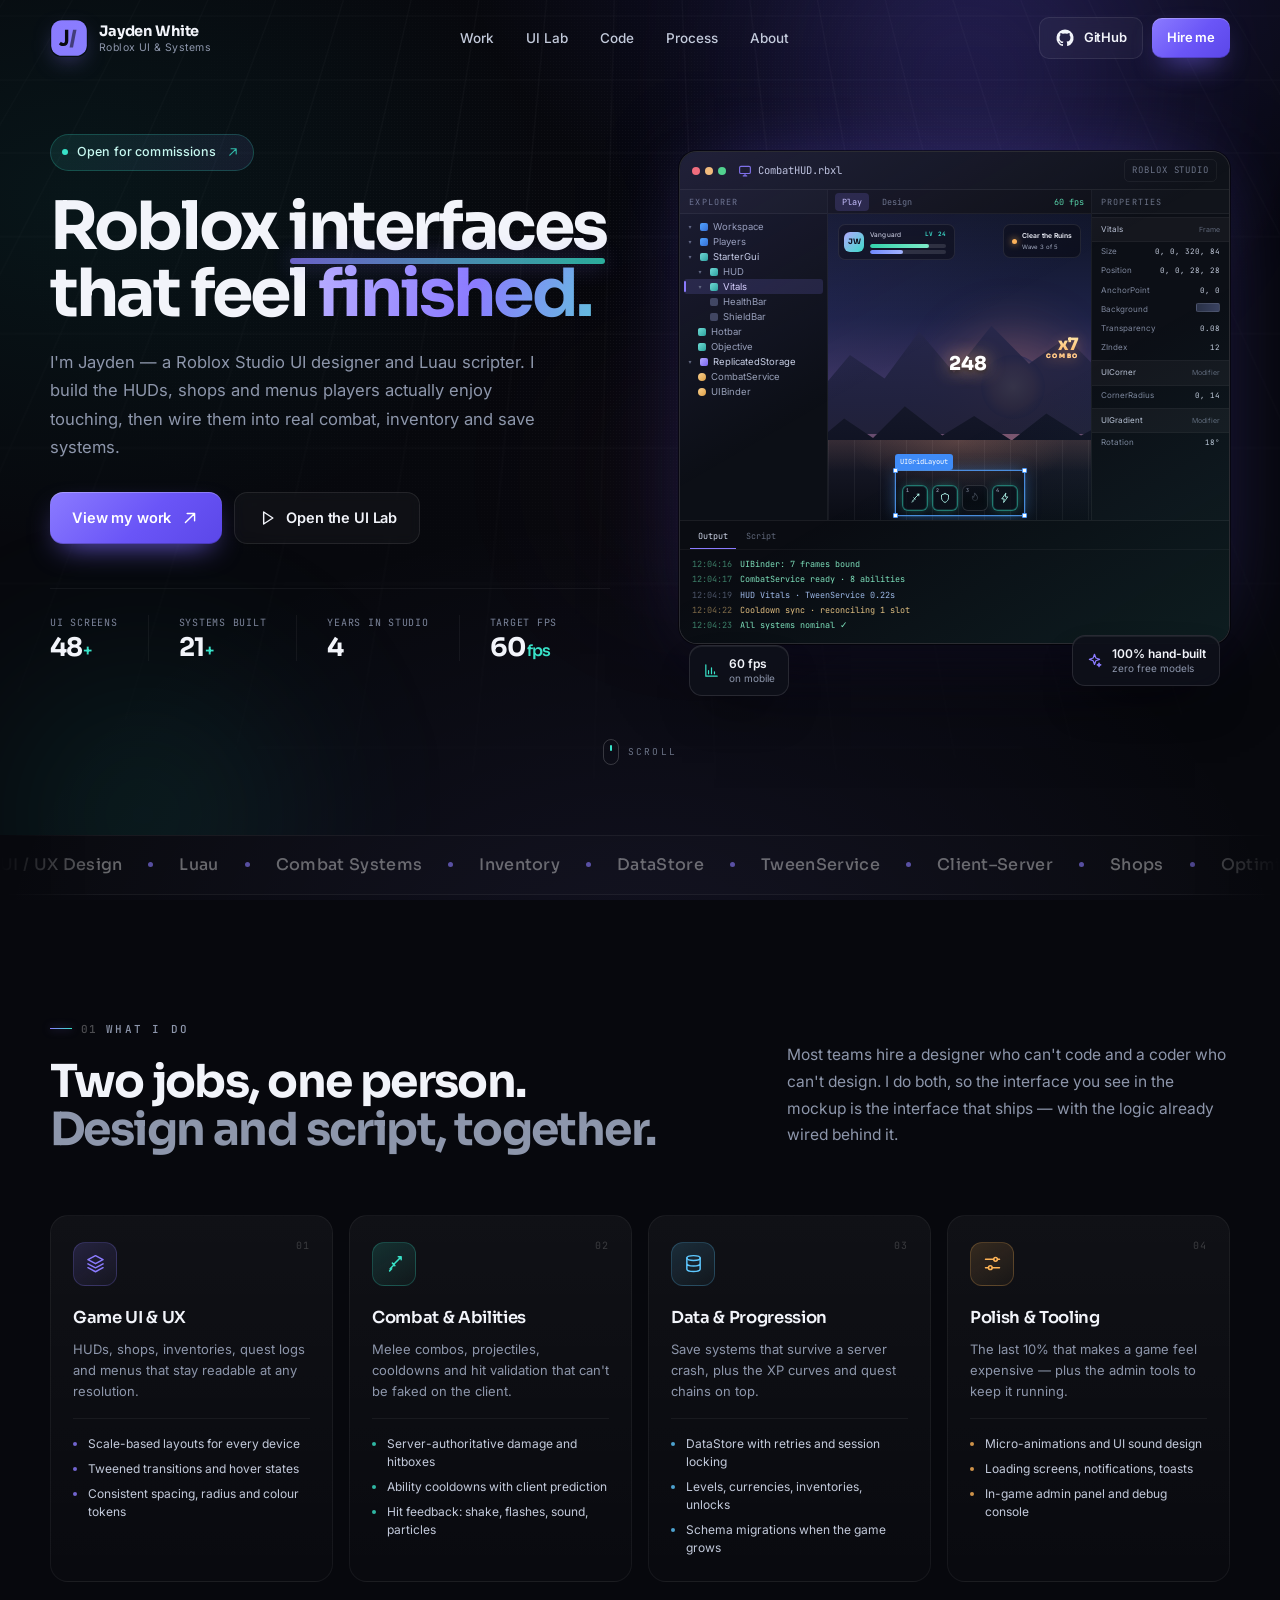
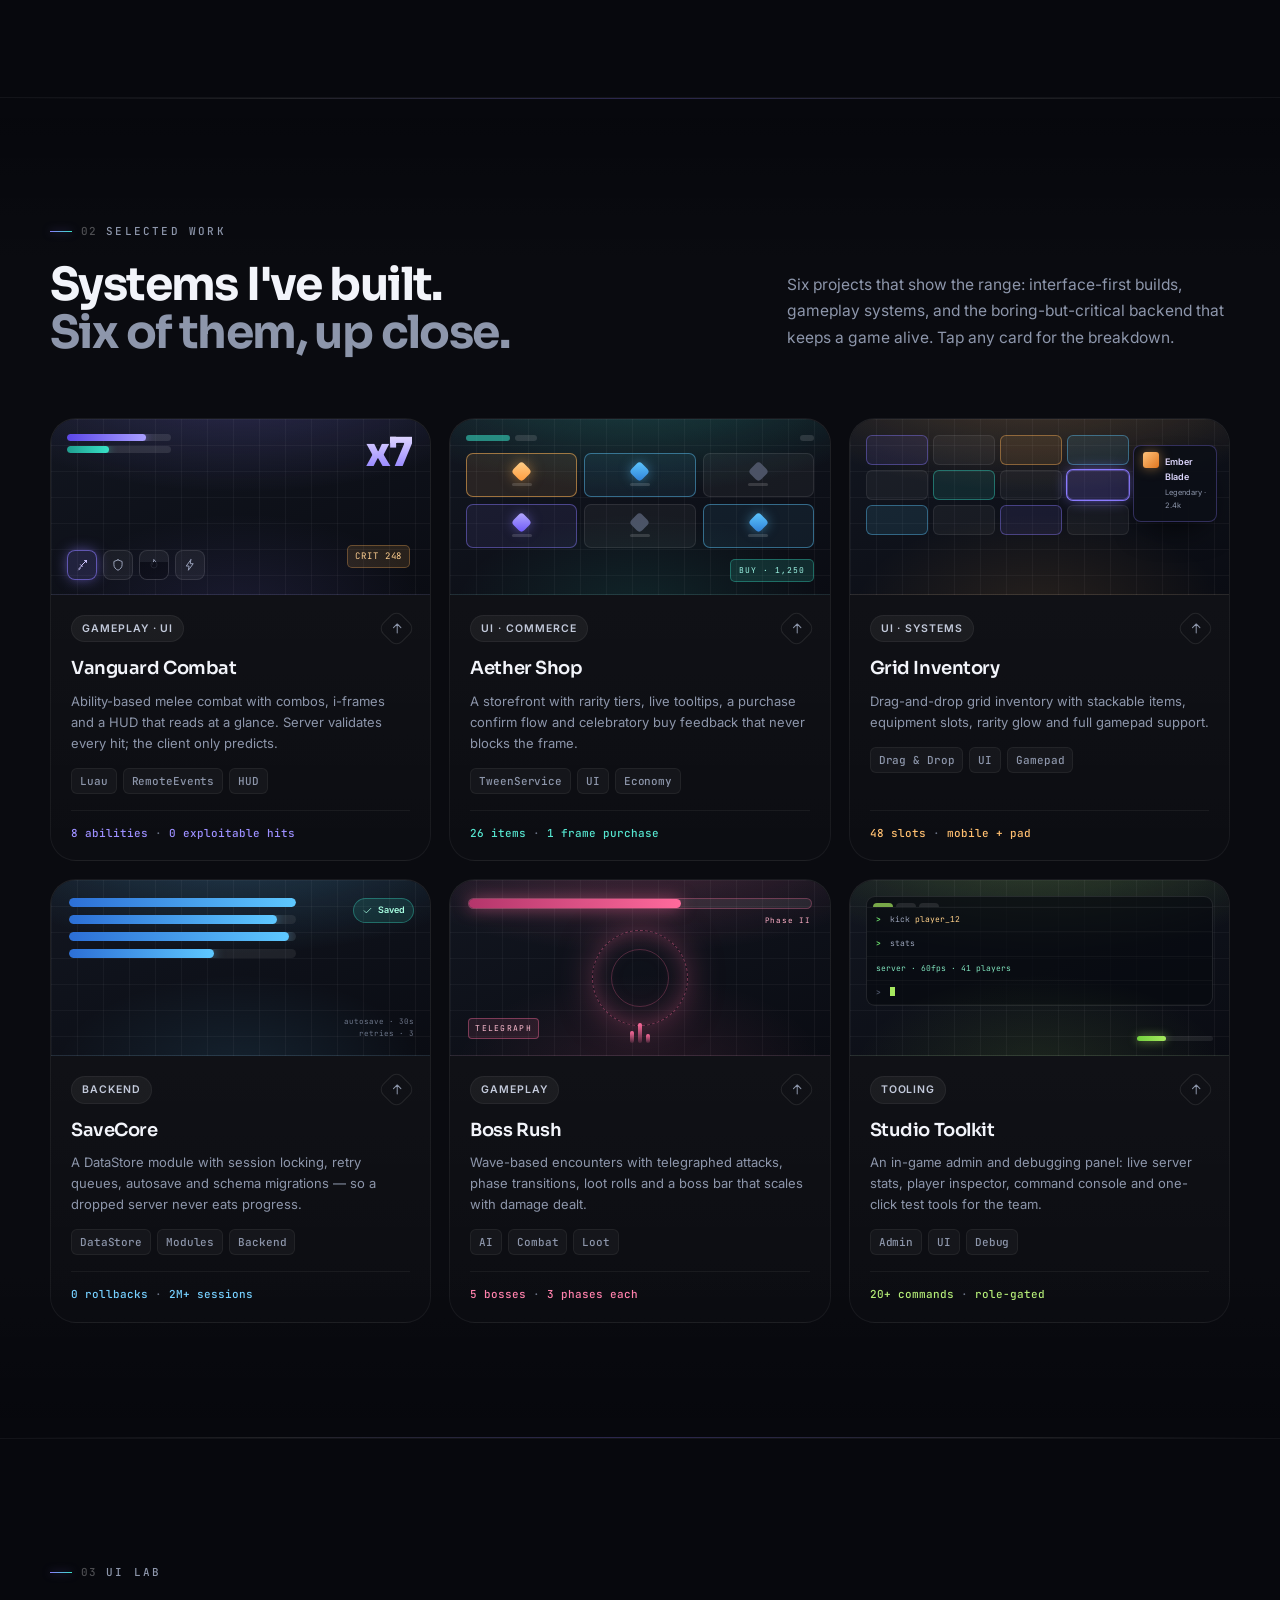
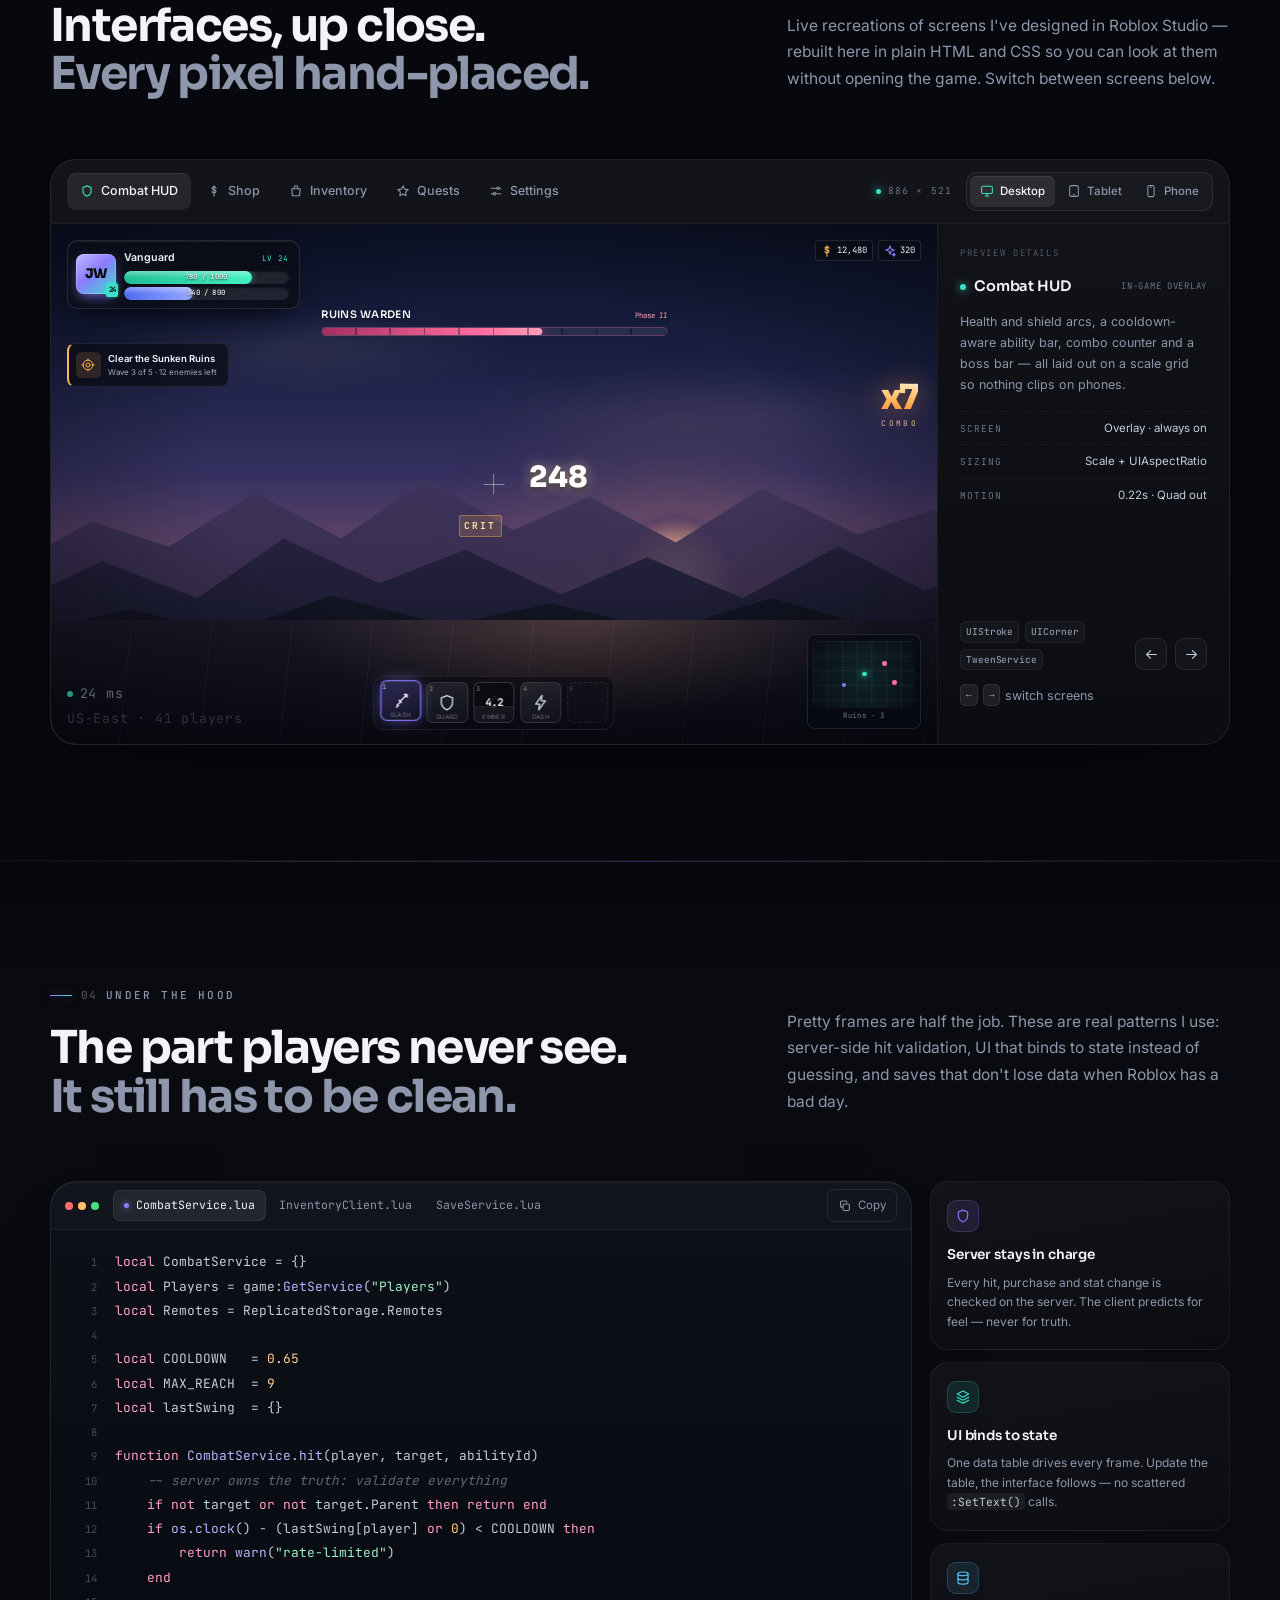
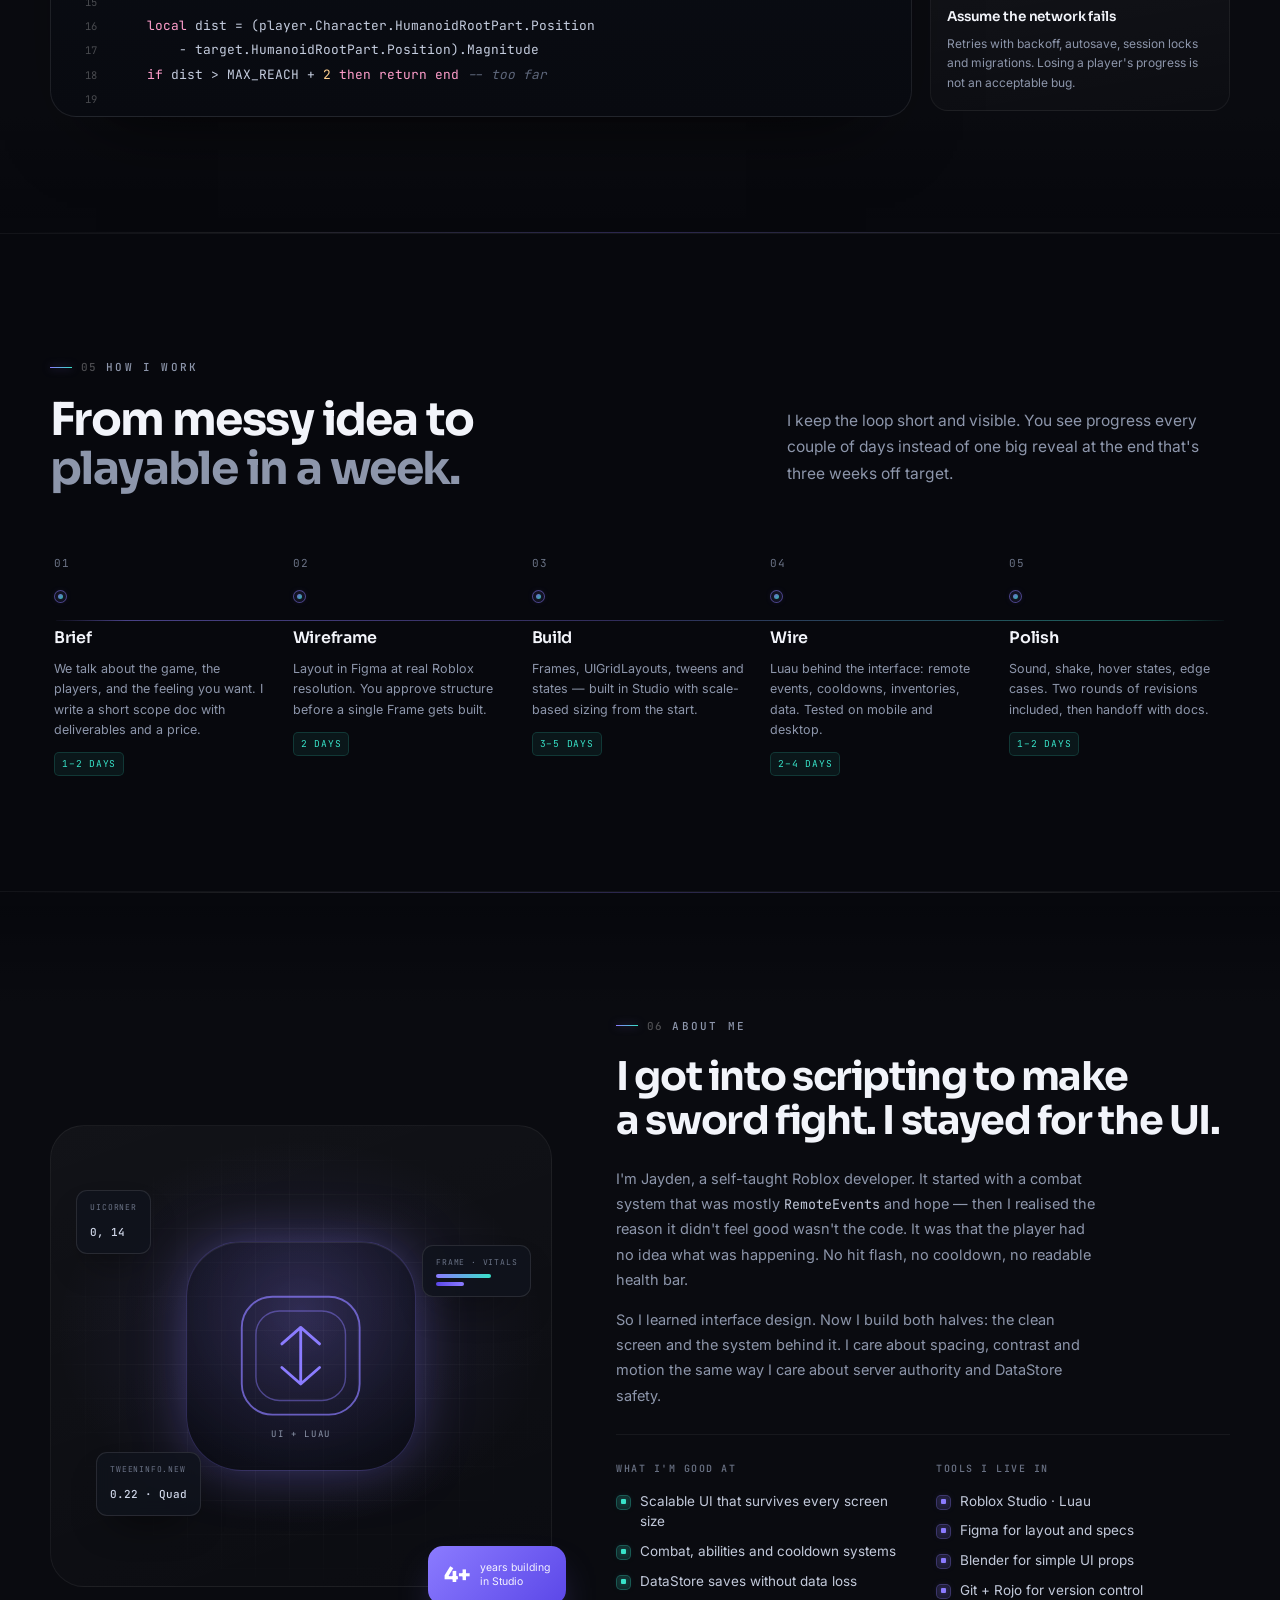
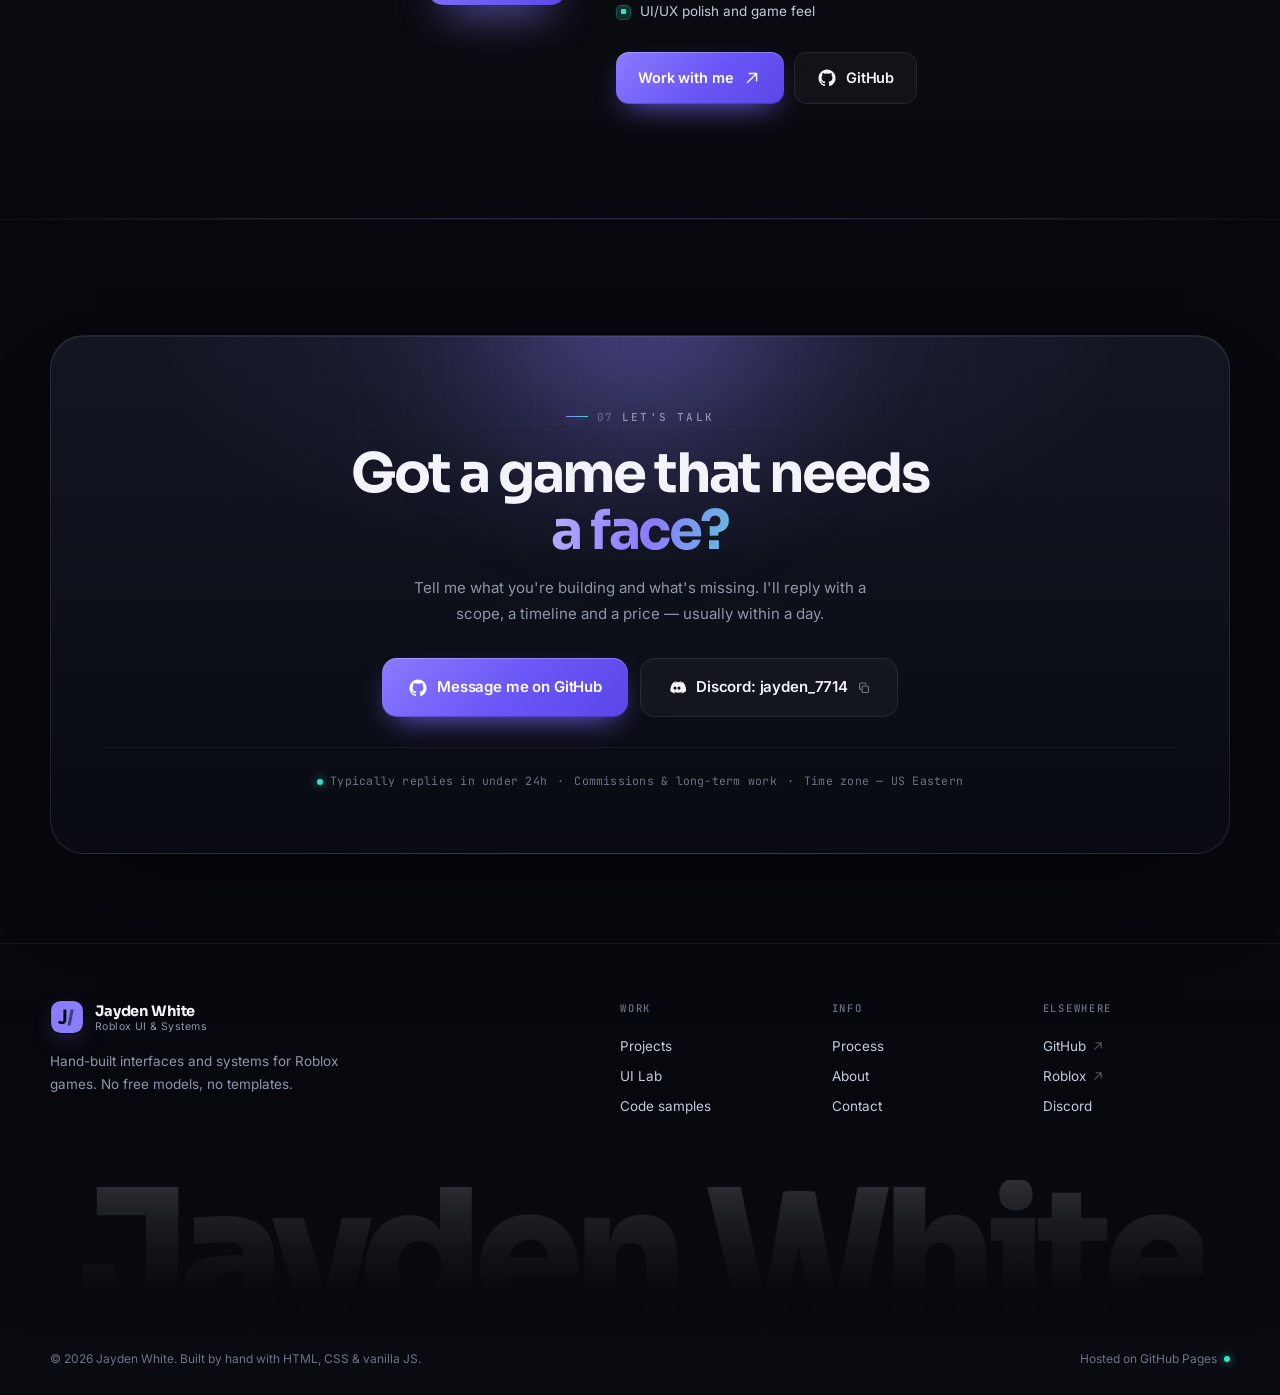
<file: index.html>
<!DOCTYPE html>
<html lang="en">
<head>
<meta charset="utf-8" />
<meta name="viewport" content="width=device-width, initial-scale=1" />
<title>Jayden White — Roblox UI Designer &amp; Luau Scripter</title>
<meta name="description" content="Jayden White designs clean, game-ready interfaces in Roblox Studio and scripts the systems behind them — combat, inventory, shops and save data." />
<meta name="theme-color" content="#07080d" />
<script>document.documentElement.classList.add("js");</script>
<meta property="og:type" content="website" />
<meta property="og:title" content="Jayden White — Roblox UI Designer &amp; Luau Scripter" />
<meta property="og:description" content="Clean HUDs, shops and menus — wired to real combat, inventory and save systems." />
<meta property="og:url" content="https://jaydenwhite7714.github.io/Portfolio/" />
<meta property="og:image" content="https://jaydenwhite7714.github.io/Portfolio/assets/img/og.jpg" />
<meta property="og:image:width" content="1680" />
<meta property="og:image:height" content="882" />
<meta property="og:image:alt" content="Jayden White — Roblox UI designer and Luau scripter portfolio" />
<meta property="og:site_name" content="Jayden White" />
<meta name="twitter:card" content="summary_large_image" />
<meta name="twitter:title" content="Jayden White — Roblox UI Designer &amp; Luau Scripter" />
<meta name="twitter:description" content="Clean HUDs, shops and menus — wired to real combat, inventory and save systems." />
<meta name="twitter:image" content="https://jaydenwhite7714.github.io/Portfolio/assets/img/og.jpg" />
<link rel="canonical" href="https://jaydenwhite7714.github.io/Portfolio/" />
<link rel="icon" href="assets/img/favicon.svg" type="image/svg+xml" />
<link rel="apple-touch-icon" href="assets/img/apple-touch-icon.png" />
<link rel="preload" href="assets/fonts/inter-latin-400-normal.woff2" as="font" type="font/woff2" crossorigin />
<link rel="preload" href="assets/fonts/sora-latin-700-normal.woff2" as="font" type="font/woff2" crossorigin />
<link rel="preload" href="assets/fonts/jetbrains-mono-latin-400-normal.woff2" as="font" type="font/woff2" crossorigin />
<link rel="stylesheet" href="assets/css/core.css" />
<link rel="stylesheet" href="assets/css/sections.css" />
<link rel="stylesheet" href="assets/css/uilab.css" />
<link rel="stylesheet" href="assets/css/code.css" />
<link rel="stylesheet" href="assets/css/responsive.css" />
</head>
<body>

<a class="skip-link" href="#main">Skip to content</a>

<!-- scroll progress -->
<div class="progress" aria-hidden="true"><span class="progress__bar" id="progressBar"></span></div>

<!-- mouse spotlight -->
<div class="spotlight" id="spotlight" aria-hidden="true"></div>

<!-- ============ ICON SPRITE ============ -->
<svg class="sprite" aria-hidden="true" focusable="false" xmlns="http://www.w3.org/2000/svg">
  <defs>
    <symbol id="i-sword" viewBox="0 0 24 24">
      <path d="M19.6 4.4 11.2 12.8M19.6 4.4h-3.3M19.6 4.4v3.3M9.6 11.6l2.8 2.8M11.6 13.4 7 18M6.4 20.4 8.8 18"/>
    </symbol>
    <symbol id="i-shield" viewBox="0 0 24 24">
      <path d="M12 3.2 19 6v5.6c0 4.3-2.9 7.6-7 9.4-4.1-1.8-7-5.1-7-9.4V6l7-2.8Z"/>
    </symbol>
    <symbol id="i-flame" viewBox="0 0 24 24">
      <path d="M12 3.2s5.2 4.3 5.2 8.7a5.2 5.2 0 0 1-10.4 0c0-2.3 1-4 1-4s.3 2.6 1.6 3.2c-.2-2.6 2.6-5 2.6-7.9Z"/>
    </symbol>
    <symbol id="i-bolt" viewBox="0 0 24 24">
      <path d="M13.4 3 5.5 13.8h4.9L9.2 21l8.3-11.2h-5L13.4 3Z"/>
    </symbol>
    <symbol id="i-bag" viewBox="0 0 24 24">
      <path d="M4.8 8.2h14.4l-1 12H5.8l-1-12ZM9 8.2V6a3 3 0 0 1 6 0v2.2"/>
    </symbol>
    <symbol id="i-coin" viewBox="0 0 24 24">
      <path d="M12 3v18M15.4 7.2c0-1.4-1.5-2.2-3.4-2.2s-3.4.8-3.4 2.4c0 3.5 6.8 1.8 6.8 5.4 0 1.6-1.5 2.4-3.4 2.4s-3.4-.8-3.4-2.4"/>
    </symbol>
    <symbol id="i-gear" viewBox="0 0 24 24">
      <circle cx="12" cy="12" r="3.1"/>
      <path d="M12 2.4v3M12 18.6v3M2.4 12h3M18.6 12h3M5.2 5.2l2.1 2.1M16.7 16.7l2.1 2.1M18.8 5.2l-2.1 2.1M7.3 16.7l-2.1 2.1"/>
    </symbol>
    <symbol id="i-sparkle" viewBox="0 0 24 24">
      <path d="M12 3.2l1.9 5.3 5.3 1.9-5.3 1.9L12 17.6l-1.9-5.3L4.8 10.4l5.3-1.9L12 3.2Z"/>
      <path d="M18.4 15.6l.7 1.9 1.9.7-1.9.7-.7 1.9-.7-1.9-1.9-.7 1.9-.7.7-1.9Z"/>
    </symbol>
    <symbol id="i-chart" viewBox="0 0 24 24">
      <path d="M4 4v16h16M7.8 16.5v-4.2M12 16.5V8.2M16.2 16.5v-2.6"/>
    </symbol>
    <symbol id="i-layers" viewBox="0 0 24 24">
      <path d="M12 3 3.4 7.6 12 12.2l8.6-4.6L12 3ZM3.4 12.4 12 17l8.6-4.6M3.4 16.8 12 21.4l8.6-4.6"/>
    </symbol>
    <symbol id="i-cursor" viewBox="0 0 24 24">
      <path d="M5.5 3.5 18 11l-5.6 1.4L10 19 5.5 3.5Z"/>
    </symbol>
    <symbol id="i-arrow" viewBox="0 0 24 24">
      <path d="M6.5 17.5 17.5 6.5M8.6 6.5h8.9v8.9"/>
    </symbol>
    <symbol id="i-play" viewBox="0 0 24 24">
      <path d="M8 4.8 19 12 8 19.2V4.8Z"/>
    </symbol>
    <symbol id="i-copy" viewBox="0 0 24 24">
      <rect x="8.6" y="8.6" width="11" height="11" rx="2.4"/>
      <path d="M15.4 5.6A2.4 2.4 0 0 0 13 3.4H6.8A2.4 2.4 0 0 0 4.4 5.8v6.2a2.4 2.4 0 0 0 2.2 2.4"/>
    </symbol>
    <symbol id="i-check" viewBox="0 0 24 24">
      <path d="M4.8 12.6 9.4 17.2 19.2 7.4"/>
    </symbol>
    <symbol id="i-close" viewBox="0 0 24 24">
      <path d="M6 6l12 12M18 6 6 18"/>
    </symbol>
    <symbol id="i-menu" viewBox="0 0 24 24">
      <path d="M4 7h16M4 12h16M4 17h16"/>
    </symbol>
    <symbol id="i-star" viewBox="0 0 24 24">
      <path d="M12 3.2l2.7 5.6 6.1.9-4.4 4.3 1 6.1-5.4-2.9-5.4 2.9 1-6.1L3.2 9.7l6.1-.9L12 3.2Z"/>
    </symbol>
    <symbol id="i-clock" viewBox="0 0 24 24">
      <circle cx="12" cy="12" r="8.6"/><path d="M12 7.2V12l3.4 2"/>
    </symbol>
    <symbol id="i-target" viewBox="0 0 24 24">
      <circle cx="12" cy="12" r="8.4"/><circle cx="12" cy="12" r="3.6"/><path d="M12 1.6v3M12 19.4v3M1.6 12h3M19.4 12h3"/>
    </symbol>
    <symbol id="i-volume" viewBox="0 0 24 24">
      <path d="M4.2 9.4h3.1L12 5.6v12.8L7.3 14.6H4.2V9.4Z"/>
      <path d="M15.6 9.2a4 4 0 0 1 0 5.6M18.2 6.6a7.6 7.6 0 0 1 0 10.8"/>
    </symbol>
    <symbol id="i-wand" viewBox="0 0 24 24">
      <path d="M4.5 19.5 15 9M17.6 3.2l.9 2.4 2.4.9-2.4.9-.9 2.4-.9-2.4-2.4-.9 2.4-.9.9-2.4Z"/>
    </symbol>
    <symbol id="i-sliders" viewBox="0 0 24 24">
      <path d="M4 7.2h9.4M17.6 7.2H20M4 16.8h3.4M11.6 16.8H20"/>
      <circle cx="15.5" cy="7.2" r="2.1"/><circle cx="9.5" cy="16.8" r="2.1"/>
    </symbol>
    <symbol id="i-code" viewBox="0 0 24 24">
      <path d="M8.5 6.8 3.4 12l5.1 5.2M15.5 6.8 20.6 12l-5.1 5.2"/>
    </symbol>
    <symbol id="i-database" viewBox="0 0 24 24">
      <ellipse cx="12" cy="5.8" rx="7.6" ry="2.8"/>
      <path d="M4.4 5.8v12.4c0 1.6 3.4 2.9 7.6 2.9s7.6-1.3 7.6-2.9V5.8M4.4 12c0 1.6 3.4 2.9 7.6 2.9s7.6-1.3 7.6-2.9"/>
    </symbol>
    <symbol id="i-monitor" viewBox="0 0 24 24">
      <rect x="2.8" y="4" width="18.4" height="12.4" rx="2.2"/><path d="M9 20.4h6M12 16.4v4"/>
    </symbol>
    <symbol id="i-tablet" viewBox="0 0 24 24">
      <rect x="4.6" y="2.8" width="14.8" height="18.4" rx="2.4"/><path d="M11 18.4h2"/>
    </symbol>
    <symbol id="i-phone" viewBox="0 0 24 24">
      <rect x="6.6" y="2.4" width="10.8" height="19.2" rx="2.6"/><path d="M10.6 5.2h2.8"/>
    </symbol>
    <symbol id="i-user" viewBox="0 0 24 24">
      <circle cx="12" cy="8.2" r="3.8"/><path d="M4.6 20.2a7.4 7.4 0 0 1 14.8 0"/>
    </symbol>
    <symbol id="i-mail" viewBox="0 0 24 24">
      <rect x="2.8" y="5.2" width="18.4" height="13.6" rx="2.4"/><path d="m3.6 6.6 8.4 6.2 8.4-6.2"/>
    </symbol>
    <symbol id="i-github" viewBox="0 0 24 24">
      <path fill="currentColor" stroke="none" d="M12 1.8a10.2 10.2 0 0 0-3.23 19.88c.51.1.7-.22.7-.49v-1.9c-2.84.62-3.44-1.2-3.44-1.2-.46-1.18-1.13-1.5-1.13-1.5-.93-.63.07-.62.07-.62 1.02.08 1.56 1.05 1.56 1.05.91 1.56 2.39 1.11 2.97.85.09-.66.36-1.11.65-1.37-2.27-.26-4.65-1.14-4.65-5.06 0-1.12.4-2.03 1.05-2.75-.11-.26-.46-1.3.1-2.71 0 0 .86-.27 2.8 1.05a9.7 9.7 0 0 1 5.1 0c1.94-1.32 2.8-1.05 2.8-1.05.56 1.41.21 2.45.1 2.71.65.72 1.05 1.63 1.05 2.75 0 3.93-2.39 4.8-4.66 5.05.37.32.7.94.7 1.9v2.82c0 .27.18.6.7.49A10.2 10.2 0 0 0 12 1.8Z"/>
    </symbol>
    <symbol id="i-discord" viewBox="0 0 24 24">
      <path fill="currentColor" stroke="none" d="M19.6 5.4A16.4 16.4 0 0 0 15.6 4l-.3.6a13 13 0 0 1 3.5 1.6 12.5 12.5 0 0 0-10.7 0A13 13 0 0 1 11.6 4.6L11.3 4a16.4 16.4 0 0 0-4 1.4C4.5 9.1 3.8 12.6 4.1 16a16.6 16.6 0 0 0 5 2.5l.6-1a11 11 0 0 1-1.7-.8l.4-.3a11.8 11.8 0 0 0 10.1 0l.4.3a11 11 0 0 1-1.7.8l.6 1a16.6 16.6 0 0 0 5-2.5c.4-3.9-.6-7.3-3.2-10.6ZM9.6 14.1c-1 0-1.8-.9-1.8-2s.8-2 1.8-2 1.8.9 1.8 2-.8 2-1.8 2Zm4.8 0c-1 0-1.8-.9-1.8-2s.8-2 1.8-2 1.8.9 1.8 2-.8 2-1.8 2Z"/>
    </symbol>
  </defs>
</svg>

<!-- ============ NAV ============ -->
<header class="nav" id="nav">
  <div class="wrap nav__inner">
    <a class="brand" href="#top" aria-label="Jayden White — home">
      <span class="brand__mark" aria-hidden="true">
        <svg viewBox="0 0 32 32"><defs><linearGradient id="bm" x1="0" y1="0" x2="32" y2="32"><stop stop-color="#8b7bff"/><stop offset="1" stop-color="#38e2c8"/></linearGradient></defs><rect x="1" y="1" width="30" height="30" rx="9" fill="url(#bm)"/><path d="M12 9h3.4v9.6c0 2.6-1.6 4.2-4.2 4.2-1.6 0-2.9-.6-3.7-1.6l1.7-2c.5.6 1.1 1 1.9 1 1 0 1.5-.6 1.5-1.7V9Z" fill="#080a0f"/><path d="M19.4 9h2.9l-2.9 15h-2.9l2.9-15Z" fill="#080a0f" opacity=".55"/></svg>
      </span>
      <span class="brand__text">
        <strong>Jayden White</strong>
        <em>Roblox UI &amp; Systems</em>
      </span>
    </a>

    <nav class="nav__links" id="navLinks" aria-label="Primary">
      <span class="nav__pill" id="navPill" aria-hidden="true"></span>
      <a href="#work" class="nav__link">Work</a>
      <a href="#lab" class="nav__link">UI Lab</a>
      <a href="#code" class="nav__link">Code</a>
      <a href="#process" class="nav__link">Process</a>
      <a href="#about" class="nav__link">About</a>
    </nav>

    <div class="nav__actions">
      <a class="btn btn--ghost btn--sm nav__github" href="https://github.com/jaydenwhite7714" target="_blank" rel="noopener">
        <svg class="ico" aria-hidden="true"><use href="#i-github"/></svg>
        <span>GitHub</span>
      </a>
      <a class="btn btn--primary btn--sm" href="#contact">Hire me</a>
      <button class="nav__burger" id="navBurger" aria-label="Open menu" aria-expanded="false" aria-controls="navDrawer">
        <svg class="ico nav__burger-open" aria-hidden="true"><use href="#i-menu"/></svg>
        <svg class="ico nav__burger-close" aria-hidden="true"><use href="#i-close"/></svg>
      </button>
    </div>
  </div>

  <div class="nav__scrim" id="navScrim" hidden></div>
  <div class="drawer" id="navDrawer" hidden>
    <a href="#work">Work</a>
    <a href="#lab">UI Lab</a>
    <a href="#code">Code</a>
    <a href="#process">Process</a>
    <a href="#about">About</a>
    <a href="#contact" class="drawer__cta">Hire me</a>
  </div>
</header>

<main id="main">

<!-- ============ HERO ============ -->
<section class="hero" id="top" aria-label="Introduction">
  <div class="hero__bg" aria-hidden="true">
    <div class="hero__grid"></div>
    <div class="blob blob--a"></div>
    <div class="blob blob--b"></div>
    <div class="blob blob--c"></div>
    <div class="hero__noise"></div>
  </div>

  <div class="wrap hero__inner">
    <div class="hero__copy">
      <a class="pill reveal" href="#contact">
        <span class="pill__dot"></span>
        Open for commissions
        <svg class="ico ico--xs" aria-hidden="true"><use href="#i-arrow"/></svg>
      </a>

      <h1 class="hero__title reveal" style="--d:.06s">
        Roblox <span class="hero__hl">interfaces</span> that feel
        <span class="grad">finished.</span>
      </h1>

      <p class="hero__lede reveal" style="--d:.12s">
        I'm Jayden — a Roblox Studio UI designer and Luau scripter. I build the HUDs,
        shops and menus players actually enjoy touching, then wire them into real
        combat, inventory and save systems.
      </p>

      <div class="hero__cta reveal" style="--d:.18s">
        <a class="btn btn--primary" href="#work">
          <span>View my work</span>
          <svg class="ico" aria-hidden="true"><use href="#i-arrow"/></svg>
        </a>
        <a class="btn btn--ghost" href="#lab">
          <svg class="ico" aria-hidden="true"><use href="#i-play"/></svg>
          <span>Open the UI Lab</span>
        </a>
      </div>

      <dl class="stats reveal" style="--d:.24s">
        <div class="stats__item">
          <dt>UI screens</dt>
          <dd><span class="count" data-count="48">48</span><span class="stats__plus">+</span></dd>
        </div>
        <div class="stats__item">
          <dt>Systems built</dt>
          <dd><span class="count" data-count="21">21</span><span class="stats__plus">+</span></dd>
        </div>
        <div class="stats__item">
          <dt>Years in Studio</dt>
          <dd><span class="count" data-count="4">4</span></dd>
        </div>
        <div class="stats__item">
          <dt>Target FPS</dt>
          <dd><span class="count" data-count="60">60</span><span class="stats__plus">fps</span></dd>
        </div>
      </dl>
    </div>

    <!-- Studio window mock -->
    <div class="hero__visual reveal" style="--d:.2s">
      <div class="studio" id="studio" data-tilt>
        <div class="studio__glow" aria-hidden="true"></div>
        <div class="studio__bar">
          <span class="dots" aria-hidden="true"><i></i><i></i><i></i></span>
          <span class="studio__file">
            <svg class="ico ico--xs" aria-hidden="true"><use href="#i-monitor"/></svg>
            CombatHUD.rbxl
          </span>
          <span class="studio__badge" aria-hidden="true">Roblox Studio</span>
        </div>

        <div class="studio__body">
          <aside class="explorer" aria-hidden="true">
            <div class="panel__head">Explorer</div>
            <ul class="tree">
              <li class="tree__row"><span class="tree__caret">▾</span><span class="tree__ico tree__ico--world"></span>Workspace</li>
              <li class="tree__row"><span class="tree__caret">▾</span><span class="tree__ico tree__ico--world"></span>Players</li>
              <li class="tree__row tree__row--open"><span class="tree__caret">▾</span><span class="tree__ico tree__ico--ui"></span>StarterGui</li>
              <li class="tree__row tree__row--indent"><span class="tree__caret">▾</span><span class="tree__ico tree__ico--ui"></span>HUD</li>
              <li class="tree__row tree__row--indent tree__row--sel"><span class="tree__caret">▾</span><span class="tree__ico tree__ico--ui"></span>Vitals
                <span class="tree__sel-line"></span>
              </li>
              <li class="tree__row tree__row--indent2"><span class="tree__ico tree__ico--frame"></span>HealthBar</li>
              <li class="tree__row tree__row--indent2"><span class="tree__ico tree__ico--frame"></span>ShieldBar</li>
              <li class="tree__row tree__row--indent"><span class="tree__ico tree__ico--ui"></span>Hotbar</li>
              <li class="tree__row tree__row--indent"><span class="tree__ico tree__ico--ui"></span>Objective</li>
              <li class="tree__row tree__row--open"><span class="tree__caret">▾</span><span class="tree__ico tree__ico--script"></span>ReplicatedStorage</li>
              <li class="tree__row tree__row--indent"><span class="tree__ico tree__ico--module"></span>CombatService</li>
              <li class="tree__row tree__row--indent"><span class="tree__ico tree__ico--module"></span>UIBinder</li>
            </ul>
          </aside>

          <div class="viewport" aria-hidden="true">
            <div class="viewport__top">
              <span class="viewport__tab is-active">Play</span>
              <span class="viewport__tab">Design</span>
              <span class="viewport__fps">60 fps</span>
            </div>
            <div class="viewport__scene">
              <div class="scene__sky"></div>
              <div class="scene__sun"></div>
              <div class="scene__ridge scene__ridge--back"></div>
              <div class="scene__ridge scene__ridge--front"></div>
              <div class="scene__floor"></div>

              <!-- mini HUD -->
              <div class="mini">
                <div class="mini__vitals">
                  <div class="mini__avatar">JW</div>
                  <div class="mini__bars">
                    <div class="mini__name"><span>Vanguard</span><b>LV 24</b></div>
                    <div class="mini__bar mini__bar--hp"><i></i></div>
                    <div class="mini__bar mini__bar--sh"><i></i></div>
                  </div>
                </div>

                <div class="mini__quest">
                  <span class="mini__quest-dot"></span>
                  <div>
                    <b>Clear the Ruins</b>
                    <em>Wave 3 of 5</em>
                  </div>
                </div>

                <div class="mini__hotbar">
                  <span class="mini__slot is-ready"><b>1</b><svg class="ico"><use href="#i-sword"/></svg></span>
                  <span class="mini__slot is-ready"><b>2</b><svg class="ico"><use href="#i-shield"/></svg></span>
                  <span class="mini__slot is-cool" style="--p:64%"><b>3</b><svg class="ico"><use href="#i-flame"/></svg><i class="mini__cool"></i></span>
                  <span class="mini__slot is-ready"><b>4</b><svg class="ico"><use href="#i-bolt"/></svg></span>
                </div>

                <div class="mini__dmg">248</div>
                <div class="mini__combo">x7 <span>COMBO</span></div>
              </div>

              <div class="sel-box" aria-hidden="true">
                <span class="sel-box__tag">UIGridLayout</span>
                <i></i><i></i><i></i><i></i>
              </div>
            </div>
          </div>

          <aside class="props" aria-hidden="true">
            <div class="panel__head">Properties</div>
            <div class="props__group">Vitals <span>Frame</span></div>
            <div class="props__row"><span>Size</span><b>0, 0, 320, 84</b></div>
            <div class="props__row"><span>Position</span><b>0, 0, 28, 28</b></div>
            <div class="props__row"><span>AnchorPoint</span><b>0, 0</b></div>
            <div class="props__row"><span>Background</span><b class="prop-swatch"></b></div>
            <div class="props__row"><span>Transparency</span><b>0.08</b></div>
            <div class="props__row"><span>ZIndex</span><b>12</b></div>
            <div class="props__group">UICorner <span>Modifier</span></div>
            <div class="props__row"><span>CornerRadius</span><b>0, 14</b></div>
            <div class="props__group">UIGradient <span>Modifier</span></div>
            <div class="props__row"><span>Rotation</span><b>18°</b></div>
          </aside>
        </div>

        <div class="studio__console">
          <div class="console__tabs" aria-hidden="true"><span class="is-active">Output</span><span>Script</span></div>
          <div class="console__log" id="consoleLog" aria-hidden="true">
            <p class="log log--ok"><span>12:04:16</span> UIBinder: 7 frames bound</p>
            <p class="log log--ok"><span>12:04:17</span> CombatService ready · 8 abilities</p>
            <p class="log log--info"><span>12:04:19</span> HUD Vitals · TweenService 0.22s</p>
            <p class="log log--warn"><span>12:04:22</span> Cooldown sync · reconciling 1 slot</p>
            <p class="log log--ok"><span>12:04:23</span> All systems nominal ✓</p>
          </div>
        </div>
      </div>

      <div class="floating floating--fps" aria-hidden="true">
        <svg class="ico"><use href="#i-chart"/></svg>
        <div><b>60 fps</b><span>on mobile</span></div>
      </div>
      <div class="floating floating--clean" aria-hidden="true">
        <svg class="ico"><use href="#i-sparkle"/></svg>
        <div><b>100% hand-built</b><span>zero free models</span></div>
      </div>
    </div>
  </div>

  <div class="scroll-cue" aria-hidden="true"><span></span>scroll</div>
</section>

<!-- ============ MARQUEE ============ -->
<div class="marquee" aria-hidden="true">
  <div class="marquee__track">
    <span>UI / UX Design</span><i></i>
    <span>Luau</span><i></i>
    <span>Combat Systems</span><i></i>
    <span>Inventory</span><i></i>
    <span>DataStore</span><i></i>
    <span>TweenService</span><i></i>
    <span>Client–Server</span><i></i>
    <span>Shops</span><i></i>
    <span>Optimisation</span><i></i>
    <span>Game Feel</span><i></i>
    <span>UI / UX Design</span><i></i>
    <span>Luau</span><i></i>
    <span>Combat Systems</span><i></i>
    <span>Inventory</span><i></i>
    <span>DataStore</span><i></i>
    <span>TweenService</span><i></i>
    <span>Client–Server</span><i></i>
    <span>Shops</span><i></i>
    <span>Optimisation</span><i></i>
    <span>Game Feel</span><i></i>
  </div>
</div>

<!-- ============ SERVICES ============ -->
<section class="section" id="services" aria-label="What I do">
  <div class="wrap">
    <div class="sec-head">
      <div class="reveal">
        <span class="eyebrow"><i></i><b>01</b> What I do</span>
        <h2 class="sec-title">Two jobs, one person.<br /><span class="muted">Design and script, together.</span></h2>
      </div>
      <p class="sec-sub reveal" style="--d:.08s">
        Most teams hire a designer who can't code and a coder who can't design.
        I do both, so the interface you see in the mockup is the interface that ships —
        with the logic already wired behind it.
      </p>
    </div>

    <div class="cards">
      <article class="svc reveal" style="--d:.02s">
        <span class="svc__num" aria-hidden="true">01</span>
        <div class="svc__icon"><svg class="ico"><use href="#i-layers"/></svg></div>
        <h3>Game UI &amp; UX</h3>
        <p>HUDs, shops, inventories, quest logs and menus that stay readable at any resolution.</p>
        <ul class="svc__list">
          <li>Scale-based layouts for every device</li>
          <li>Tweened transitions and hover states</li>
          <li>Consistent spacing, radius and colour tokens</li>
        </ul>
        <span class="svc__glow" aria-hidden="true"></span>
      </article>

      <article class="svc reveal" style="--d:.08s">
        <span class="svc__num" aria-hidden="true">02</span>
        <div class="svc__icon"><svg class="ico"><use href="#i-sword"/></svg></div>
        <h3>Combat &amp; Abilities</h3>
        <p>Melee combos, projectiles, cooldowns and hit validation that can't be faked on the client.</p>
        <ul class="svc__list">
          <li>Server-authoritative damage and hitboxes</li>
          <li>Ability cooldowns with client prediction</li>
          <li>Hit feedback: shake, flashes, sound, particles</li>
        </ul>
        <span class="svc__glow" aria-hidden="true"></span>
      </article>

      <article class="svc reveal" style="--d:.14s">
        <span class="svc__num" aria-hidden="true">03</span>
        <div class="svc__icon"><svg class="ico"><use href="#i-database"/></svg></div>
        <h3>Data &amp; Progression</h3>
        <p>Save systems that survive a server crash, plus the XP curves and quest chains on top.</p>
        <ul class="svc__list">
          <li>DataStore with retries and session locking</li>
          <li>Levels, currencies, inventories, unlocks</li>
          <li>Schema migrations when the game grows</li>
        </ul>
        <span class="svc__glow" aria-hidden="true"></span>
      </article>

      <article class="svc reveal" style="--d:.2s">
        <span class="svc__num" aria-hidden="true">04</span>
        <div class="svc__icon"><svg class="ico"><use href="#i-sliders"/></svg></div>
        <h3>Polish &amp; Tooling</h3>
        <p>The last 10% that makes a game feel expensive — plus the admin tools to keep it running.</p>
        <ul class="svc__list">
          <li>Micro-animations and UI sound design</li>
          <li>Loading screens, notifications, toasts</li>
          <li>In-game admin panel and debug console</li>
        </ul>
        <span class="svc__glow" aria-hidden="true"></span>
      </article>
    </div>
  </div>
</section>

<!-- ============ WORK ============ -->
<section class="section section--alt" id="work" aria-label="Selected work">
  <div class="wrap">
    <div class="sec-head">
      <div class="reveal">
        <span class="eyebrow"><i></i><b>02</b> Selected work</span>
        <h2 class="sec-title">Systems I've built.<br /><span class="muted">Six of them, up close.</span></h2>
      </div>
      <p class="sec-sub reveal" style="--d:.08s">
        Six projects that show the range: interface-first builds, gameplay systems,
        and the boring-but-critical backend that keeps a game alive. Tap any card
        for the breakdown.
      </p>
    </div>

    <div class="projects">

      <article class="proj reveal" data-project="combat" tabindex="0" role="button" aria-haspopup="dialog" style="--accent:#8b7bff;--d:.02s">
        <div class="proj__preview pv-combat" aria-hidden="true">
          <div class="pv-combat__hud">
            <span class="pv-combat__bar"><i style="width:76%"></i></span>
            <span class="pv-combat__bar pv-combat__bar--sh"><i style="width:40%"></i></span>
          </div>
          <div class="pv-combat__slots">
            <span class="is-on"><svg class="ico"><use href="#i-sword"/></svg></span>
            <span><svg class="ico"><use href="#i-shield"/></svg></span>
            <span class="is-cool"><svg class="ico"><use href="#i-flame"/></svg></span>
            <span><svg class="ico"><use href="#i-bolt"/></svg></span>
          </div>
          <span class="pv-combat__combo">x7</span>
          <span class="pv-combat__hit">CRIT 248</span>
        </div>
        <div class="proj__body">
          <div class="proj__top">
            <span class="chip">Gameplay · UI</span>
            <span class="proj__arrow"><svg class="ico"><use href="#i-arrow"/></svg></span>
          </div>
          <h3>Vanguard Combat</h3>
          <p>Ability-based melee combat with combos, i-frames and a HUD that reads at a glance. Server validates every hit; the client only predicts.</p>
          <div class="tags"><span>Luau</span><span>RemoteEvents</span><span>HUD</span></div>
          <div class="proj__foot"><b>8 abilities</b><span>·</span><b>0 exploitable hits</b></div>
        </div>
      </article>

      <article class="proj reveal" data-project="shop" tabindex="0" role="button" aria-haspopup="dialog" style="--accent:#38e2c8;--d:.07s">
        <div class="proj__preview pv-shop" aria-hidden="true">
          <div class="pv-shop__head"><span></span><span></span><span></span></div>
          <div class="pv-shop__grid">
            <div class="pv-shop__item pv-shop__item--legendary"><i></i><span></span></div>
            <div class="pv-shop__item pv-shop__item--rare"><i></i><span></span></div>
            <div class="pv-shop__item"><i></i><span></span></div>
            <div class="pv-shop__item pv-shop__item--epic"><i></i><span></span></div>
            <div class="pv-shop__item"><i></i><span></span></div>
            <div class="pv-shop__item pv-shop__item--rare"><i></i><span></span></div>
          </div>
          <div class="pv-shop__buy">BUY · 1,250</div>
        </div>
        <div class="proj__body">
          <div class="proj__top">
            <span class="chip">UI · Commerce</span>
            <span class="proj__arrow"><svg class="ico"><use href="#i-arrow"/></svg></span>
          </div>
          <h3>Aether Shop</h3>
          <p>A storefront with rarity tiers, live tooltips, a purchase confirm flow and celebratory buy feedback that never blocks the frame.</p>
          <div class="tags"><span>TweenService</span><span>UI</span><span>Economy</span></div>
          <div class="proj__foot"><b>26 items</b><span>·</span><b>1 frame purchase</b></div>
        </div>
      </article>

      <article class="proj reveal" data-project="inventory" tabindex="0" role="button" aria-haspopup="dialog" style="--accent:#ffb457;--d:.12s">
        <div class="proj__preview pv-inv" aria-hidden="true">
          <div class="pv-inv__grid">
            <span class="r2"></span><span></span><span class="r3"></span><span class="r1"></span>
            <span></span><span class="r4"></span><span></span><span class="r2 is-sel"></span>
            <span class="r1"></span><span></span><span class="r2"></span><span></span>
          </div>
          <div class="pv-inv__tooltip">
            <b>Ember Blade</b><em>Legendary · 2.4k</em>
          </div>
        </div>
        <div class="proj__body">
          <div class="proj__top">
            <span class="chip">UI · Systems</span>
            <span class="proj__arrow"><svg class="ico"><use href="#i-arrow"/></svg></span>
          </div>
          <h3>Grid Inventory</h3>
          <p>Drag-and-drop grid inventory with stackable items, equipment slots, rarity glow and full gamepad support.</p>
          <div class="tags"><span>Drag &amp; Drop</span><span>UI</span><span>Gamepad</span></div>
          <div class="proj__foot"><b>48 slots</b><span>·</span><b>mobile + pad</b></div>
        </div>
      </article>

      <article class="proj reveal" data-project="save" tabindex="0" role="button" aria-haspopup="dialog" style="--accent:#5ec8ff;--d:.02s">
        <div class="proj__preview pv-save" aria-hidden="true">
          <div class="pv-save__rows">
            <span><i style="width:100%"></i></span>
            <span><i style="width:92%"></i></span>
            <span><i style="width:97%"></i></span>
            <span><i style="width:64%"></i></span>
          </div>
          <div class="pv-save__badge"><svg class="ico"><use href="#i-check"/></svg> Saved</div>
          <div class="pv-save__meta">autosave · 30s<br />retries · 3</div>
        </div>
        <div class="proj__body">
          <div class="proj__top">
            <span class="chip">Backend</span>
            <span class="proj__arrow"><svg class="ico"><use href="#i-arrow"/></svg></span>
          </div>
          <h3>SaveCore</h3>
          <p>A DataStore module with session locking, retry queues, autosave and schema migrations — so a dropped server never eats progress.</p>
          <div class="tags"><span>DataStore</span><span>Modules</span><span>Backend</span></div>
          <div class="proj__foot"><b>0 rollbacks</b><span>·</span><b>2M+ sessions</b></div>
        </div>
      </article>

      <article class="proj reveal" data-project="boss" tabindex="0" role="button" aria-haspopup="dialog" style="--accent:#ff6b9d;--d:.07s">
        <div class="proj__preview pv-boss" aria-hidden="true">
          <div class="pv-boss__bar"><i style="width:62%"></i><em>Phase II</em></div>
          <div class="pv-boss__ring"></div>
          <div class="pv-boss__waves"><i></i><i></i><i></i></div>
          <span class="pv-boss__warn">TELEGRAPH</span>
        </div>
        <div class="proj__body">
          <div class="proj__top">
            <span class="chip">Gameplay</span>
            <span class="proj__arrow"><svg class="ico"><use href="#i-arrow"/></svg></span>
          </div>
          <h3>Boss Rush</h3>
          <p>Wave-based encounters with telegraphed attacks, phase transitions, loot rolls and a boss bar that scales with damage dealt.</p>
          <div class="tags"><span>AI</span><span>Combat</span><span>Loot</span></div>
          <div class="proj__foot"><b>5 bosses</b><span>·</span><b>3 phases each</b></div>
        </div>
      </article>

      <article class="proj reveal" data-project="toolkit" tabindex="0" role="button" aria-haspopup="dialog" style="--accent:#a6e85f;--d:.12s">
        <div class="proj__preview pv-tool" aria-hidden="true">
          <div class="pv-tool__win">
            <div class="pv-tool__tabs"><span class="is-active"></span><span></span><span></span></div>
            <div class="pv-tool__line"><b>&gt;</b> kick <em>player_12</em></div>
            <div class="pv-tool__line"><b>&gt;</b> stats</div>
            <div class="pv-tool__line pv-tool__line--ok">server · 60fps · 41 players</div>
            <div class="pv-tool__line pv-tool__line--dim"><b>&gt;</b> <i class="caret"></i></div>
          </div>
          <div class="pv-tool__meter"><i style="width:38%"></i></div>
        </div>
        <div class="proj__body">
          <div class="proj__top">
            <span class="chip">Tooling</span>
            <span class="proj__arrow"><svg class="ico"><use href="#i-arrow"/></svg></span>
          </div>
          <h3>Studio Toolkit</h3>
          <p>An in-game admin and debugging panel: live server stats, player inspector, command console and one-click test tools for the team.</p>
          <div class="tags"><span>Admin</span><span>UI</span><span>Debug</span></div>
          <div class="proj__foot"><b>20+ commands</b><span>·</span><b>role-gated</b></div>
        </div>
      </article>

    </div>
  </div>
</section>

<!-- ============ UI LAB ============ -->
<section class="section" id="lab" aria-label="UI Lab">
  <div class="wrap">
    <div class="sec-head">
      <div class="reveal">
        <span class="eyebrow"><i></i><b>03</b> UI Lab</span>
        <h2 class="sec-title">Interfaces, up close.<br /><span class="muted">Every pixel hand-placed.</span></h2>
      </div>
      <p class="sec-sub reveal" style="--d:.08s">
        Live recreations of screens I've designed in Roblox Studio — rebuilt here in
        plain HTML and CSS so you can look at them without opening the game. Switch
        between screens below.
      </p>
    </div>

    <div class="lab reveal">
      <div class="lab__bar">
        <div class="lab__tabs" role="tablist" aria-label="UI screens">
          <button class="lab__tab is-active" role="tab" id="tab-hud" aria-controls="panel-hud" aria-selected="true" data-tab="hud">
            <svg class="ico ico--xs"><use href="#i-shield"/></svg> Combat HUD
          </button>
          <button class="lab__tab" role="tab" id="tab-shop" aria-controls="panel-shop" aria-selected="false" tabindex="-1" data-tab="shop">
            <svg class="ico ico--xs"><use href="#i-coin"/></svg> Shop
          </button>
          <button class="lab__tab" role="tab" id="tab-inv" aria-controls="panel-inv" aria-selected="false" tabindex="-1" data-tab="inv">
            <svg class="ico ico--xs"><use href="#i-bag"/></svg> Inventory
          </button>
          <button class="lab__tab" role="tab" id="tab-quest" aria-controls="panel-quest" aria-selected="false" tabindex="-1" data-tab="quest">
            <svg class="ico ico--xs"><use href="#i-star"/></svg> Quests
          </button>
          <button class="lab__tab" role="tab" id="tab-settings" aria-controls="panel-settings" aria-selected="false" tabindex="-1" data-tab="settings">
            <svg class="ico ico--xs"><use href="#i-sliders"/></svg> Settings
          </button>
        </div>
        <div class="lab__tools">
          <span class="lab__hint" title="Live frame size"><i></i><span id="labDims">1200 × 675</span></span>
          <div class="seg-device" role="group" aria-label="Preview viewport size">
            <button class="seg-device__btn is-active" data-device="desktop" aria-pressed="true" title="Desktop view">
              <svg class="ico" aria-hidden="true"><use href="#i-monitor"/></svg>
              <span>Desktop</span>
            </button>
            <button class="seg-device__btn" data-device="tablet" aria-pressed="false" title="Tablet view">
              <svg class="ico" aria-hidden="true"><use href="#i-tablet"/></svg>
              <span>Tablet</span>
            </button>
            <button class="seg-device__btn" data-device="phone" aria-pressed="false" title="Phone view">
              <svg class="ico" aria-hidden="true"><use href="#i-phone"/></svg>
              <span>Phone</span>
            </button>
          </div>
        </div>
      </div>

      <div class="lab__stage">
        <div class="lab__viewport" data-device="desktop">
        <div class="screen">
          <div class="screen__scene" aria-hidden="true">
            <div class="sc-sky"></div>
            <div class="sc-sun"></div>
            <div class="sc-cloud sc-cloud--a"></div>
            <div class="sc-cloud sc-cloud--b"></div>
            <div class="sc-ridge sc-ridge--far"></div>
            <div class="sc-ridge sc-ridge--mid"></div>
            <div class="sc-ridge sc-ridge--near"></div>
            <div class="sc-floor"></div>
            <div class="sc-vignette"></div>
            <div class="sc-crosshair"></div>
          </div>

          <!-- ===== HUD ===== -->
          <div class="lab__panel is-active" id="panel-hud" role="tabpanel" aria-labelledby="tab-hud">
            <div class="hud">
              <div class="hud__vitals">
                <div class="hud__avatar">JW<span>24</span></div>
                <div class="hud__vitals-body">
                  <div class="hud__vitals-top"><b>Vanguard</b><em>LV 24</em></div>
                  <div class="ube bar-hp"><i style="width:78%"></i><span>780 / 1000</span></div>
                  <div class="ube bar-sh"><i style="width:42%"></i><span>340 / 800</span></div>
                </div>
              </div>

              <div class="hud__quest">
                <span class="hud__quest-ico"><svg class="ico"><use href="#i-target"/></svg></span>
                <div><b>Clear the Sunken Ruins</b><small>Wave 3 of 5 · 12 enemies left</small></div>
              </div>

              <div class="hud__boss">
                <div class="hud__boss-top"><b>Ruins Warden</b><em>Phase II</em></div>
                <div class="hud__boss-bar"><i style="width:64%"></i><span></span></div>
              </div>

              <div class="hud__combo"><b>x7</b><span>COMBO</span></div>
              <div class="hud__dmg">248</div>
              <div class="hud__dmg hud__dmg--crit">CRIT</div>

              <div class="hud__hotbar">
                <div class="slot is-active">
                  <b class="slot__key">1</b>
                  <svg class="ico"><use href="#i-sword"/></svg>
                  <span class="slot__name">Slash</span>
                  <i class="slot__cd"></i>
                </div>
                <div class="slot">
                  <b class="slot__key">2</b>
                  <svg class="ico"><use href="#i-shield"/></svg>
                  <span class="slot__name">Guard</span>
                  <i class="slot__cd"></i>
                </div>
                <div class="slot is-cooling" style="--cd:62%">
                  <b class="slot__key">3</b>
                  <svg class="ico"><use href="#i-flame"/></svg>
                  <span class="slot__name">Ember</span>
                  <i class="slot__cd"></i>
                  <b class="slot__timer">4.2</b>
                </div>
                <div class="slot">
                  <b class="slot__key">4</b>
                  <svg class="ico"><use href="#i-bolt"/></svg>
                  <span class="slot__name">Dash</span>
                  <i class="slot__cd"></i>
                </div>
                <div class="slot slot--empty"><b class="slot__key">5</b></div>
              </div>

              <div class="hud__currency">
                <span><svg class="ico ico--xs"><use href="#i-coin"/></svg> 12,480</span>
                <span><svg class="ico ico--xs"><use href="#i-sparkle"/></svg> 320</span>
              </div>

              <div class="hud__minimap">
                <div class="hud__minimap-map"><i class="mm mm--self"></i><i class="mm mm--ally"></i><i class="mm mm--foe"></i><i class="mm mm--foe2"></i></div>
                <span>Ruins · 3</span>
              </div>
            </div>
          </div>

          <!-- ===== SHOP ===== -->
          <div class="lab__panel" id="panel-shop" role="tabpanel" aria-labelledby="tab-shop" hidden>
            <div class="shopui">
              <header class="shopui__head">
                <div>
                  <span class="shopui__eyebrow">Aether Exchange</span>
                  <h3>Weapon Shop</h3>
                </div>
                <div class="shopui__wallet">
                  <span><svg class="ico ico--xs"><use href="#i-coin"/></svg> 12,480</span>
                  <button class="shopui__x" aria-label="Close shop"><svg class="ico ico--xs"><use href="#i-close"/></svg></button>
                </div>
              </header>

              <div class="shopui__filters">
                <button class="is-active">All</button>
                <button>Weapons</button>
                <button>Boosts</button>
                <button>Cosmetics</button>
              </div>

              <div class="shopui__grid">
                <article class="item item--legendary">
                  <span class="item__rarity">Legendary</span>
                  <div class="item__art"><svg class="ico"><use href="#i-flame"/></svg></div>
                  <div class="item__info"><b>Ember Blade</b><small>+32 ATK</small></div>
                  <button class="item__buy"><svg class="ico ico--xs"><use href="#i-coin"/></svg> 1,250</button>
                </article>
                <article class="item item--epic">
                  <span class="item__rarity">Epic</span>
                  <div class="item__art"><svg class="ico"><use href="#i-shield"/></svg></div>
                  <div class="item__info"><b>Aegis Plate</b><small>+28 DEF</small></div>
                  <button class="item__buy"><svg class="ico ico--xs"><use href="#i-coin"/></svg> 980</button>
                </article>
                <article class="item item--rare">
                  <span class="item__rarity">Rare</span>
                  <div class="item__art"><svg class="ico"><use href="#i-bolt"/></svg></div>
                  <div class="item__info"><b>Stormstep</b><small>+14 SPD</small></div>
                  <button class="item__buy"><svg class="ico ico--xs"><use href="#i-coin"/></svg> 640</button>
                </article>
                <article class="item">
                  <span class="item__rarity">Common</span>
                  <div class="item__art"><svg class="ico"><use href="#i-bag"/></svg></div>
                  <div class="item__info"><b>Field Kit</b><small>+5 slots</small></div>
                  <button class="item__buy"><svg class="ico ico--xs"><use href="#i-coin"/></svg> 220</button>
                </article>
                <article class="item item--epic">
                  <span class="item__rarity">Epic</span>
                  <div class="item__art"><svg class="ico"><use href="#i-sparkle"/></svg></div>
                  <div class="item__info"><b>Lumen Dust</b><small>x3 · 30 min</small></div>
                  <button class="item__buy"><svg class="ico ico--xs"><use href="#i-coin"/></svg> 410</button>
                </article>
                <article class="item item--rare">
                  <span class="item__rarity">Rare</span>
                  <div class="item__art"><svg class="ico"><use href="#i-target"/></svg></div>
                  <div class="item__info"><b>Hunter's Mark</b><small>+9% crit</small></div>
                  <button class="item__buy"><svg class="ico ico--xs"><use href="#i-coin"/></svg> 520</button>
                </article>
              </div>

              <footer class="shopui__foot">
                <span><i class="dot-live"></i> Prices refresh every hour</span>
                <span class="shopui__kbd"><kbd>F</kbd> buy &nbsp;<kbd>Esc</kbd> close</span>
              </footer>
            </div>
          </div>

          <!-- ===== INVENTORY ===== -->
          <div class="lab__panel" id="panel-inv" role="tabpanel" aria-labelledby="tab-inv" hidden>
            <div class="invui">
              <header class="invui__head">
                <div>
                  <span class="invui__eyebrow">Vanguard · LV 24</span>
                  <h3>Inventory</h3>
                </div>
                <div class="invui__cap">32 / 48 <span>slots</span></div>
              </header>

              <div class="invui__body">
                <div class="invui__grid">
                  <span class="cell cell--legendary"><svg class="ico"><use href="#i-flame"/></svg><b>x1</b></span>
                  <span class="cell cell--epic"><svg class="ico"><use href="#i-shield"/></svg><b>x1</b></span>
                  <span class="cell"><svg class="ico"><use href="#i-bag"/></svg><b>x4</b></span>
                  <span class="cell cell--rare"><svg class="ico"><use href="#i-bolt"/></svg><b>x2</b></span>
                  <span class="cell"><svg class="ico"><use href="#i-coin"/></svg><b>x88</b></span>
                  <span class="cell cell--rare is-selected"><svg class="ico"><use href="#i-sword"/></svg><b>x1</b></span>
                  <span class="cell"></span>
                  <span class="cell cell--epic"><svg class="ico"><use href="#i-sparkle"/></svg><b>x3</b></span>
                  <span class="cell"></span>
                  <span class="cell"><svg class="ico"><use href="#i-target"/></svg><b>x1</b></span>
                  <span class="cell"></span>
                  <span class="cell"></span>
                  <span class="cell cell--legendary"><svg class="ico"><use href="#i-star"/></svg><b>x1</b></span>
                  <span class="cell"></span>
                  <span class="cell cell--rare"><svg class="ico"><use href="#i-clock"/></svg><b>x6</b></span>
                  <span class="cell"></span>
                  <span class="cell cell--epic"><svg class="ico"><use href="#i-gear"/></svg><b>x2</b></span>
                  <span class="cell"></span>
                </div>

                <aside class="invui__detail">
                  <div class="invui__art"><svg class="ico"><use href="#i-sword"/></svg></div>
                  <span class="invui__rarity">Rare · Weapon</span>
                  <h4>Stormstep Blade</h4>
                  <p>Forged in the ruins. Chains a lightning arc on every third hit.</p>
                  <ul class="invui__stats">
                    <li><span>Damage</span><b>42</b></li>
                    <li><span>Speed</span><b>1.4x</b></li>
                    <li><span>Crit</span><b>+9%</b></li>
                  </ul>
                  <div class="invui__actions">
                    <button class="invui__btn invui__btn--primary">Equip</button>
                    <button class="invui__btn"><svg class="ico ico--xs"><use href="#i-bag"/></svg></button>
                  </div>
                </aside>
              </div>

              <footer class="invui__foot">
                <span class="chip-mini">Drag to move</span>
                <span class="chip-mini">Double-click to equip</span>
                <span class="chip-mini">Sort by rarity</span>
              </footer>
            </div>
          </div>

          <!-- ===== QUESTS ===== -->
          <div class="lab__panel" id="panel-quest" role="tabpanel" aria-labelledby="tab-quest" hidden>
            <div class="questui">
              <header class="questui__head">
                <div>
                  <span class="questui__eyebrow">Journal</span>
                  <h3>Quest Log</h3>
                </div>
                <span class="questui__timer"><svg class="ico ico--xs"><use href="#i-clock"/></svg> resets in 4h 12m</span>
              </header>

              <div class="questui__list">
                <article class="quest is-open">
                  <div class="quest__head">
                    <span class="quest__badge">Main</span>
                    <div><b>Into the Sunken Ruins</b><small>Chapter 3 · The Warden</small></div>
                    <svg class="ico ico--xs quest__chev"><use href="#i-arrow"/></svg>
                  </div>
                  <div class="quest__steps">
                    <div class="qstep is-done"><i></i><span>Reach the ruin entrance</span><b>1/1</b></div>
                    <div class="qstep"><i></i><span>Defeat 12 Warden Sentries</span><b>7/12</b></div>
                    <div class="qstep"><i></i><span>Survive the wave event</span><b>0/1</b></div>
                  </div>
                  <div class="quest__rewards">
                    <span>Rewards</span>
                    <b><svg class="ico ico--xs"><use href="#i-coin"/></svg> 2,500</b>
                    <b><svg class="ico ico--xs"><use href="#i-sparkle"/></svg> 450</b>
                    <b><svg class="ico ico--xs"><use href="#i-star"/></svg> 1</b>
                  </div>
                </article>

                <article class="quest">
                  <div class="quest__head">
                    <span class="quest__badge quest__badge--side">Side</span>
                    <div><b>Gatherer's Errand</b><small>Collect Moonbloom</small></div>
                    <b class="quest__prog">3/8</b>
                  </div>
                  <div class="quest__bar"><i style="width:37%"></i></div>
                </article>

                <article class="quest">
                  <div class="quest__head">
                    <span class="quest__badge quest__badge--daily">Daily</span>
                    <div><b>Duel Discipline</b><small>Win 3 duels</small></div>
                    <b class="quest__prog">1/3</b>
                  </div>
                  <div class="quest__bar"><i style="width:33%"></i></div>
                </article>
              </div>

              <footer class="questui__foot">
                <span><i class="qdot"></i> 3 active</span>
                <span><i class="qdot qdot--done"></i> 12 completed</span>
                <span class="questui__track">Track</span>
              </footer>
            </div>
          </div>

          <!-- ===== SETTINGS ===== -->
          <div class="lab__panel" id="panel-settings" role="tabpanel" aria-labelledby="tab-settings" hidden>
            <div class="setui">
              <header class="setui__head">
                <div><span class="setui__eyebrow">Preferences</span><h3>Settings</h3></div>
                <button class="shopui__x" aria-label="Close settings"><svg class="ico ico--xs"><use href="#i-close"/></svg></button>
              </header>

              <nav class="setui__nav" aria-hidden="true">
                <span class="is-active"><svg class="ico ico--xs"><use href="#i-sliders"/></svg> General</span>
                <span><svg class="ico ico--xs"><use href="#i-volume"/></svg> Audio</span>
                <span><svg class="ico ico--xs"><use href="#i-chart"/></svg> Graphics</span>
                <span><svg class="ico ico--xs"><use href="#i-code"/></svg> Controls</span>
              </nav>

              <div class="setui__body">
                <div class="setui__group">
                  <span class="setui__label">Audio</span>
                  <div class="setrow">
                    <div><b>Master volume</b><small>All game audio</small></div>
                    <div class="slider"><i style="width:72%"></i><em style="left:72%"></em></div>
                  </div>
                  <div class="setrow">
                    <div><b>Music</b><small>Ambient &amp; combat</small></div>
                    <div class="slider"><i style="width:45%"></i><em style="left:45%"></em></div>
                  </div>
                </div>

                <div class="setui__group">
                  <span class="setui__label">Game feel</span>
                  <div class="setrow">
                    <div><b>Screen shake</b><small>Impact on heavy hits</small></div>
                    <span class="toggle is-on"><i></i></span>
                  </div>
                  <div class="setrow">
                    <div><b>Damage numbers</b><small>Floating combat text</small></div>
                    <span class="toggle is-on"><i></i></span>
                  </div>
                  <div class="setrow">
                    <div><b>Reduced motion</b><small>Fewer tweens and pulses</small></div>
                    <span class="toggle"><i></i></span>
                  </div>
                </div>

                <div class="setui__group">
                  <span class="setui__label">Graphics</span>
                  <div class="setrow">
                    <div><b>Quality</b><small>Shadows, particles, bloom</small></div>
                    <div class="segmented"><button>Low</button><button class="is-active">High</button><button>Ultra</button></div>
                  </div>
                </div>
              </div>

              <footer class="setui__foot">
                <span class="setui__saved"><svg class="ico ico--xs"><use href="#i-check"/></svg> Saved automatically</span>
                <button class="invui__btn invui__btn--primary">Done</button>
              </footer>
            </div>
          </div>

          <div class="screen__hud-corner" aria-hidden="true">
            <span class="screen__ping"><i></i> 24 ms</span>
            <span class="screen__server">US-East · 41 players</span>
          </div>

          <div class="screen__status" aria-hidden="true">
            <span class="screen__time">9:41</span>
            <span class="screen__signals">
              <i class="sig sig--1"></i><i class="sig sig--2"></i><i class="sig sig--3"></i>
              <i class="bat"></i>
            </span>
          </div>
          <div class="screen__home" aria-hidden="true"></div>
        </div>
        </div>

        <aside class="lab__caption" aria-live="polite">
          <span class="lab__caption-eyebrow">Preview details</span>
          <div class="lab__caption-head">
            <span class="lab__caption-dot"></span>
            <b id="labName">Combat HUD</b>
            <span id="labTag">In-game overlay</span>
          </div>
          <p id="labDesc">Health and shield arcs, a cooldown-aware ability bar, combo counter and a boss bar — all laid out on a scale grid so nothing clips on phones.</p>
          <dl class="lab__spec" id="labSpec">
            <div><dt>Screen</dt><dd>Overlay · always on</dd></div>
            <div><dt>Sizing</dt><dd>Scale + UIAspectRatio</dd></div>
            <div><dt>Motion</dt><dd>0.22s · Quad out</dd></div>
          </dl>
          <div class="lab__caption-foot">
            <div class="tags" id="labTags"><span>UIStroke</span><span>UICorner</span><span>TweenService</span></div>
            <button class="lab__prev" id="labPrev" aria-label="Previous screen"><svg class="ico"><use href="#i-arrow"/></svg></button>
            <button class="lab__next" id="labNext" aria-label="Next screen"><svg class="ico"><use href="#i-arrow"/></svg></button>
          </div>
          <p class="lab__keys"><kbd>&larr;</kbd><kbd>&rarr;</kbd> switch screens</p>
        </aside>
      </div>
    </div>
  </div>
</section>

<!-- ============ CODE ============ -->
<section class="section section--alt" id="code" aria-label="Code samples">
  <div class="wrap">
    <div class="sec-head">
      <div class="reveal">
        <span class="eyebrow"><i></i><b>04</b> Under the hood</span>
        <h2 class="sec-title">The part players never see.<br /><span class="muted">It still has to be clean.</span></h2>
      </div>
      <p class="sec-sub reveal" style="--d:.08s">
        Pretty frames are half the job. These are real patterns I use: server-side hit
        validation, UI that binds to state instead of guessing, and saves that don't
        lose data when Roblox has a bad day.
      </p>
    </div>

    <div class="code-wrap reveal">
      <div class="code-main">
        <div class="code-win">
          <div class="code-win__bar">
            <span class="dots" aria-hidden="true"><i></i><i></i><i></i></span>
            <div class="code-tabs" role="tablist" aria-label="Code samples">
              <button class="code-tab is-active" role="tab" id="ct-combat" aria-controls="cp-combat" aria-selected="true" data-code="combat">CombatService.lua</button>
              <button class="code-tab" role="tab" id="ct-inv" aria-controls="cp-inv" aria-selected="false" tabindex="-1" data-code="inv">InventoryClient.lua</button>
              <button class="code-tab" role="tab" id="ct-save" aria-controls="cp-save" aria-selected="false" tabindex="-1" data-code="save">SaveService.lua</button>
            </div>
            <button class="code-copy" id="copyBtn" aria-label="Copy code">
              <svg class="ico ico--xs"><use href="#i-copy"/></svg><span>Copy</span>
            </button>
          </div>

          <div class="code-body">
<pre class="code-panel is-active" id="cp-combat" role="tabpanel" aria-labelledby="ct-combat"><code><span class="ln">1</span><span class="k">local</span> CombatService = {}
<span class="ln">2</span><span class="k">local</span> Players = game:<span class="f">GetService</span>(<span class="s">"Players"</span>)
<span class="ln">3</span><span class="k">local</span> Remotes = ReplicatedStorage.Remotes
<span class="ln">4</span>
<span class="ln">5</span><span class="k">local</span> COOLDOWN   = <span class="n">0.65</span>
<span class="ln">6</span><span class="k">local</span> MAX_REACH  = <span class="n">9</span>
<span class="ln">7</span><span class="k">local</span> lastSwing  = {}
<span class="ln">8</span>
<span class="ln">9</span><span class="k">function</span> <span class="f">CombatService.hit</span>(player, target, abilityId)
<span class="ln">10</span>    <span class="c">-- server owns the truth: validate everything</span>
<span class="ln">11</span>    <span class="k">if</span> <span class="k">not</span> target <span class="k">or</span> <span class="k">not</span> target.Parent <span class="k">then</span> <span class="k">return</span> <span class="k">end</span>
<span class="ln">12</span>    <span class="k">if</span> <span class="f">os.clock</span>() - (lastSwing[player] <span class="k">or</span> <span class="n">0</span>) &lt; COOLDOWN <span class="k">then</span>
<span class="ln">13</span>        <span class="k">return</span> <span class="f">warn</span>(<span class="s">"rate-limited"</span>)
<span class="ln">14</span>    <span class="k">end</span>
<span class="ln">15</span>
<span class="ln">16</span>    <span class="k">local</span> dist = (player.Character.HumanoidRootPart.Position
<span class="ln">17</span>        - target.HumanoidRootPart.Position).Magnitude
<span class="ln">18</span>    <span class="k">if</span> dist &gt; MAX_REACH + <span class="n">2</span> <span class="k">then</span> <span class="k">return</span> <span class="k">end</span> <span class="c">-- too far</span>
<span class="ln">19</span>
<span class="ln">20</span>    lastSwing[player] = <span class="f">os.clock</span>()
<span class="ln">21</span>    <span class="k">local</span> dmg = <span class="f">calculateDamage</span>(player, abilityId, <span class="k">false</span>)
<span class="ln">22</span>    <span class="f">applyDamage</span>(target, dmg)
<span class="ln">23</span>    Remotes.HitFeedback:<span class="f">FireAllClients</span>(target, dmg, abilityId)
<span class="ln">24</span><span class="k">end</span>

<span class="ln">25</span>Remotes.RequestHit.OnServerEvent:<span class="f">Connect</span>(CombatService.hit)
<span class="ln">26</span><span class="k">return</span> CombatService</code></pre>

<pre class="code-panel" id="cp-inv" role="tabpanel" aria-labelledby="ct-inv" hidden><code><span class="ln">1</span><span class="k">local</span> UIBinder = {}
<span class="ln">2</span><span class="k">local</span> Inventory = <span class="f">require</span>(ReplicatedStorage.Inventory)
<span class="ln">3</span>
<span class="ln">4</span><span class="c">-- one source of truth, one render pass</span>
<span class="ln">5</span><span class="k">function</span> <span class="f">UIBinder.bind</span>(state, render)
<span class="ln">6</span>    <span class="k">local</span> conns = {}
<span class="ln">7</span>    <span class="k">for</span> _, key <span class="k">in</span> <span class="f">pairs</span>(state) <span class="k">do</span>
<span class="ln">8</span>        conns[key] = <span class="f">observe</span>(state, key, <span class="k">function</span>(value)
<span class="ln">9</span>            <span class="f">render</span>(key, value)
<span class="ln">10</span>        <span class="k">end</span>)
<span class="ln">11</span>    <span class="k">end</span>
<span class="ln">12</span>    <span class="k">return</span> <span class="k">function</span>() <span class="f">table.clear</span>(conns) <span class="k">end</span>
<span class="ln">13</span><span class="k">end</span>
<span class="ln">14</span>
<span class="ln">15</span><span class="k">local</span> cleanup = <span class="f">UIBinder.bind</span>(Inventory.slots, <span class="k">function</span>(i, item)
<span class="ln">16</span>    <span class="k">local</span> slot = grid:&#8203;<span class="f">FindFirstChild</span>(<span class="s">"Slot_"</span> .. i)
<span class="ln">17</span>    <span class="k">if</span> <span class="k">not</span> slot <span class="k">then</span> <span class="k">return</span> <span class="k">end</span>
<span class="ln">18</span>
<span class="ln">19</span>    slot.ItemName.Text = item <span class="k">and</span> item.name <span class="k">or</span> <span class="s">""</span>
<span class="ln">20</span>    slot.RarityBar.BackgroundColor3 = item
<span class="ln">21</span>        <span class="k">and</span> <span class="f">Rarity[item.rarity]</span> <span class="k">or</span> <span class="f">Color3.fromHex</span>(<span class="s">"#2a2d3a"</span>)
<span class="ln">22</span>
<span class="ln">23</span>    <span class="f">TweenService</span>:<span class="f">Create</span>(slot, <span class="f">TweenInfo.new</span>(<span class="n">0.18</span>, Enum.EasingStyle.Quad),
<span class="ln">24</span>        { BackgroundTransparency = <span class="n">0.15</span> }):<span class="f">Play</span>()
<span class="ln">25</span><span class="k">end</span>)
<span class="ln">26</span>screen.Destroying:<span class="f">Once</span>(cleanup)</code></pre>

<pre class="code-panel" id="cp-save" role="tabpanel" aria-labelledby="ct-save" hidden><code><span class="ln">1</span><span class="k">local</span> SaveService = {}
<span class="ln">2</span><span class="k">local</span> DataStoreService = game:<span class="f">GetService</span>(<span class="s">"DataStoreService"</span>)
<span class="ln">3</span><span class="k">local</span> store = DataStoreService:<span class="f">GetDataStore</span>(<span class="s">"PlayerData_v3"</span>)
<span class="ln">4</span>
<span class="ln">5</span><span class="k">local</span> <span class="k">function</span> <span class="f">withRetry</span>(fn, attempts)
<span class="ln">6</span>    <span class="k">for</span> i = <span class="n">1</span>, attempts <span class="k">do</span>
<span class="ln">7</span>        <span class="k">local</span> ok, result = <span class="f">pcall</span>(fn)
<span class="ln">8</span>        <span class="k">if</span> ok <span class="k">then</span> <span class="k">return</span> result <span class="k">end</span>
<span class="ln">9</span>        <span class="f">task.wait</span>(<span class="n">2</span> ^ i) <span class="c">-- 2s, 4s, 8s…</span>
<span class="ln">10</span>    <span class="k">end</span>
<span class="ln">11</span>    <span class="k">return</span> <span class="k">nil</span>, <span class="s">"retry-exhausted"</span>
<span class="ln">12</span><span class="k">end</span>
<span class="ln">13</span>
<span class="ln">14</span><span class="k">function</span> <span class="f">SaveService.load</span>(player)
<span class="ln">15</span>    <span class="k">local</span> data = <span class="f">withRetry</span>(<span class="k">function</span>()
<span class="ln">16</span>        <span class="k">return</span> store:<span class="f">GetAsync</span>(<span class="s">"u_"</span> .. player.UserId)
<span class="ln">17</span>    <span class="k">end</span>, <span class="n">3</span>)
<span class="ln">18</span>
<span class="ln">19</span>    data = data <span class="k">or</span> <span class="f">Defaults.new</span>()  <span class="c">-- new player</span>
<span class="ln">20</span>    <span class="f">migrate</span>(data)                    <span class="c">-- schema upgrades</span>
<span class="ln">21</span>    Profiles[player] = data
<span class="ln">22</span>    <span class="f">pushToClient</span>(player, data)
<span class="ln">23</span><span class="k">end</span>
<span class="ln">24</span>
<span class="ln">25</span>Players.PlayerRemoving:<span class="f">Connect</span>(<span class="f">SaveService.save</span>)
<span class="ln">26</span>game.<span class="f">BindToClose</span>(<span class="f">SaveService.saveAll</span>)</code></pre>
          </div>
        </div>
      </div>

      <aside class="code-side">
        <div class="code-note reveal" style="--d:.18s">
          <span class="code-note__ico"><svg class="ico"><use href="#i-shield"/></svg></span>
          <h4>Server stays in charge</h4>
          <p>Every hit, purchase and stat change is checked on the server. The client predicts for feel — never for truth.</p>
        </div>
        <div class="code-note reveal" style="--d:.24s">
          <span class="code-note__ico"><svg class="ico"><use href="#i-layers"/></svg></span>
          <h4>UI binds to state</h4>
          <p>One data table drives every frame. Update the table, the interface follows — no scattered <code>:SetText()</code> calls.</p>
        </div>
        <div class="code-note reveal" style="--d:.3s">
          <span class="code-note__ico"><svg class="ico"><use href="#i-database"/></svg></span>
          <h4>Assume the network fails</h4>
          <p>Retries with backoff, autosave, session locks and migrations. Losing a player's progress is not an acceptable bug.</p>
        </div>
      </aside>
    </div>
  </div>
</section>

<!-- ============ PROCESS ============ -->
<section class="section" id="process" aria-label="Process">
  <div class="wrap">
    <div class="sec-head">
      <div class="reveal">
        <span class="eyebrow"><i></i><b>05</b> How I work</span>
        <h2 class="sec-title">From messy idea to<br /><span class="muted">playable in a week.</span></h2>
      </div>
      <p class="sec-sub reveal" style="--d:.08s">
        I keep the loop short and visible. You see progress every couple of days
        instead of one big reveal at the end that's three weeks off target.
      </p>
    </div>

    <ol class="steps">
      <li class="step reveal" style="--d:.02s">
        <span class="step__num">01</span>
        <div class="step__dot"></div>
        <h3>Brief</h3>
        <p>We talk about the game, the players, and the feeling you want. I write a short scope doc with deliverables and a price.</p>
        <span class="step__meta">1–2 days</span>
      </li>
      <li class="step reveal" style="--d:.08s">
        <span class="step__num">02</span>
        <div class="step__dot"></div>
        <h3>Wireframe</h3>
        <p>Layout in Figma at real Roblox resolution. You approve structure before a single Frame gets built.</p>
        <span class="step__meta">2 days</span>
      </li>
      <li class="step reveal" style="--d:.14s">
        <span class="step__num">03</span>
        <div class="step__dot"></div>
        <h3>Build</h3>
        <p>Frames, UIGridLayouts, tweens and states — built in Studio with scale-based sizing from the start.</p>
        <span class="step__meta">3–5 days</span>
      </li>
      <li class="step reveal" style="--d:.2s">
        <span class="step__num">04</span>
        <div class="step__dot"></div>
        <h3>Wire</h3>
        <p>Luau behind the interface: remote events, cooldowns, inventories, data. Tested on mobile and desktop.</p>
        <span class="step__meta">2–4 days</span>
      </li>
      <li class="step reveal" style="--d:.26s">
        <span class="step__num">05</span>
        <div class="step__dot"></div>
        <h3>Polish</h3>
        <p>Sound, shake, hover states, edge cases. Two rounds of revisions included, then handoff with docs.</p>
        <span class="step__meta">1–2 days</span>
      </li>
    </ol>
  </div>
</section>

<!-- ============ ABOUT ============ -->
<section class="section section--alt" id="about" aria-label="About me">
  <div class="wrap about">
    <div class="about__visual reveal">
      <div class="rig">
        <div class="rig__card rig__card--a">
          <span class="rig__label">UICorner</span>
          <b>0, 14</b>
        </div>
        <div class="rig__card rig__card--b">
          <span class="rig__label">Frame · Vitals</span>
          <div class="rig__bars"><i style="width:74%"></i><i style="width:38%"></i></div>
        </div>
        <div class="rig__card rig__card--c">
          <span class="rig__label">TweenInfo.new</span>
          <b>0.22 · Quad</b>
        </div>
        <div class="rig__core">
          <svg viewBox="0 0 120 120" aria-hidden="true">
            <defs>
              <linearGradient id="rigGrad" x1="0" y1="0" x2="120" y2="120">
                <stop stop-color="#8b7bff"/><stop offset="1" stop-color="#38e2c8"/>
              </linearGradient>
            </defs>
            <rect x="10" y="10" width="100" height="100" rx="26" fill="none" stroke="url(#rigGrad)" stroke-width="1.6" opacity=".7"/>
            <rect x="22" y="22" width="76" height="76" rx="20" fill="none" stroke="url(#rigGrad)" stroke-width="1.2" opacity=".45"/>
            <path d="M60 36v48M44 50l16-14 16 14M44 70l16 14 16-14" stroke="url(#rigGrad)" stroke-width="2.4" fill="none" stroke-linecap="round" stroke-linejoin="round"/>
          </svg>
          <span>UI + Luau</span>
        </div>
      </div>
      <div class="about__badge">
        <b>4+</b><span>years building<br />in Studio</span>
      </div>
    </div>

    <div class="about__copy">
      <span class="eyebrow reveal"><i></i><b>06</b> About me</span>
      <h2 class="sec-title reveal" style="--d:.05s">I got into scripting to make<br />a sword fight. I stayed for the UI.</h2>

      <p class="reveal" style="--d:.1s">
        I'm Jayden, a self-taught Roblox developer. It started with a combat system
        that was mostly <em>RemoteEvents</em> and hope — then I realised the reason it
        didn't feel good wasn't the code. It was that the player had no idea what was
        happening. No hit flash, no cooldown, no readable health bar.
      </p>
      <p class="reveal" style="--d:.14s">
        So I learned interface design. Now I build both halves: the clean screen and
        the system behind it. I care about spacing, contrast and motion the same way
        I care about server authority and DataStore safety.
      </p>

      <div class="about__cols reveal" style="--d:.18s">
        <div>
          <h4>What I'm good at</h4>
          <ul class="ticks">
            <li>Scalable UI that survives every screen size</li>
            <li>Combat, abilities and cooldown systems</li>
            <li>DataStore saves without data loss</li>
            <li>UI/UX polish and game feel</li>
          </ul>
        </div>
        <div>
          <h4>Tools I live in</h4>
          <ul class="ticks ticks--alt">
            <li>Roblox Studio · Luau</li>
            <li>Figma for layout and specs</li>
            <li>Blender for simple UI props</li>
            <li>Git + Rojo for version control</li>
          </ul>
        </div>
      </div>

      <div class="about__cta reveal" style="--d:.22s">
        <a class="btn btn--primary" href="#contact">Work with me <svg class="ico" aria-hidden="true"><use href="#i-arrow"/></svg></a>
        <a class="btn btn--ghost" href="https://github.com/jaydenwhite7714" target="_blank" rel="noopener">
          <svg class="ico" aria-hidden="true"><use href="#i-github"/></svg> GitHub
        </a>
      </div>
    </div>
  </div>
</section>

<!-- ============ CONTACT ============ -->
<section class="section contact" id="contact" aria-label="Contact">
  <div class="wrap">
    <div class="contact__card reveal">
      <div class="contact__glow" aria-hidden="true"></div>
      <div class="contact__grid-bg" aria-hidden="true"></div>

      <span class="eyebrow eyebrow--center contact__eyebrow"><i></i><b>07</b> Let's talk</span>
      <h2 class="contact__title">Got a game that needs<br /><span class="grad">a face?</span></h2>
      <p class="contact__sub">
        Tell me what you're building and what's missing. I'll reply with a scope,
        a timeline and a price — usually within a day.
      </p>

      <div class="contact__actions">
        <a class="btn btn--primary btn--lg" href="https://github.com/jaydenwhite7714" target="_blank" rel="noopener">
          <svg class="ico" aria-hidden="true"><use href="#i-github"/></svg> Message me on GitHub
        </a>
        <button class="btn btn--ghost btn--lg" id="copyDiscord" data-handle="jayden_7714">
          <svg class="ico" aria-hidden="true"><use href="#i-discord"/></svg>
          <span class="copy-label">Discord: jayden_7714</span>
          <svg class="ico ico--xs copy-ico" aria-hidden="true"><use href="#i-copy"/></svg>
        </button>
      </div>

      <div class="contact__meta">
        <span><i class="dot-live"></i> Typically replies in under 24h</span>
        <span>·</span>
        <span>Commissions &amp; long-term work</span>
        <span>·</span>
        <span>Time zone — US Eastern</span>
      </div>
    </div>
  </div>
</section>

</main>

<!-- ============ FOOTER ============ -->
<footer class="footer">
  <div class="wrap footer__inner">
    <div class="footer__brand">
      <a class="brand" href="#top" aria-label="Back to top">
        <span class="brand__mark brand__mark--sm" aria-hidden="true">
          <svg viewBox="0 0 32 32"><defs><linearGradient id="bm2" x1="0" y1="0" x2="32" y2="32"><stop stop-color="#8b7bff"/><stop offset="1" stop-color="#38e2c8"/></linearGradient></defs><rect x="1" y="1" width="30" height="30" rx="9" fill="url(#bm2)"/><path d="M12 9h3.4v9.6c0 2.6-1.6 4.2-4.2 4.2-1.6 0-2.9-.6-3.7-1.6l1.7-2c.5.6 1.1 1 1.9 1 1 0 1.5-.6 1.5-1.7V9Z" fill="#080a0f"/><path d="M19.4 9h2.9l-2.9 15h-2.9l2.9-15Z" fill="#080a0f" opacity=".55"/></svg>
        </span>
        <span class="brand__text"><strong>Jayden White</strong><em>Roblox UI &amp; Systems</em></span>
      </a>
      <p>Hand-built interfaces and systems for Roblox games. No free models, no templates.</p>
    </div>

    <nav class="footer__links" aria-label="Footer">
      <div>
        <h4>Work</h4>
        <a href="#work">Projects</a>
        <a href="#lab">UI Lab</a>
        <a href="#code">Code samples</a>
      </div>
      <div>
        <h4>Info</h4>
        <a href="#process">Process</a>
        <a href="#about">About</a>
        <a href="#contact">Contact</a>
      </div>
      <div>
        <h4>Elsewhere</h4>
        <a href="https://github.com/jaydenwhite7714" target="_blank" rel="noopener">GitHub <svg class="ico ico--xs" aria-hidden="true"><use href="#i-arrow"/></svg></a>
        <a href="https://www.roblox.com/" target="_blank" rel="noopener">Roblox <svg class="ico ico--xs" aria-hidden="true"><use href="#i-arrow"/></svg></a>
        <a href="#contact">Discord</a>
      </div>
    </nav>
  </div>

  <div class="footer__wordmark" aria-hidden="true">
    <span>Jayden White</span>
  </div>

  <div class="wrap footer__bottom">
    <span>© <span id="year">2026</span> Jayden White. Built by hand with HTML, CSS &amp; vanilla JS.</span>
    <span class="footer__host">Hosted on GitHub Pages <i class="dot-live"></i></span>
  </div>
</footer>

<!-- ============ PROJECT MODAL ============ -->
<div class="modal" id="projectModal" role="dialog" aria-modal="true" aria-labelledby="modalTitle" hidden>
  <div class="modal__backdrop" data-close></div>
  <div class="modal__panel" role="document" tabindex="-1">
    <button class="modal__close" data-close aria-label="Close"><svg class="ico"><use href="#i-close"/></svg></button>
    <div class="modal__hero" id="modalHero" aria-hidden="true"></div>
    <div class="modal__content">
      <span class="chip" id="modalChip">Project</span>
      <h3 id="modalTitle">Project</h3>
      <p class="modal__lede" id="modalLede"></p>
      <div class="modal__grid">
        <div>
          <h4>What I built</h4>
          <ul class="ticks" id="modalList"></ul>
        </div>
        <div>
          <h4>Stack</h4>
          <div class="tags" id="modalTags"></div>
          <h4 class="modal__h4-gap">Numbers</h4>
          <ul class="modal__stats" id="modalStats"></ul>
        </div>
      </div>
      <div class="modal__foot">
        <span>Want something like this?</span>
        <a class="btn btn--primary btn--sm" href="#contact" data-close>Start a project <svg class="ico ico--xs" aria-hidden="true"><use href="#i-arrow"/></svg></a>
      </div>
    </div>
  </div>
</div>

<button class="to-top" id="toTop" aria-label="Back to top" tabindex="-1">
  <svg class="ico" aria-hidden="true"><use href="#i-arrow"/></svg>
</button>

<div class="toast" id="toast" role="status" aria-live="polite"></div>

<script src="assets/js/main.js"></script>
</body>
</html>
</file>
<file: assets/css/core.css>
/* ==========================================================================
   core.css — tokens, reset, type, nav, buttons, chrome
   ========================================================================== */

/* ---------- self-hosted type (SIL Open Font License) ---------- */
@font-face {
  font-family: "Inter"; font-style: normal; font-weight: 400; font-display: swap;
  src: url("../fonts/inter-latin-400-normal.woff2") format("woff2");
}
@font-face {
  font-family: "Inter"; font-style: normal; font-weight: 500; font-display: swap;
  src: url("../fonts/inter-latin-500-normal.woff2") format("woff2");
}
@font-face {
  font-family: "Inter"; font-style: normal; font-weight: 600; font-display: swap;
  src: url("../fonts/inter-latin-600-normal.woff2") format("woff2");
}
@font-face {
  font-family: "Inter"; font-style: normal; font-weight: 700; font-display: swap;
  src: url("../fonts/inter-latin-700-normal.woff2") format("woff2");
}
@font-face {
  font-family: "Sora"; font-style: normal; font-weight: 400; font-display: swap;
  src: url("../fonts/sora-latin-400-normal.woff2") format("woff2");
}
@font-face {
  font-family: "Sora"; font-style: normal; font-weight: 500; font-display: swap;
  src: url("../fonts/sora-latin-500-normal.woff2") format("woff2");
}
@font-face {
  font-family: "Sora"; font-style: normal; font-weight: 600; font-display: swap;
  src: url("../fonts/sora-latin-600-normal.woff2") format("woff2");
}
@font-face {
  font-family: "Sora"; font-style: normal; font-weight: 700; font-display: swap;
  src: url("../fonts/sora-latin-700-normal.woff2") format("woff2");
}
@font-face {
  font-family: "Sora"; font-style: normal; font-weight: 800; font-display: swap;
  src: url("../fonts/sora-latin-800-normal.woff2") format("woff2");
}
@font-face {
  font-family: "JetBrains Mono"; font-style: normal; font-weight: 400; font-display: swap;
  src: url("../fonts/jetbrains-mono-latin-400-normal.woff2") format("woff2");
}
@font-face {
  font-family: "JetBrains Mono"; font-style: normal; font-weight: 500; font-display: swap;
  src: url("../fonts/jetbrains-mono-latin-500-normal.woff2") format("woff2");
}
@font-face {
  font-family: "JetBrains Mono"; font-style: normal; font-weight: 700; font-display: swap;
  src: url("../fonts/jetbrains-mono-latin-700-normal.woff2") format("woff2");
}

:root {
  /* palette */
  --bg: #07080d;
  --bg-2: #0a0c13;
  --bg-3: #0d1018;
  --ink: #f2f4fa;
  --ink-2: #c3cadb;
  --muted: #8d96ab;
  --muted-2: #6b7386;

  --violet: #8b7bff;
  --violet-2: #6f5bff;
  --mint: #38e2c8;
  --amber: #ffb457;
  --pink: #ff6b9d;
  --sky: #5ec8ff;
  --lime: #a6e85f;

  --line: rgba(255, 255, 255, 0.085);
  --line-soft: rgba(255, 255, 255, 0.05);
  --panel: rgba(255, 255, 255, 0.035);
  --panel-2: rgba(255, 255, 255, 0.055);

  /* shape */
  --r-xs: 8px;
  --r-sm: 12px;
  --r: 18px;
  --r-lg: 26px;
  --r-xl: 34px;

  /* layout */
  --wrap: 1180px;
  --gutter: 28px;
  --nav-h: 76px;

  /* type */
  --font: "Inter", system-ui, -apple-system, "Segoe UI", Roboto, Helvetica, Arial, sans-serif;
  --display: "Sora", "Inter", system-ui, sans-serif;
  --mono: "JetBrains Mono", ui-monospace, SFMono-Regular, Menlo, monospace;

  /* motion */
  --ease: cubic-bezier(0.16, 0.84, 0.32, 1);
  --ease-out: cubic-bezier(0.22, 1, 0.36, 1);
  --t: 0.45s var(--ease);
}

*,
*::before,
*::after { box-sizing: border-box; }

* { margin: 0; }

html {
  color-scheme: dark;
  scroll-behavior: smooth;
  scroll-padding-top: calc(var(--nav-h) + 20px);
  -webkit-text-size-adjust: 100%;
  scrollbar-color: rgba(255, 255, 255, 0.16) transparent;
}

::-webkit-scrollbar { width: 11px; height: 11px; }
::-webkit-scrollbar-track { background: transparent; }
::-webkit-scrollbar-thumb {
  background: rgba(255, 255, 255, 0.13);
  border-radius: 99px;
  border: 3px solid transparent;
  background-clip: padding-box;
}
::-webkit-scrollbar-thumb:hover { background: rgba(255, 255, 255, 0.24); background-clip: padding-box; }

body {
  background: var(--bg);
  color: var(--ink);
  font-family: var(--font);
  font-size: 16px;
  line-height: 1.65;
  -webkit-font-smoothing: antialiased;
  text-rendering: optimizeLegibility;
  overflow-x: hidden;
  min-height: 100vh;
}

body::before {
  content: "";
  position: fixed;
  inset: 0;
  z-index: -2;
  background:
    radial-gradient(900px 600px at 78% -8%, rgba(92, 74, 255, 0.16), transparent 60%),
    radial-gradient(760px 560px at 6% 22%, rgba(20, 190, 175, 0.075), transparent 62%),
    radial-gradient(1000px 700px at 50% 108%, rgba(139, 123, 255, 0.08), transparent 65%),
    var(--bg);
  pointer-events: none;
}

img, svg { display: block; max-width: 100%; }
button, input, select, textarea { font: inherit; color: inherit; }
button { background: none; border: 0; cursor: pointer; }
a { color: inherit; text-decoration: none; }
ul, ol { list-style: none; padding: 0; }
em { font-style: normal; }
b, strong { font-weight: 600; }
kbd {
  font-family: var(--mono);
  font-size: 10px;
  padding: 2px 5px;
  border-radius: 5px;
  background: rgba(255, 255, 255, 0.07);
  border: 1px solid var(--line);
  color: var(--ink-2);
}
code { font-family: var(--mono); }

::selection { background: rgba(139, 123, 255, 0.35); color: #fff; }

:focus-visible {
  outline: 2px solid var(--mint);
  outline-offset: 3px;
  border-radius: 6px;
}

.sprite { position: absolute; width: 0; height: 0; overflow: hidden; }

.ico {
  width: 20px;
  height: 20px;
  flex: none;
  fill: none;
  stroke: currentColor;
  stroke-width: 1.7;
  stroke-linecap: round;
  stroke-linejoin: round;
}
.ico--xs { width: 14px; height: 14px; stroke-width: 1.9; }

/* ---------- helpers ---------- */
.wrap {
  width: 100%;
  max-width: calc(var(--wrap) + var(--gutter) * 2);
  margin-inline: auto;
  padding-inline: var(--gutter);
}

.muted { color: var(--muted); }

.grad {
  background: linear-gradient(104deg, #b7adff 0%, #8b7bff 32%, #4fe3cd 72%, #b9ffe8 100%);
  -webkit-background-clip: text;
  background-clip: text;
  color: transparent;
  background-size: 180% 100%;
  animation: gradShift 9s ease-in-out infinite alternate;
}
@keyframes gradShift {
  from { background-position: 0% 50%; }
  to { background-position: 100% 50%; }
}

.skip-link {
  position: absolute;
  left: 16px;
  top: -100px;
  z-index: 200;
  padding: 10px 16px;
  border-radius: 10px;
  background: var(--violet);
  color: #fff;
  transition: top 0.2s;
}
.skip-link:focus { top: 12px; }

/* ---------- scroll progress ---------- */
.progress {
  position: fixed;
  inset: 0 0 auto 0;
  height: 2px;
  z-index: 120;
  background: transparent;
  pointer-events: none;
}
.progress__bar {
  display: block;
  height: 100%;
  width: 0%;
  background: linear-gradient(90deg, var(--violet), var(--mint));
  box-shadow: 0 0 14px rgba(139, 123, 255, 0.7);
  transition: width 0.08s linear;
}

/* ---------- cursor spotlight ---------- */
.spotlight {
  position: fixed;
  width: 720px;
  height: 720px;
  left: 0;
  top: 0;
  z-index: -1;
  pointer-events: none;
  border-radius: 50%;
  opacity: 0;
  transform: translate3d(-50%, -50%, 0);
  background: radial-gradient(circle, rgba(139, 123, 255, 0.11), transparent 62%);
  transition: opacity 0.7s ease;
  will-change: transform;
}
.spotlight.is-on { opacity: 1; }

/* ---------- reveal (only when JS is running, so content is never stuck hidden) ---------- */
.js .reveal {
  opacity: 0;
  transform: translateY(22px);
  transition: opacity 0.75s var(--ease-out), transform 0.75s var(--ease-out);
  transition-delay: var(--d, 0s);
}
.js .reveal.is-in {
  opacity: 1;
  transform: none;
}

/* ---------- nav ---------- */
.nav {
  position: fixed;
  inset: 0 0 auto 0;
  z-index: 100;
  transition: background 0.35s ease, border-color 0.35s ease, backdrop-filter 0.35s ease;
  border-bottom: 1px solid transparent;
}
.nav.is-stuck {
  background: rgba(7, 8, 13, 0.72);
  backdrop-filter: blur(18px) saturate(150%);
  -webkit-backdrop-filter: blur(18px) saturate(150%);
  border-bottom-color: var(--line-soft);
}

.nav__inner {
  position: relative;
  z-index: 96;
  height: var(--nav-h);
  display: flex;
  align-items: center;
  gap: 22px;
}

.brand {
  display: flex;
  align-items: center;
  gap: 11px;
  flex: none;
}
.brand__mark {
  width: 38px;
  height: 38px;
  flex: none;
  border-radius: 11px;
  box-shadow: 0 8px 24px -10px rgba(139, 123, 255, 0.8);
  transition: transform 0.4s var(--ease);
}
.brand__mark svg { width: 100%; height: 100%; }
.brand__mark--sm { width: 34px; height: 34px; border-radius: 10px; }
.brand:hover .brand__mark { transform: rotate(-6deg) scale(1.05); }

.brand__text { display: flex; flex-direction: column; line-height: 1.25; }
.brand__text strong {
  font-family: var(--display);
  font-size: 14.5px;
  font-weight: 700;
  letter-spacing: -0.01em;
}
.brand__text em {
  font-size: 10.5px;
  color: var(--muted);
  letter-spacing: 0.04em;
}

.nav__links {
  position: relative;
  display: flex;
  align-items: center;
  gap: 4px;
  margin-inline: auto;
  padding: 5px;
  border-radius: 999px;
  border: 1px solid transparent;
  transition: border-color 0.4s ease, background 0.4s ease;
}
.nav__pill {
  position: absolute;
  top: 5px;
  left: 0;
  height: calc(100% - 10px);
  width: 0;
  border-radius: 999px;
  background: rgba(255, 255, 255, 0.07);
  box-shadow: inset 0 1px 0 rgba(255, 255, 255, 0.07);
  opacity: 0;
  pointer-events: none;
  transition: transform 0.4s var(--ease), width 0.4s var(--ease), opacity 0.3s ease;
}
.nav__pill.is-on { opacity: 1; }
.nav.is-stuck .nav__links {
  border-color: var(--line-soft);
  background: rgba(255, 255, 255, 0.022);
}
.nav__link {
  position: relative;
  z-index: 1;
  padding: 7px 14px;
  font-size: 13.5px;
  font-weight: 500;
  color: var(--ink-2);
  border-radius: 999px;
  transition: color 0.25s, background 0.25s;
}
.nav__link:hover { color: var(--ink); background: rgba(255, 255, 255, 0.05); }
.nav__link.is-active { color: var(--ink); }
.nav__link.is-active::after {
  content: "";
  position: absolute;
  left: 50%;
  bottom: 1px;
  width: 4px;
  height: 4px;
  border-radius: 50%;
  transform: translateX(-50%);
  background: var(--mint);
  box-shadow: 0 0 8px var(--mint);
  transition: opacity 0.3s;
}

.nav__actions { display: flex; align-items: center; gap: 9px; flex: none; }

.nav__burger {
  display: none;
  position: relative;
  width: 40px;
  height: 40px;
  border-radius: 11px;
  border: 1px solid var(--line);
  color: var(--ink);
  align-items: center;
  justify-content: center;
  background: rgba(255, 255, 255, 0.03);
}
.nav__burger .ico { position: absolute; transition: opacity 0.25s, transform 0.3s var(--ease); }
.nav__burger-close { opacity: 0; transform: rotate(-45deg) scale(0.8); }
.nav__burger[aria-expanded="true"] .nav__burger-open { opacity: 0; transform: rotate(45deg) scale(0.8); }
.nav__burger[aria-expanded="true"] .nav__burger-close { opacity: 1; transform: none; }

.nav__scrim {
  position: fixed;
  inset: 0;
  z-index: 90;
  background: rgba(4, 5, 9, 0.6);
  backdrop-filter: blur(2px);
  opacity: 0;
  transition: opacity 0.3s ease;
}
.nav__scrim[hidden] { display: none; }
.nav__scrim.is-open { opacity: 1; }

.drawer {
  position: relative;
  z-index: 95;
  display: none;
  flex-direction: column;
  padding: 10px var(--gutter) 22px;
  gap: 2px;
  background: rgba(8, 9, 15, 0.98);
  backdrop-filter: blur(20px);
  border-bottom: 1px solid var(--line);
  box-shadow: 0 30px 60px -20px rgba(0, 0, 0, 0.9);
}
.drawer[hidden] { display: none !important; }
.drawer.is-open { display: flex; }
.drawer a {
  padding: 13px 6px;
  font-size: 15px;
  color: var(--ink-2);
  border-bottom: 1px solid var(--line-soft);
  opacity: 0;
  transform: translateY(-6px);
}
.drawer.is-open a {
  animation: drawerIn 0.4s var(--ease-out) forwards;
}
.drawer.is-open a:nth-child(2) { animation-delay: 0.03s; }
.drawer.is-open a:nth-child(3) { animation-delay: 0.06s; }
.drawer.is-open a:nth-child(4) { animation-delay: 0.09s; }
.drawer.is-open a:nth-child(5) { animation-delay: 0.12s; }
.drawer.is-open a:nth-child(6) { animation-delay: 0.15s; }
@keyframes drawerIn {
  to { opacity: 1; transform: none; }
}
/* the CTA is the last child, so let it inherit the stagger instead of the hidden state */
.drawer .drawer__cta { opacity: 1; transform: none; animation: none; }
.drawer a:last-child { border-bottom: 0; }
.drawer__cta {
  margin-top: 10px;
  text-align: center;
  border-radius: 12px;
  background: linear-gradient(135deg, var(--violet), var(--violet-2));
  color: #fff !important;
  font-weight: 600;
  border: 0 !important;
}

/* ---------- buttons ---------- */
.btn {
  --btn-bg: transparent;
  position: relative;
  display: inline-flex;
  align-items: center;
  justify-content: center;
  gap: 9px;
  padding: 13px 22px;
  border-radius: 13px;
  font-size: 14.5px;
  font-weight: 550;
  letter-spacing: -0.01em;
  white-space: nowrap;
  cursor: pointer;
  transition: transform 0.35s var(--ease), background 0.3s, border-color 0.3s,
    box-shadow 0.35s, color 0.25s;
  transform: translate3d(var(--mx, 0px), var(--my, 0px), 0);
  overflow: hidden;
  isolation: isolate;
}
.btn--sm { padding: 9px 15px; font-size: 13px; border-radius: 10px; }
.btn--lg { padding: 16px 26px; font-size: 15px; border-radius: 15px; }

.btn--primary {
  background: linear-gradient(135deg, #8b7bff 0%, #6a55f7 55%, #5b47e8 100%);
  color: #fff;
  box-shadow: 0 12px 30px -12px rgba(124, 105, 255, 0.9),
    inset 0 1px 0 rgba(255, 255, 255, 0.25), inset 0 -1px 0 rgba(0, 0, 0, 0.2);
}
.btn--primary::after {
  content: "";
  position: absolute;
  inset: 0;
  z-index: -1;
  background: linear-gradient(120deg, transparent 20%, rgba(255, 255, 255, 0.32) 48%, transparent 72%);
  transform: translateX(-120%);
  transition: transform 0.7s var(--ease);
}
.btn--primary:hover {
  box-shadow: 0 18px 40px -12px rgba(124, 105, 255, 1),
    inset 0 1px 0 rgba(255, 255, 255, 0.3);
}
.btn--primary:hover::after { transform: translateX(120%); }
.btn--primary .ico { transition: transform 0.35s var(--ease); }
.btn--primary:hover .ico { transform: translate(2px, -2px); }

.btn--ghost {
  background: rgba(255, 255, 255, 0.035);
  border: 1px solid var(--line);
  color: var(--ink);
  backdrop-filter: blur(6px);
}
.btn--ghost:hover {
  background: rgba(255, 255, 255, 0.075);
  border-color: rgba(255, 255, 255, 0.18);
}
.btn:active { transform: translate3d(var(--mx, 0px), var(--my, 0px), 0) scale(0.985); }

/* ---------- pills / chips / tags ---------- */
.pill {
  display: inline-flex;
  align-items: center;
  gap: 9px;
  padding: 7px 13px 7px 11px;
  border-radius: 999px;
  border: 1px solid rgba(56, 226, 200, 0.22);
  background: linear-gradient(120deg, rgba(56, 226, 200, 0.1), rgba(139, 123, 255, 0.1));
  color: #c7f8f0;
  font-size: 12.5px;
  font-weight: 500;
  letter-spacing: 0.01em;
  transition: border-color 0.3s, background 0.3s;
}
.pill:hover { border-color: rgba(56, 226, 200, 0.45); }
.pill__dot {
  width: 6px;
  height: 6px;
  border-radius: 50%;
  background: var(--mint);
  box-shadow: 0 0 0 0 rgba(56, 226, 200, 0.6);
  animation: pulseDot 2.4s infinite;
}
@keyframes pulseDot {
  0% { box-shadow: 0 0 0 0 rgba(56, 226, 200, 0.55); }
  70% { box-shadow: 0 0 0 7px rgba(56, 226, 200, 0); }
  100% { box-shadow: 0 0 0 0 rgba(56, 226, 200, 0); }
}
.pill .ico { color: var(--mint); opacity: 0.8; }

.chip {
  display: inline-flex;
  align-items: center;
  gap: 6px;
  padding: 4px 10px;
  border-radius: 999px;
  font-size: 10.5px;
  font-weight: 600;
  letter-spacing: 0.09em;
  text-transform: uppercase;
  color: var(--ink-2);
  background: rgba(255, 255, 255, 0.05);
  border: 1px solid var(--line-soft);
}

.tags { display: flex; flex-wrap: wrap; gap: 6px; }
.tags span {
  font-size: 11px;
  font-weight: 500;
  padding: 3px 8px;
  border-radius: 6px;
  color: var(--muted);
  background: rgba(255, 255, 255, 0.035);
  border: 1px solid var(--line-soft);
  font-family: var(--mono);
  letter-spacing: -0.01em;
}

.eyebrow {
  display: inline-flex;
  align-items: center;
  gap: 9px;
  font-family: var(--mono);
  font-size: 11px;
  font-weight: 500;
  letter-spacing: 0.2em;
  text-transform: uppercase;
  color: var(--muted);
  margin-bottom: 20px;
}
.eyebrow i {
  width: 22px;
  height: 1px;
  background: linear-gradient(90deg, var(--violet), var(--mint));
  box-shadow: 0 0 8px rgba(139, 123, 255, 0.6);
}
.eyebrow b {
  font-weight: 500;
  color: rgba(255, 255, 255, 0.28);
  letter-spacing: 0.1em;
}
.eyebrow--center { justify-content: center; }

.dot-live {
  display: inline-block;
  width: 6px;
  height: 6px;
  border-radius: 50%;
  background: var(--mint);
  box-shadow: 0 0 8px rgba(56, 226, 200, 0.8);
  vertical-align: middle;
}

/* ---------- section shells ---------- */
.section {
  position: relative;
  padding-block: clamp(76px, 9vw, 130px);
}
.section--alt {
  background: linear-gradient(180deg, transparent, rgba(255, 255, 255, 0.014) 12%,
    rgba(255, 255, 255, 0.014) 88%, transparent);
  border-block: 1px solid var(--line-soft);
}

.sec-head {
  display: grid;
  grid-template-columns: minmax(0, 1.22fr) minmax(0, 0.78fr);
  gap: 44px;
  align-items: end;
  margin-bottom: clamp(38px, 5vw, 60px);
}
.sec-title {
  font-family: var(--display);
  font-size: clamp(1.85rem, 3.55vw, 2.95rem);
  font-weight: 700;
  line-height: 1.07;
  letter-spacing: -0.035em;
  color: var(--ink);
  text-wrap: balance;
}
.sec-sub {
  font-size: 15.5px;
  line-height: 1.72;
  color: var(--muted);
  max-width: 46ch;
  padding-bottom: 6px;
}

/* ---------- toast ---------- */
.toast {
  position: fixed;
  left: 50%;
  bottom: 28px;
  z-index: 300;
  transform: translate(-50%, 20px);
  padding: 11px 18px;
  border-radius: 12px;
  background: rgba(18, 22, 33, 0.95);
  border: 1px solid rgba(56, 226, 200, 0.35);
  color: #d9fff8;
  font-size: 13px;
  font-weight: 500;
  box-shadow: 0 18px 50px -14px rgba(0, 0, 0, 0.9);
  backdrop-filter: blur(14px);
  opacity: 0;
  pointer-events: none;
  transition: opacity 0.3s ease, transform 0.4s var(--ease);
}
.toast.is-on { opacity: 1; transform: translate(-50%, 0); }

/* ---------- modal ---------- */
.modal {
  position: fixed;
  inset: 0;
  z-index: 200;
  display: grid;
  place-items: center;
  padding: 24px;
}
.modal[hidden] { display: none; }
.modal__backdrop {
  position: absolute;
  inset: 0;
  background: rgba(4, 5, 9, 0.76);
  backdrop-filter: blur(10px);
  opacity: 0;
  transition: opacity 0.35s ease;
}
.modal.is-open .modal__backdrop { opacity: 1; }

.modal__panel {
  position: relative;
  width: min(780px, 100%);
  max-height: min(88vh, 900px);
  overflow: auto;
  border-radius: var(--r-lg);
  border: 1px solid rgba(255, 255, 255, 0.12);
  background: linear-gradient(180deg, #11141d, #0a0c13);
  box-shadow: 0 40px 100px -30px rgba(0, 0, 0, 0.95), inset 0 1px 0 rgba(255, 255, 255, 0.07);
  opacity: 0;
  transform: translateY(24px) scale(0.97);
  transition: opacity 0.35s var(--ease), transform 0.45s var(--ease);
  scrollbar-width: thin;
  scrollbar-color: rgba(255, 255, 255, 0.15) transparent;
}
.modal.is-open .modal__panel { opacity: 1; transform: none; }

.modal__close {
  position: absolute;
  top: 14px;
  right: 14px;
  z-index: 3;
  width: 36px;
  height: 36px;
  display: grid;
  place-items: center;
  border-radius: 10px;
  background: rgba(10, 12, 19, 0.7);
  border: 1px solid var(--line);
  color: var(--ink-2);
  backdrop-filter: blur(8px);
  transition: background 0.25s, color 0.25s, transform 0.25s;
}
.modal__close:hover { background: rgba(255, 255, 255, 0.1); color: var(--ink); transform: rotate(90deg); }
.modal__panel:focus { outline: none; }
.modal__panel:focus-visible { outline: none; }

.modal__hero {
  position: relative;
  height: 152px;
  overflow: hidden;
  border-bottom: 1px solid var(--line-soft);
}

/* banner art */
.modal__art {
  position: absolute;
  inset: 0;
  display: grid;
  place-items: center;
  background:
    radial-gradient(320px 200px at 50% 120%, color-mix(in srgb, var(--m-accent) 34%, transparent), transparent 72%),
    radial-gradient(560px 240px at 18% -10%, color-mix(in srgb, var(--m-accent) 26%, transparent), transparent 72%),
    linear-gradient(165deg, #171c29, #0b0d15);
}
.modal__art-grid {
  position: absolute;
  inset: 0;
  background-image:
    linear-gradient(to right, rgba(255, 255, 255, 0.055) 1px, transparent 1px),
    linear-gradient(to bottom, rgba(255, 255, 255, 0.055) 1px, transparent 1px);
  background-size: 30px 30px;
  mask-image: radial-gradient(ellipse 62% 78% at 50% 50%, #000, transparent 80%);
  -webkit-mask-image: radial-gradient(ellipse 62% 78% at 50% 50%, #000, transparent 80%);
}
.modal__art-ring {
  position: absolute;
  width: 210px;
  height: 210px;
  border-radius: 50%;
  border: 1px solid color-mix(in srgb, var(--m-accent) 26%, transparent);
  box-shadow: 0 0 60px -18px color-mix(in srgb, var(--m-accent) 70%, transparent),
    inset 0 0 40px -18px color-mix(in srgb, var(--m-accent) 60%, transparent);
}
.modal__art-ring::after {
  content: "";
  position: absolute;
  inset: 26px;
  border-radius: 50%;
  border: 1px dashed color-mix(in srgb, var(--m-accent) 22%, transparent);
}
.modal__art-icon {
  position: relative;
  z-index: 1;
  width: 58px;
  height: 58px;
  display: grid;
  place-items: center;
  border-radius: 17px;
  color: color-mix(in srgb, var(--m-accent) 78%, #fff);
  background: linear-gradient(155deg, color-mix(in srgb, var(--m-accent) 26%, transparent), rgba(10, 12, 19, 0.7));
  border: 1px solid color-mix(in srgb, var(--m-accent) 40%, transparent);
  box-shadow: 0 14px 34px -14px color-mix(in srgb, var(--m-accent) 80%, transparent),
    inset 0 1px 0 rgba(255, 255, 255, 0.12);
}
.modal__art-icon .ico { width: 26px; height: 26px; stroke-width: 1.6; }
.modal__art-meta {
  position: absolute;
  left: 22px;
  bottom: 16px;
  z-index: 1;
  font-family: var(--mono);
  font-size: 9.5px;
  letter-spacing: 0.18em;
  text-transform: uppercase;
  color: rgba(255, 255, 255, 0.42);
}
.modal__hero::after {
  content: "";
  position: absolute;
  inset: 0;
  z-index: 2;
  background: linear-gradient(180deg, transparent 20%, rgba(10, 12, 19, 0.95));
}
.modal__content { padding: 26px 30px 0; position: relative; }
.modal__content h3 {
  font-family: var(--display);
  font-size: clamp(1.5rem, 3vw, 2rem);
  letter-spacing: -0.03em;
  margin: 14px 0 10px;
}
.modal__lede { color: var(--muted); font-size: 15px; line-height: 1.7; max-width: 60ch; }
.modal__grid {
  display: grid;
  grid-template-columns: 1.25fr 0.75fr;
  gap: 30px;
  margin-top: 26px;
  padding-top: 24px;
  border-top: 1px solid var(--line-soft);
}
.modal__grid h4 {
  font-size: 11px;
  letter-spacing: 0.16em;
  text-transform: uppercase;
  color: var(--muted-2);
  font-family: var(--mono);
  font-weight: 500;
  margin-bottom: 12px;
}
.modal__h4-gap { margin-top: 22px; }
.modal__stats { display: flex; flex-direction: column; gap: 8px; }
.modal__stats li {
  display: flex;
  justify-content: space-between;
  gap: 12px;
  padding-bottom: 8px;
  border-bottom: 1px dashed var(--line-soft);
  font-size: 12.5px;
  color: var(--muted);
}
.modal__stats b { color: var(--ink); font-family: var(--mono); font-size: 12px; }
.modal__foot {
  display: flex;
  align-items: center;
  justify-content: space-between;
  gap: 16px;
  margin-top: 30px;
  padding: 20px 0 26px;
  border-top: 1px solid var(--line-soft);
  font-size: 13.5px;
  color: var(--muted);
}

.ticks { display: flex; flex-direction: column; gap: 9px; }
.ticks li {
  position: relative;
  padding-left: 24px;
  font-size: 13.5px;
  color: var(--ink-2);
  line-height: 1.55;
}
.ticks li::before {
  content: "";
  position: absolute;
  left: 0;
  top: 4px;
  width: 15px;
  height: 15px;
  border-radius: 5px;
  background: rgba(56, 226, 200, 0.12);
  border: 1px solid rgba(56, 226, 200, 0.25);
}
.ticks li::after {
  content: "";
  position: absolute;
  left: 5px;
  top: 8px;
  width: 5px;
  height: 5px;
  border-radius: 1px;
  background: var(--mint);
  box-shadow: 0 0 8px rgba(56, 226, 200, 0.6);
}
.ticks--alt li::before { background: rgba(139, 123, 255, 0.12); border-color: rgba(139, 123, 255, 0.28); }
.ticks--alt li::after { background: var(--violet); box-shadow: 0 0 8px rgba(139, 123, 255, 0.7); }

/* ---------- footer ---------- */
.footer {
  position: relative;
  border-top: 1px solid var(--line-soft);
  padding-top: 56px;
  background: linear-gradient(180deg, transparent, rgba(255, 255, 255, 0.015));
  overflow: hidden;
}

/* oversized wordmark that fades into the page */
.footer__wordmark {
  position: relative;
  display: flex;
  justify-content: center;
  padding: 14px 16px 0;
  margin-bottom: -0.06em;
  overflow: hidden;
  pointer-events: none;
  user-select: none;
}
.footer__wordmark span {
  font-family: var(--display);
  font-size: clamp(3.2rem, 13.6vw, 12.6rem);
  font-weight: 800;
  line-height: 0.86;
  letter-spacing: -0.055em;
  white-space: nowrap;
  background: linear-gradient(180deg, rgba(255, 255, 255, 0.16), rgba(255, 255, 255, 0.02) 76%);
  -webkit-background-clip: text;
  background-clip: text;
  color: transparent;
}
.footer__wordmark::after {
  content: "";
  position: absolute;
  inset: 0;
  background: linear-gradient(180deg, transparent 6%, rgba(7, 8, 13, 0.6) 72%, var(--bg) 100%);
}
.footer__inner {
  display: grid;
  grid-template-columns: 1.2fr 1.4fr;
  gap: 48px;
  padding-bottom: 44px;
}
.footer__brand p {
  margin-top: 16px;
  max-width: 34ch;
  color: var(--muted);
  font-size: 13.5px;
  line-height: 1.65;
}
.footer__links {
  display: grid;
  grid-template-columns: repeat(3, 1fr);
  gap: 24px;
}
.footer__links h4 {
  font-size: 10.5px;
  letter-spacing: 0.16em;
  text-transform: uppercase;
  color: var(--muted-2);
  font-family: var(--mono);
  font-weight: 500;
  margin-bottom: 13px;
}
.footer__links a {
  display: inline-flex;
  align-items: center;
  gap: 5px;
  font-size: 13.5px;
  color: var(--ink-2);
  padding: 4px 0;
  transition: color 0.25s;
}
.footer__links a:hover { color: var(--mint); }
.footer__links a .ico { opacity: 0.4; transition: opacity 0.25s; }
.footer__links a:hover .ico { opacity: 1; }
.footer__links > div { display: flex; flex-direction: column; align-items: flex-start; }

.footer__bottom {
  display: flex;
  align-items: center;
  justify-content: space-between;
  gap: 16px;
  padding-block: 20px 26px;
  border-top: 1px solid var(--line-soft);
  font-size: 12px;
  color: var(--muted-2);
}
.footer__host { display: inline-flex; align-items: center; gap: 7px; }

/* ---------- back to top ---------- */
.to-top {
  position: fixed;
  right: 22px;
  bottom: 22px;
  z-index: 90;
  width: 46px;
  height: 46px;
  display: grid;
  place-items: center;
  border-radius: 14px;
  border: 1px solid rgba(255, 255, 255, 0.12);
  background: rgba(14, 17, 26, 0.82);
  color: var(--ink-2);
  backdrop-filter: blur(14px);
  box-shadow: 0 18px 40px -18px rgba(0, 0, 0, 0.9), inset 0 1px 0 rgba(255, 255, 255, 0.07);
  opacity: 0;
  transform: translateY(14px) scale(0.94);
  pointer-events: none;
  transition: opacity 0.35s ease, transform 0.45s var(--ease), color 0.25s, border-color 0.25s;
}
.to-top .ico { transform: rotate(-45deg); width: 17px; height: 17px; }
.to-top.is-on { opacity: 1; transform: none; pointer-events: auto; }
.to-top:hover { color: var(--ink); border-color: rgba(255, 255, 255, 0.24); background: rgba(22, 26, 38, 0.92); }
.to-top:active { transform: scale(0.96); }

/* ---------- section hairline dividers ---------- */
.section--alt::before,
.section--alt::after {
  content: "";
  position: absolute;
  left: 0;
  right: 0;
  height: 1px;
  background: linear-gradient(90deg, transparent, rgba(255, 255, 255, 0.11) 22%,
    rgba(139, 123, 255, 0.28) 50%, rgba(255, 255, 255, 0.11) 78%, transparent);
  pointer-events: none;
}
.section--alt::before { top: 0; }
.section--alt::after { bottom: 0; }
</file>
<file: assets/css/sections.css>
/* ==========================================================================
   sections.css — hero, studio mock, marquee, services, work, process,
                  about, contact
   ========================================================================== */

/* ============================== HERO ============================== */
.hero {
  position: relative;
  padding-top: calc(var(--nav-h) + 58px);
  padding-bottom: 70px;
  overflow: hidden;
  isolation: isolate;
}
.hero__bg { position: absolute; inset: 0; z-index: -1; overflow: hidden; }

.hero__grid {
  position: absolute;
  inset: -10% -10% 0;
  background-image:
    linear-gradient(to right, rgba(255, 255, 255, 0.045) 1px, transparent 1px),
    linear-gradient(to bottom, rgba(255, 255, 255, 0.045) 1px, transparent 1px);
  background-size: 62px 62px;
  mask-image: radial-gradient(ellipse 78% 62% at 50% 22%, #000 20%, transparent 78%);
  -webkit-mask-image: radial-gradient(ellipse 78% 62% at 50% 22%, #000 20%, transparent 78%);
  opacity: 0.55;
  transform: perspective(700px) rotateX(38deg) translateY(-8%);
  transform-origin: 50% 0;
}
.hero__noise {
  position: absolute;
  inset: 0;
  opacity: 0.5;
  background-image: radial-gradient(rgba(255, 255, 255, 0.09) 0.5px, transparent 0.5px);
  background-size: 3px 3px;
  mask-image: radial-gradient(ellipse 70% 60% at 50% 30%, #000, transparent 80%);
  -webkit-mask-image: radial-gradient(ellipse 70% 60% at 50% 30%, #000, transparent 80%);
}

.blob {
  position: absolute;
  border-radius: 50%;
  filter: blur(90px);
  opacity: 0.5;
  animation: blobFloat 22s ease-in-out infinite alternate;
}
.blob--a {
  width: 520px; height: 520px;
  top: -180px; right: 4%;
  background: radial-gradient(circle, rgba(122, 100, 255, 0.55), transparent 68%);
}
.blob--b {
  width: 440px; height: 440px;
  bottom: -200px; left: -6%;
  background: radial-gradient(circle, rgba(30, 200, 180, 0.34), transparent 66%);
  animation-delay: -7s;
}
.blob--c {
  width: 320px; height: 320px;
  top: 38%; left: 42%;
  background: radial-gradient(circle, rgba(255, 107, 157, 0.16), transparent 68%);
  animation-delay: -13s;
}
@keyframes blobFloat {
  from { transform: translate3d(0, 0, 0) scale(1); }
  to { transform: translate3d(30px, -34px, 0) scale(1.12); }
}

.hero__inner {
  display: grid;
  grid-template-columns: minmax(0, 1.02fr) minmax(0, 0.98fr);
  gap: clamp(32px, 4.4vw, 58px);
  align-items: center;
}

.hero__title {
  font-family: var(--display);
  font-size: clamp(2.35rem, 5.2vw, 4.15rem);
  font-weight: 700;
  line-height: 1.02;
  letter-spacing: -0.042em;
  margin: 22px 0 20px;
  text-wrap: balance;
}
.hero__title .grad { display: inline-block; }
.hero__hl {
  position: relative;
  white-space: nowrap;
}
.hero__hl::after {
  content: "";
  position: absolute;
  left: 0.02em;
  right: 0.02em;
  bottom: 0.06em;
  height: 0.09em;
  border-radius: 99px;
  background: linear-gradient(90deg, rgba(139, 123, 255, 0.85), rgba(56, 226, 200, 0.85));
  box-shadow: 0 0 22px rgba(139, 123, 255, 0.5);
  opacity: 0.9;
}

.hero__lede {
  font-size: clamp(15px, 1.35vw, 16.5px);
  line-height: 1.72;
  color: var(--muted);
  max-width: 50ch;
}

.hero__cta {
  display: flex;
  flex-wrap: wrap;
  gap: 12px;
  margin-top: 30px;
}

.stats {
  display: grid;
  grid-template-columns: repeat(4, auto);
  justify-content: start;
  gap: 0;
  margin-top: 44px;
  padding-top: 26px;
  border-top: 1px solid var(--line-soft);
  max-width: 560px;
}
.stats__item { padding-right: 30px; }
.stats__item + .stats__item { padding-left: 30px; border-left: 1px solid var(--line-soft); }
.stats__item dt {
  font-size: 10px;
  letter-spacing: 0.075em;
  text-transform: uppercase;
  color: #7b849a;
  font-family: var(--mono);
  margin-bottom: 4px;
  white-space: nowrap;
}
.stats__item dd {
  font-family: var(--display);
  font-size: clamp(1.3rem, 2vw, 1.7rem);
  font-weight: 700;
  letter-spacing: -0.03em;
  color: var(--ink);
  line-height: 1;
}
.stats__plus { font-size: 0.62em; color: var(--mint); margin-left: 1px; font-weight: 600; }

/* ---------- studio window mock ---------- */
.hero__visual { position: relative; perspective: 1600px; }

.studio {
  position: relative;
  border-radius: 18px;
  border: 1px solid rgba(255, 255, 255, 0.13);
  background: #0b0d14;
  overflow: hidden;
  box-shadow:
    0 2px 0 rgba(255, 255, 255, 0.06) inset,
    0 45px 90px -35px rgba(0, 0, 0, 0.95),
    0 0 0 1px rgba(0, 0, 0, 0.5),
    0 0 90px -30px rgba(112, 92, 255, 0.55);
  transform: rotateX(var(--rx, 0deg)) rotateY(var(--ry, 0deg)) translateZ(0);
  transition: transform 0.5s var(--ease);
  transform-style: preserve-3d;
}
.studio__glow {
  position: absolute;
  inset: 0;
  pointer-events: none;
  z-index: 5;
  background: linear-gradient(150deg, rgba(139, 123, 255, 0.14), transparent 42%),
    linear-gradient(330deg, rgba(56, 226, 200, 0.08), transparent 45%);
}
.studio__bar {
  position: relative;
  z-index: 2;
  display: flex;
  align-items: center;
  gap: 12px;
  height: 38px;
  padding: 0 12px;
  background: #0f1219;
  border-bottom: 1px solid rgba(255, 255, 255, 0.07);
}
.dots { display: flex; gap: 5px; }
.dots i {
  width: 8px; height: 8px; border-radius: 50%;
  background: #3a3f4f;
}
.dots i:first-child { background: #ff6b6b; }
.dots i:nth-child(2) { background: #ffc46b; }
.dots i:nth-child(3) { background: #4ade80; }

.studio__file {
  display: flex;
  align-items: center;
  gap: 6px;
  font-family: var(--mono);
  font-size: 10.5px;
  color: var(--ink-2);
}
.studio__file .ico { color: var(--violet); opacity: 0.9; }
.studio__badge {
  margin-left: auto;
  font-family: var(--mono);
  font-size: 9px;
  letter-spacing: 0.1em;
  text-transform: uppercase;
  color: var(--muted-2);
  padding: 3px 7px;
  border-radius: 5px;
  border: 1px solid var(--line-soft);
}

.studio__body {
  display: grid;
  grid-template-columns: 148px minmax(0, 1fr) 138px;
  height: 330px;
  font-size: 10px;
}

.panel__head {
  display: flex;
  align-items: center;
  height: 24px;
  padding: 0 9px;
  font-family: var(--mono);
  font-size: 8.5px;
  letter-spacing: 0.13em;
  text-transform: uppercase;
  color: var(--muted-2);
  border-bottom: 1px solid rgba(255, 255, 255, 0.055);
  background: rgba(255, 255, 255, 0.02);
}

/* explorer */
.explorer { background: #0c0f16; border-right: 1px solid rgba(255, 255, 255, 0.06); overflow: hidden; }
.tree { padding: 5px 4px; }
.tree__row {
  display: flex;
  align-items: center;
  gap: 5px;
  height: 15px;
  padding: 0 4px;
  border-radius: 3px;
  color: #98a1b6;
  font-size: 9.5px;
  white-space: nowrap;
  position: relative;
}
.tree__row--open { color: #c9d1e4; }
.tree__row--indent { padding-left: 14px; }
.tree__row--indent2 { padding-left: 26px; }
.tree__row--sel { background: rgba(139, 123, 255, 0.16); color: #dcd6ff; }
.tree__sel-line {
  position: absolute;
  left: 0; top: 2px; bottom: 2px;
  width: 2px;
  border-radius: 2px;
  background: var(--violet);
}
.tree__caret { font-size: 6px; color: #5f6779; width: 7px; }
.tree__ico {
  width: 8px; height: 8px; border-radius: 2px; flex: none;
  background: #394054;
}
.tree__ico--world { background: linear-gradient(135deg, #4aa7ff, #2f6fd0); }
.tree__ico--ui { background: linear-gradient(135deg, #6fe3d3, #27a598); }
.tree__ico--frame { background: #3c4358; }
.tree__ico--script { background: linear-gradient(135deg, #b7adff, #7a64f0); }
.tree__ico--module { background: linear-gradient(135deg, #ffd48a, #e0a141); border-radius: 50%; }

/* viewport */
.viewport { display: flex; flex-direction: column; background: #090b11; min-width: 0; }
.viewport__top {
  display: flex;
  align-items: center;
  gap: 6px;
  height: 24px;
  padding: 0 7px;
  border-bottom: 1px solid rgba(255, 255, 255, 0.055);
  background: rgba(255, 255, 255, 0.02);
}
.viewport__tab {
  font-family: var(--mono);
  font-size: 8.5px;
  color: var(--muted-2);
  padding: 2px 7px;
  border-radius: 4px;
}
.viewport__tab.is-active { background: rgba(139, 123, 255, 0.18); color: #cdc6ff; }
.viewport__fps { margin-left: auto; font-family: var(--mono); font-size: 8.5px; color: #57d6a8; }

.viewport__scene { position: relative; flex: 1; overflow: hidden; }
.scene__sky {
  position: absolute; inset: 0;
  background: linear-gradient(180deg, #101528 0%, #1d2247 34%, #453a6b 62%, #8a5f74 82%, #c98472 100%);
}
.scene__sun {
  position: absolute;
  left: 58%; top: 46%;
  width: 64px; height: 64px;
  border-radius: 50%;
  background: radial-gradient(circle, #ffd9b0, rgba(255, 170, 120, 0.55) 45%, transparent 70%);
  box-shadow: 0 0 60px 20px rgba(255, 150, 110, 0.28);
}
.scene__ridge {
  position: absolute;
  left: -5%; right: -5%;
  bottom: 28%;
  height: 48%;
  background: #14182b;
}
.scene__ridge--back {
  clip-path: polygon(0 74%, 12% 46%, 24% 62%, 36% 30%, 48% 58%, 61% 26%, 74% 52%, 87% 34%, 100% 60%, 100% 100%, 0 100%);
  background: linear-gradient(180deg, #2b2b53, #191c33);
  opacity: 0.9;
}
.scene__ridge--front {
  bottom: 18%;
  height: 40%;
  clip-path: polygon(0 82%, 10% 62%, 20% 78%, 31% 52%, 44% 76%, 55% 60%, 68% 80%, 80% 58%, 92% 76%, 100% 66%, 100% 100%, 0 100%);
  background: linear-gradient(180deg, #1b1e33, #0e1120);
}
.scene__floor {
  position: absolute;
  left: 0; right: 0; bottom: 0;
  height: 26%;
  background:
    linear-gradient(180deg, rgba(255, 160, 120, 0.12), transparent 40%),
    repeating-linear-gradient(90deg, rgba(255, 255, 255, 0.05) 0 1px, transparent 1px 26px),
    linear-gradient(180deg, #1a1c2c, #0a0c14);
}
.scene__floor::after {
  content: "";
  position: absolute;
  inset: 0;
  background: radial-gradient(ellipse 60% 100% at 50% 0%, rgba(255, 170, 130, 0.18), transparent 70%);
}

/* mini hud inside the viewport */
.mini { position: absolute; inset: 0; padding: 10px; z-index: 3; }
.mini__vitals {
  display: flex;
  align-items: center;
  gap: 6px;
  background: rgba(10, 12, 20, 0.62);
  border: 1px solid rgba(255, 255, 255, 0.09);
  border-radius: 7px;
  padding: 5px 8px 5px 5px;
  backdrop-filter: blur(6px);
  width: fit-content;
}
.mini__avatar {
  width: 20px; height: 20px;
  border-radius: 6px;
  display: grid;
  place-items: center;
  font-family: var(--display);
  font-size: 7.5px;
  font-weight: 700;
  color: #0a0c14;
  background: linear-gradient(135deg, #b7adff, #38e2c8);
}
.mini__bars { width: 76px; }
.mini__name {
  display: flex;
  justify-content: space-between;
  font-size: 6.5px;
  color: #dfe4f2;
  margin-bottom: 3px;
  letter-spacing: 0.02em;
}
.mini__name b { color: var(--mint); font-family: var(--mono); font-size: 6px; }
.mini__bar {
  height: 4px;
  border-radius: 2px;
  background: rgba(255, 255, 255, 0.12);
  overflow: hidden;
}
.mini__bar + .mini__bar { margin-top: 2px; }
.mini__bar i { display: block; height: 100%; border-radius: 2px; }
.mini__bar--hp i { width: 78%; background: linear-gradient(90deg, #2fd8a8, #7ef0c8); }
.mini__bar--sh i { width: 44%; background: linear-gradient(90deg, #6f8bff, #a4b6ff); }

.mini__quest {
  position: absolute;
  top: 10px;
  right: 10px;
  display: flex;
  align-items: center;
  gap: 5px;
  padding: 5px 8px;
  border-radius: 7px;
  background: rgba(10, 12, 20, 0.62);
  border: 1px solid rgba(255, 255, 255, 0.09);
  backdrop-filter: blur(6px);
}
.mini__quest-dot {
  width: 5px; height: 5px; border-radius: 50%;
  background: var(--amber);
  box-shadow: 0 0 7px var(--amber);
}
.mini__quest b { display: block; font-size: 6.8px; color: #eef1f8; }
.mini__quest em { display: block; font-size: 6px; color: #a2aabf; }

.mini__hotbar {
  position: absolute;
  left: 50%;
  bottom: 9px;
  transform: translateX(-50%);
  display: flex;
  gap: 4px;
}
.mini__slot {
  position: relative;
  width: 26px; height: 26px;
  border-radius: 6px;
  display: grid;
  place-items: center;
  background: rgba(12, 15, 24, 0.72);
  border: 1px solid rgba(255, 255, 255, 0.12);
  color: #cfd6e8;
  overflow: hidden;
}
.mini__slot .ico { width: 12px; height: 12px; }
.mini__slot b {
  position: absolute;
  top: 1px; left: 3px;
  font-family: var(--mono);
  font-size: 5px;
  color: #8f98ae;
}
.mini__slot.is-ready { border-color: rgba(56, 226, 200, 0.5); box-shadow: 0 0 0 1px rgba(56, 226, 200, 0.15) inset, 0 0 12px -4px rgba(56, 226, 200, 0.7); color: #b9fff4; }
.mini__slot.is-cool { color: #7f889e; }
.mini__cool {
  position: absolute;
  inset: 0;
  background: linear-gradient(180deg, transparent 0, rgba(6, 8, 14, 0.78) var(--p, 60%), rgba(6, 8, 14, 0.55));
}

.mini__dmg {
  position: absolute;
  left: 46%;
  top: 44%;
  font-family: var(--display);
  font-weight: 800;
  font-size: 19px;
  color: #fff;
  text-shadow: 0 0 18px rgba(255, 190, 120, 0.85), 0 2px 4px rgba(0, 0, 0, 0.6);
  animation: dmgFloat 2.8s ease-in-out infinite;
}
.mini__combo {
  position: absolute;
  right: 12px;
  top: 40%;
  font-family: var(--display);
  font-weight: 800;
  font-size: 17px;
  line-height: 1;
  text-align: right;
  background: linear-gradient(180deg, #ffe6a8, #ffab57);
  -webkit-background-clip: text;
  background-clip: text;
  color: transparent;
  filter: drop-shadow(0 2px 6px rgba(255, 160, 80, 0.45));
}
.mini__combo span {
  display: block;
  font-size: 6px;
  letter-spacing: 0.28em;
  color: #ffcd90;
  -webkit-text-fill-color: #ffcd90;
}
@keyframes dmgFloat {
  0%, 100% { transform: translateY(0); opacity: 0.95; }
  50% { transform: translateY(-7px); opacity: 1; }
}

.sel-box {
  position: absolute;
  left: 50%;
  bottom: 4px;
  transform: translateX(-50%);
  width: 130px;
  height: 46px;
  border: 1px solid rgba(84, 160, 255, 0.85);
  border-radius: 2px;
  box-shadow: 0 0 0 1px rgba(84, 160, 255, 0.18), 0 0 16px -2px rgba(84, 160, 255, 0.5);
  pointer-events: none;
}
.sel-box i {
  position: absolute;
  width: 5px; height: 5px;
  background: #fff;
  border: 1px solid #4f9bff;
  border-radius: 1px;
}
.sel-box i:nth-child(2) { left: -3px; top: -3px; }
.sel-box i:nth-child(3) { right: -3px; top: -3px; }
.sel-box i:nth-child(4) { left: -3px; bottom: -3px; }
.sel-box i:nth-child(5) { right: -3px; bottom: -3px; }
.sel-box__tag {
  position: absolute;
  left: -1px;
  top: -17px;
  font-family: var(--mono);
  font-size: 7px;
  padding: 2px 5px;
  border-radius: 3px;
  background: #3f8bf7;
  color: #fff;
  white-space: nowrap;
}

/* properties */
.props { background: #0c0f16; border-left: 1px solid rgba(255, 255, 255, 0.06); overflow: hidden; }
.props__group {
  display: flex;
  justify-content: space-between;
  align-items: center;
  padding: 5px 9px;
  margin-top: 3px;
  background: rgba(255, 255, 255, 0.035);
  font-size: 8px;
  color: #b9c1d4;
  border-block: 1px solid rgba(255, 255, 255, 0.04);
}
.props__group span { color: #5f6779; font-size: 7px; }
.props__row {
  display: flex;
  justify-content: space-between;
  gap: 6px;
  padding: 3px 9px;
  font-size: 8px;
  color: #7d869c;
}
.props__row b {
  color: #c2cadb;
  font-family: var(--mono);
  font-weight: 400;
  font-size: 7.5px;
  white-space: nowrap;
}
.prop-swatch {
  width: 24px; height: 9px;
  border-radius: 2px;
  background: linear-gradient(90deg, #2a3147, #3a4260) !important;
  border: 1px solid rgba(255, 255, 255, 0.1);
}

/* console */
.studio__console {
  border-top: 1px solid rgba(255, 255, 255, 0.07);
  background: #0a0c12;
  font-family: var(--mono);
  font-size: 8.5px;
}
.console__tabs {
  display: flex;
  gap: 2px;
  padding: 5px 10px 0;
  border-bottom: 1px solid rgba(255, 255, 255, 0.045);
}
.console__tabs span {
  padding: 3px 8px 5px;
  color: #5f6779;
  border-bottom: 1px solid transparent;
}
.console__tabs span.is-active { color: #cfd6e8; border-bottom-color: var(--violet); }
.console__log { padding: 8px 12px 11px; display: flex; flex-direction: column; gap: 3px; overflow: hidden; }
.log { display: flex; gap: 8px; color: #8b94a9; line-height: 1.45; }
.log span { color: #4d5568; flex: none; }
.log--ok { color: #7ee0bb; }
.log--ok span { color: #3d7f68; }
.log--info { color: #9fb8e8; }
.log--warn { color: #e3bd7f; }
.log--warn span { color: #7f6a48; }

/* floating cards */
.floating {
  position: absolute;
  z-index: 6;
  display: flex;
  align-items: center;
  gap: 9px;
  padding: 10px 13px;
  border-radius: 13px;
  background: rgba(14, 17, 26, 0.86);
  border: 1px solid rgba(255, 255, 255, 0.11);
  box-shadow: 0 22px 45px -18px rgba(0, 0, 0, 0.95), inset 0 1px 0 rgba(255, 255, 255, 0.07);
  backdrop-filter: blur(14px);
  animation: floatY 7s ease-in-out infinite;
}
.floating .ico { color: var(--mint); width: 17px; height: 17px; }
.floating b { display: block; font-size: 12px; line-height: 1.3; }
.floating span { display: block; font-size: 10px; color: var(--muted); line-height: 1.3; }
.floating--fps { left: 10px; bottom: -52px; }
.floating--clean { right: 10px; bottom: -42px; top: auto; animation-delay: -3.5s; }
.floating--clean .ico { color: var(--violet); }
@keyframes floatY {
  0%, 100% { transform: translateY(0); }
  50% { transform: translateY(-9px); }
}

.scroll-cue {
  display: flex;
  align-items: center;
  gap: 9px;
  justify-content: center;
  margin-top: 78px;
  font-family: var(--mono);
  font-size: 9.5px;
  letter-spacing: 0.22em;
  text-transform: uppercase;
  color: var(--muted-2);
}
.scroll-cue span {
  display: block;
  width: 16px;
  height: 26px;
  border-radius: 999px;
  border: 1px solid rgba(255, 255, 255, 0.18);
  position: relative;
}
.scroll-cue span::after {
  content: "";
  position: absolute;
  left: 50%;
  top: 5px;
  width: 2px;
  height: 6px;
  border-radius: 2px;
  background: var(--mint);
  transform: translateX(-50%);
  animation: scrollDot 1.9s ease-in-out infinite;
}
@keyframes scrollDot {
  0%, 100% { opacity: 0; transform: translate(-50%, 0); }
  40% { opacity: 1; }
  70% { opacity: 0; transform: translate(-50%, 10px); }
}

/* ============================== MARQUEE ============================== */
.marquee {
  border-block: 1px solid var(--line-soft);
  background: rgba(255, 255, 255, 0.012);
  padding-block: 16px;
  overflow: hidden;
  mask-image: linear-gradient(90deg, transparent, #000 8%, #000 92%, transparent);
  -webkit-mask-image: linear-gradient(90deg, transparent, #000 8%, #000 92%, transparent);
}
.marquee__track {
  display: flex;
  align-items: center;
  gap: 26px;
  width: max-content;
  animation: marquee 52s linear infinite;
}
.marquee__track span {
  font-family: var(--display);
  font-size: clamp(13px, 1.5vw, 16px);
  font-weight: 500;
  letter-spacing: 0.02em;
  color: rgba(255, 255, 255, 0.38);
  white-space: nowrap;
  transition: color 0.3s;
}
.marquee__track i {
  width: 5px; height: 5px;
  border-radius: 50%;
  background: rgba(139, 123, 255, 0.6);
  flex: none;
}
.marquee:hover .marquee__track { animation-play-state: paused; }
@keyframes marquee {
  from { transform: translateX(0); }
  to { transform: translateX(-50%); }
}

/* ============================== SERVICES ============================== */
.cards {
  display: grid;
  grid-template-columns: repeat(4, 1fr);
  gap: 16px;
}
.svc {
  position: relative;
  padding: 26px 22px 24px;
  border-radius: var(--r);
  border: 1px solid var(--line-soft);
  background: linear-gradient(180deg, rgba(255, 255, 255, 0.038), rgba(255, 255, 255, 0.012));
  overflow: hidden;
  transition: transform 0.45s var(--ease), border-color 0.4s, background 0.4s;
}
.svc::before {
  content: "";
  position: absolute;
  inset: 0;
  background: radial-gradient(320px 200px at 20% -10%, rgba(139, 123, 255, 0.16), transparent 70%);
  opacity: 0;
  transition: opacity 0.5s;
}
.svc__num {
  position: absolute;
  top: 22px;
  right: 22px;
  z-index: 1;
  font-family: var(--mono);
  font-size: 10px;
  letter-spacing: 0.12em;
  color: rgba(255, 255, 255, 0.18);
  transition: color 0.35s;
}
.svc:hover .svc__num { color: rgba(255, 255, 255, 0.4); }
.svc:hover { transform: translateY(-5px); border-color: rgba(255, 255, 255, 0.14); }
.svc:hover::before { opacity: 1; }
.svc:hover .svc__icon { transform: translateY(-2px) scale(1.04); border-color: rgba(139, 123, 255, 0.4); }

.svc__icon {
  position: relative;
  z-index: 1;
  width: 44px; height: 44px;
  display: grid;
  place-items: center;
  border-radius: 12px;
  color: var(--violet);
  background: linear-gradient(150deg, rgba(139, 123, 255, 0.18), rgba(139, 123, 255, 0.05));
  border: 1px solid rgba(139, 123, 255, 0.22);
  margin-bottom: 18px;
  transition: transform 0.4s var(--ease), border-color 0.4s;
}
.svc:nth-child(2) .svc__icon { color: var(--mint); background: linear-gradient(150deg, rgba(56, 226, 200, 0.16), rgba(56, 226, 200, 0.04)); border-color: rgba(56, 226, 200, 0.22); }
.svc:nth-child(3) .svc__icon { color: var(--sky); background: linear-gradient(150deg, rgba(94, 200, 255, 0.16), rgba(94, 200, 255, 0.04)); border-color: rgba(94, 200, 255, 0.22); }
.svc:nth-child(4) .svc__icon { color: var(--amber); background: linear-gradient(150deg, rgba(255, 180, 87, 0.16), rgba(255, 180, 87, 0.04)); border-color: rgba(255, 180, 87, 0.22); }
.svc__icon .ico { width: 21px; height: 21px; }

.svc h3 {
  position: relative;
  z-index: 1;
  font-family: var(--display);
  font-size: 16.5px;
  font-weight: 600;
  letter-spacing: -0.02em;
  margin-bottom: 8px;
}
.svc > p {
  font-size: 13px;
  line-height: 1.6;
  color: var(--muted);
  min-height: 62px;
}
.svc__list {
  display: flex;
  flex-direction: column;
  gap: 7px;
  margin-top: 16px;
  padding-top: 16px;
  border-top: 1px solid var(--line-soft);
}
.svc__list li {
  position: relative;
  padding-left: 15px;
  font-size: 12px;
  line-height: 1.5;
  color: var(--ink-2);
}
.svc__list li::before {
  content: "";
  position: absolute;
  left: 0;
  top: 7px;
  width: 4px;
  height: 4px;
  border-radius: 50%;
  background: var(--violet);
  opacity: 0.8;
}
.svc:nth-child(2) .svc__list li::before { background: var(--mint); }
.svc:nth-child(3) .svc__list li::before { background: var(--sky); }
.svc:nth-child(4) .svc__list li::before { background: var(--amber); }

.svc__glow {
  position: absolute;
  width: 180px; height: 180px;
  right: -70px; bottom: -90px;
  border-radius: 50%;
  background: radial-gradient(circle, rgba(139, 123, 255, 0.3), transparent 68%);
  filter: blur(30px);
  opacity: 0;
  transition: opacity 0.6s;
  pointer-events: none;
}
.svc:hover .svc__glow { opacity: 1; }

/* ============================== WORK ============================== */
.projects {
  display: grid;
  grid-template-columns: repeat(3, 1fr);
  gap: 18px;
}
.proj {
  position: relative;
  display: flex;
  flex-direction: column;
  border-radius: var(--r-lg);
  border: 1px solid var(--line-soft);
  background: linear-gradient(180deg, rgba(255, 255, 255, 0.04), rgba(255, 255, 255, 0.012));
  overflow: hidden;
  cursor: pointer;
  transition: transform 0.5s var(--ease), border-color 0.4s, box-shadow 0.5s;
}
.proj::after {
  content: "";
  position: absolute;
  inset: 0;
  z-index: 2;
  border-radius: inherit;
  pointer-events: none;
  opacity: 0;
  transition: opacity 0.45s ease;
  background: radial-gradient(360px 240px at var(--cx, 50%) var(--cy, 0%),
    color-mix(in srgb, var(--accent) 16%, transparent), transparent 68%);
}
.proj:hover::after { opacity: 1; }
.proj:hover,
.proj:focus-visible {
  transform: translateY(-7px);
  border-color: color-mix(in srgb, var(--accent) 45%, transparent);
  box-shadow: 0 30px 60px -32px rgba(0, 0, 0, 0.95),
    0 0 50px -22px var(--accent);
}
.proj:hover .proj__arrow { background: var(--accent); border-color: var(--accent); color: #08090f; transform: rotate(0deg); }
.proj:hover .proj__preview { border-color: color-mix(in srgb, var(--accent) 26%, transparent); }

.proj__preview {
  position: relative;
  height: 176px;
  overflow: hidden;
  border-bottom: 1px solid var(--line-soft);
  background-image:
    linear-gradient(to right, rgba(255, 255, 255, 0.038) 1px, transparent 1px),
    linear-gradient(to bottom, rgba(255, 255, 255, 0.038) 1px, transparent 1px),
    radial-gradient(420px 180px at 50% -30%, color-mix(in srgb, var(--accent) 26%, transparent), transparent 70%),
    linear-gradient(160deg, #121620, #0a0c13);
  background-size: 26px 26px, 26px 26px, auto, auto;
  transition: border-color 0.4s;
}
.proj__preview::after {
  content: "";
  position: absolute;
  inset: 0;
  pointer-events: none;
  background: radial-gradient(70% 80% at 50% 110%, color-mix(in srgb, var(--accent) 32%, transparent), transparent 70%);
  opacity: 0.35;
  transition: opacity 0.5s ease;
}
.proj:hover .proj__preview::after,
.proj:focus-visible .proj__preview::after { opacity: 0.85; }
.proj__body { position: relative; z-index: 3; padding: 20px 20px 18px; display: flex; flex-direction: column; flex: 1; }
.proj__top { display: flex; align-items: center; justify-content: space-between; gap: 10px; margin-bottom: 12px; }
.proj__arrow {
  width: 27px; height: 27px;
  display: grid;
  place-items: center;
  border-radius: 8px;
  border: 1px solid var(--line);
  color: var(--muted);
  transform: rotate(-45deg);
  transition: transform 0.45s var(--ease), background 0.3s, color 0.3s, border-color 0.3s;
}
.proj__arrow .ico { width: 14px; height: 14px; }
.proj h3 {
  font-family: var(--display);
  font-size: 18px;
  font-weight: 600;
  letter-spacing: -0.025em;
  margin-bottom: 7px;
}
.proj p {
  font-size: 13px;
  line-height: 1.62;
  color: var(--muted);
  margin-bottom: 14px;
}
.proj .tags { margin-bottom: 16px; }
.proj__foot {
  display: flex;
  align-items: center;
  gap: 7px;
  margin-top: auto;
  padding-top: 13px;
  border-top: 1px solid var(--line-soft);
  font-size: 11px;
  color: var(--muted-2);
  font-family: var(--mono);
}
.proj__foot b { color: color-mix(in srgb, var(--accent) 85%, #fff); font-weight: 500; }

/* --- preview: combat --- */
.pv-combat__hud { position: absolute; top: 15px; left: 16px; display: flex; flex-direction: column; gap: 5px; }
.pv-combat__bar {
  display: block;
  width: 104px;
  height: 7px;
  border-radius: 99px;
  background: rgba(255, 255, 255, 0.1);
  overflow: hidden;
}
.pv-combat__bar i {
  display: block; height: 100%;
  border-radius: 99px;
  background: linear-gradient(90deg, #5b47e8, #a99fff);
  box-shadow: 0 0 10px rgba(139, 123, 255, 0.8);
}
.pv-combat__bar--sh i { background: linear-gradient(90deg, #1f9e8f, #38e2c8); box-shadow: 0 0 10px rgba(56, 226, 200, 0.55); }
.pv-combat__slots { position: absolute; bottom: 14px; left: 16px; display: flex; gap: 6px; }
.pv-combat__slots span {
  width: 30px; height: 30px;
  border-radius: 8px;
  display: grid; place-items: center;
  background: rgba(255, 255, 255, 0.05);
  border: 1px solid rgba(255, 255, 255, 0.1);
  color: #9aa3b8;
}
.pv-combat__slots .ico { width: 14px; height: 14px; }
.pv-combat__slots .is-on { border-color: rgba(139, 123, 255, 0.6); color: #cfc7ff; background: rgba(139, 123, 255, 0.16); box-shadow: 0 0 16px -4px #8b7bff; }
.pv-combat__slots .is-cool { position: relative; overflow: hidden; }
.pv-combat__slots .is-cool::after {
  content: ""; position: absolute; inset: 0;
  background: linear-gradient(180deg, transparent 40%, rgba(6, 8, 14, 0.85) 40%);
}
.pv-combat__combo {
  position: absolute;
  right: 18px; top: 14px;
  font-family: var(--display);
  font-size: 40px;
  font-weight: 800;
  letter-spacing: -0.05em;
  line-height: 1;
  background: linear-gradient(180deg, #e6ddff, #8b7bff);
  -webkit-background-clip: text;
  background-clip: text;
  color: transparent;
}
.pv-combat__hit {
  position: absolute;
  right: 20px; bottom: 26px;
  font-family: var(--mono);
  font-size: 9px;
  letter-spacing: 0.1em;
  color: #ffcf8f;
  padding: 3px 7px;
  border-radius: 5px;
  background: rgba(255, 180, 87, 0.12);
  border: 1px solid rgba(255, 180, 87, 0.3);
}

/* --- preview: shop --- */
.pv-shop { padding: 16px; }
.pv-shop__head { display: flex; gap: 5px; margin-bottom: 12px; }
.pv-shop__head span { height: 6px; border-radius: 99px; background: rgba(255, 255, 255, 0.12); }
.pv-shop__head span:nth-child(1) { width: 44px; background: rgba(56, 226, 200, 0.55); }
.pv-shop__head span:nth-child(2) { width: 22px; }
.pv-shop__head span:nth-child(3) { width: 14px; margin-left: auto; }
.pv-shop__grid { display: grid; grid-template-columns: repeat(3, 1fr); gap: 7px; }
.pv-shop__item {
  position: relative;
  height: 44px;
  border-radius: 7px;
  background: rgba(255, 255, 255, 0.045);
  border: 1px solid rgba(255, 255, 255, 0.09);
  display: flex;
  flex-direction: column;
  align-items: center;
  justify-content: center;
  gap: 4px;
  overflow: hidden;
}
.pv-shop__item i {
  width: 15px; height: 15px;
  border-radius: 4px;
  background: #4b5265;
  transform: rotate(45deg);
}
.pv-shop__item span { width: 20px; height: 3px; border-radius: 99px; background: rgba(255, 255, 255, 0.14); }
.pv-shop__item--rare { border-color: rgba(94, 200, 255, 0.45); background: rgba(94, 200, 255, 0.08); }
.pv-shop__item--rare i { background: linear-gradient(135deg, #5ec8ff, #2f7fd6); box-shadow: 0 0 12px rgba(94, 200, 255, 0.5); }
.pv-shop__item--epic { border-color: rgba(139, 123, 255, 0.45); background: rgba(139, 123, 255, 0.09); }
.pv-shop__item--epic i { background: linear-gradient(135deg, #b7adff, #6a55f7); box-shadow: 0 0 12px rgba(139, 123, 255, 0.5); }
.pv-shop__item--legendary { border-color: rgba(255, 180, 87, 0.55); background: rgba(255, 180, 87, 0.1); }
.pv-shop__item--legendary i { background: linear-gradient(135deg, #ffd08a, #ff9a3c); box-shadow: 0 0 14px rgba(255, 180, 87, 0.6); }
.pv-shop__buy {
  position: absolute;
  right: 16px; bottom: 12px;
  font-family: var(--mono);
  font-size: 8px;
  letter-spacing: 0.12em;
  padding: 4px 8px;
  border-radius: 5px;
  background: rgba(56, 226, 200, 0.14);
  border: 1px solid rgba(56, 226, 200, 0.35);
  color: #9ff6e6;
}

/* --- preview: inventory --- */
.pv-inv { padding: 16px 100px 16px 16px; }
.pv-inv__grid { display: grid; grid-template-columns: repeat(4, 1fr); gap: 5px; }
.pv-inv__grid span {
  height: 30px;
  border-radius: 6px;
  background: rgba(255, 255, 255, 0.045);
  border: 1px solid rgba(255, 255, 255, 0.075);
}
.pv-inv__grid .r1 { border-color: rgba(94, 200, 255, 0.4); background: rgba(94, 200, 255, 0.1); }
.pv-inv__grid .r2 { border-color: rgba(139, 123, 255, 0.4); background: rgba(139, 123, 255, 0.1); }
.pv-inv__grid .r3 { border-color: rgba(255, 180, 87, 0.42); background: rgba(255, 180, 87, 0.1); }
.pv-inv__grid .r4 { border-color: rgba(56, 226, 200, 0.4); background: rgba(56, 226, 200, 0.1); }
.pv-inv__grid .is-sel {
  box-shadow: 0 0 0 1px #8b7bff, 0 0 16px -3px #8b7bff;
  background: rgba(139, 123, 255, 0.2);
}
.pv-inv__tooltip {
  position: absolute;
  right: 12px; top: 26px;
  width: 84px;
  padding: 9px;
  border-radius: 8px;
  background: rgba(12, 15, 23, 0.95);
  border: 1px solid rgba(139, 123, 255, 0.3);
  box-shadow: 0 16px 34px -16px #000;
}
.pv-inv__tooltip b { display: block; font-size: 9px; color: #ded8ff; margin-bottom: 3px; }
.pv-inv__tooltip em { display: block; font-size: 7.5px; color: #8b94a9; }
.pv-inv__tooltip::before {
  content: "";
  position: absolute;
  top: 6px; left: 9px;
  width: 16px; height: 16px;
  border-radius: 3px;
  background: linear-gradient(135deg, #ffc27a, #e0761f);
  box-shadow: 0 0 12px rgba(255, 180, 87, 0.5);
}
.pv-inv__tooltip b, .pv-inv__tooltip em { padding-left: 22px; }

/* --- preview: save --- */
.pv-save { padding: 18px; }
.pv-save__rows { display: flex; flex-direction: column; gap: 8px; width: 66%; }
.pv-save__rows span {
  display: block;
  height: 9px;
  border-radius: 99px;
  background: rgba(255, 255, 255, 0.07);
  overflow: hidden;
}
.pv-save__rows i {
  display: block;
  height: 100%;
  border-radius: 99px;
  background: linear-gradient(90deg, #2c6fd6, #5ec8ff);
  box-shadow: 0 0 12px rgba(94, 200, 255, 0.55);
  animation: savePulse 3.6s ease-in-out infinite;
}
.pv-save__rows span:nth-child(2) i { animation-delay: -0.6s; }
.pv-save__rows span:nth-child(4) i { animation-delay: -1.2s; }
@keyframes savePulse {
  0%, 100% { opacity: 0.75; }
  50% { opacity: 1; }
}
.pv-save__badge {
  position: absolute;
  right: 16px; top: 18px;
  display: flex; align-items: center; gap: 5px;
  font-size: 9px;
  font-weight: 600;
  padding: 4px 8px;
  border-radius: 99px;
  color: #a8ffe2;
  background: rgba(56, 226, 200, 0.12);
  border: 1px solid rgba(56, 226, 200, 0.35);
}
.pv-save__badge .ico { width: 11px; height: 11px; }
.pv-save__meta {
  position: absolute;
  right: 16px; bottom: 16px;
  font-family: var(--mono);
  font-size: 7.5px;
  line-height: 1.6;
  color: #6b7386;
  text-align: right;
}

/* --- preview: boss --- */
.pv-boss__bar {
  position: absolute;
  top: 18px; left: 18px; right: 18px;
  height: 11px;
  border-radius: 99px;
  background: rgba(255, 255, 255, 0.08);
  border: 1px solid rgba(255, 107, 157, 0.3);
  overflow: visible;
}
.pv-boss__bar i {
  display: block;
  height: 100%;
  border-radius: 99px;
  background: linear-gradient(90deg, #b4356b, #ff6b9d);
  box-shadow: 0 0 16px rgba(255, 107, 157, 0.6);
}
.pv-boss__bar em {
  position: absolute;
  right: 0; top: 15px;
  font-family: var(--mono);
  font-size: 7.5px;
  letter-spacing: 0.1em;
  color: #ffb0c8;
}
.pv-boss__ring {
  position: absolute;
  left: 50%; top: 56%;
  width: 96px; height: 96px;
  transform: translate(-50%, -50%);
  border-radius: 50%;
  border: 1.5px dashed rgba(255, 107, 157, 0.45);
  box-shadow: 0 0 40px -8px rgba(255, 107, 157, 0.5), inset 0 0 30px -6px rgba(255, 107, 157, 0.4);
  animation: spinSlow 16s linear infinite;
}
.pv-boss__ring::after {
  content: "";
  position: absolute;
  inset: 18px;
  border-radius: 50%;
  border: 1px solid rgba(255, 107, 157, 0.25);
}
@keyframes spinSlow { to { transform: translate(-50%, -50%) rotate(360deg); } }
.pv-boss__waves { position: absolute; left: 50%; bottom: 12px; transform: translateX(-50%); display: flex; gap: 4px; align-items: flex-end; }
.pv-boss__waves i {
  width: 4px;
  border-radius: 2px;
  background: linear-gradient(180deg, #ff6b9d, rgba(255, 107, 157, 0.15));
  animation: eq 1.4s ease-in-out infinite;
}
.pv-boss__waves i:nth-child(1) { height: 12px; animation-delay: -0.2s; }
.pv-boss__waves i:nth-child(2) { height: 20px; animation-delay: -0.5s; }
.pv-boss__waves i:nth-child(3) { height: 9px; animation-delay: -0.8s; }
@keyframes eq { 0%, 100% { transform: scaleY(0.6); } 50% { transform: scaleY(1.15); } }
.pv-boss__warn {
  position: absolute;
  left: 18px; bottom: 16px;
  font-family: var(--mono);
  font-size: 8px;
  letter-spacing: 0.16em;
  color: #ffc0d3;
  padding: 3px 6px;
  border-radius: 4px;
  border: 1px solid rgba(255, 107, 157, 0.4);
  background: rgba(255, 107, 157, 0.1);
}

/* --- preview: tool --- */
.pv-tool { padding: 16px; }
.pv-tool__win {
  border-radius: 9px;
  border: 1px solid rgba(255, 255, 255, 0.1);
  background: rgba(8, 10, 16, 0.7);
  overflow: hidden;
}
.pv-tool__tabs { display: flex; gap: 3px; padding: 6px 6px 0; border-bottom: 1px solid rgba(255, 255, 255, 0.06); }
.pv-tool__tabs span { height: 4px; width: 20px; border-radius: 99px 99px 0 0; background: rgba(255, 255, 255, 0.1); }
.pv-tool__tabs .is-active { background: rgba(166, 232, 95, 0.7); }
.pv-tool__line {
  font-family: var(--mono);
  font-size: 8px;
  padding: 5px 9px;
  color: #9aa3b8;
  border-bottom: 1px solid rgba(255, 255, 255, 0.035);
}
.pv-tool__line b { color: #6fe36f; margin-right: 4px; }
.pv-tool__line em { color: #ffd08a; }
.pv-tool__line--ok { color: #7ee0bb; }
.pv-tool__line--dim { color: #4d5568; }
.pv-tool__line--dim b { color: #4d5568; }
.caret {
  display: inline-block;
  width: 5px; height: 9px;
  background: #a6e85f;
  vertical-align: -1px;
  animation: blink 1.2s steps(1) infinite;
}
@keyframes blink { 50% { opacity: 0; } }
.pv-tool__meter {
  position: absolute;
  right: 16px; bottom: 14px;
  width: 76px; height: 5px;
  border-radius: 99px;
  background: rgba(255, 255, 255, 0.08);
}
.pv-tool__meter i {
  display: block; height: 100%;
  border-radius: 99px;
  background: linear-gradient(90deg, #6fd03c, #a6e85f);
  box-shadow: 0 0 10px rgba(166, 232, 95, 0.6);
}

/* ============================== PROCESS ============================== */
.steps {
  position: relative;
  display: grid;
  grid-template-columns: repeat(5, 1fr);
  gap: 14px;
}
.steps::before {
  content: "";
  position: absolute;
  left: 6px;
  right: 6px;
  top: 66px;
  height: 1px;
  border-radius: 99px;
  background: linear-gradient(90deg, rgba(139, 123, 255, 0.05), rgba(139, 123, 255, 0.5) 6%,
    rgba(139, 123, 255, 0.32) 48%, rgba(56, 226, 200, 0.42) 94%, rgba(56, 226, 200, 0.05));
}
.step {
  position: relative;
  padding: 0 4px;
}
.step__num {
  font-family: var(--mono);
  font-size: 11px;
  letter-spacing: 0.1em;
  color: var(--muted-2);
  display: block;
  margin-bottom: 18px;
}
.step__dot {
  position: relative;
  width: 13px; height: 13px;
  border-radius: 50%;
  border: 1px solid rgba(139, 123, 255, 0.5);
  background: #0b0d14;
  margin-bottom: 22px;
  transition: background 0.4s, box-shadow 0.4s, border-color 0.4s;
}
.step__dot::after {
  content: "";
  position: absolute;
  inset: 3px;
  box-shadow: 0 0 8px rgba(139, 123, 255, 0.7);
  border-radius: 50%;
  background: linear-gradient(135deg, var(--violet), var(--mint));
  opacity: 0.8;
}
.step:hover .step__dot {
  background: rgba(139, 123, 255, 0.2);
  box-shadow: 0 0 0 5px rgba(139, 123, 255, 0.1), 0 0 22px rgba(139, 123, 255, 0.5);
}
.step h3 {
  font-family: var(--display);
  font-size: 16px;
  font-weight: 600;
  letter-spacing: -0.02em;
  margin-bottom: 8px;
}
.step p {
  font-size: 12.5px;
  line-height: 1.62;
  color: var(--muted);
  max-width: 30ch;
}
.step__meta {
  display: inline-block;
  margin-top: 12px;
  font-family: var(--mono);
  font-size: 9.5px;
  letter-spacing: 0.08em;
  text-transform: uppercase;
  color: var(--mint);
  padding: 3px 7px;
  border-radius: 5px;
  background: rgba(56, 226, 200, 0.07);
  border: 1px solid rgba(56, 226, 200, 0.16);
}

/* ============================== ABOUT ============================== */
.about {
  display: grid;
  grid-template-columns: minmax(0, 0.9fr) minmax(0, 1.1fr);
  gap: clamp(34px, 5vw, 74px);
  align-items: center;
}
.about__copy .sec-title { margin-bottom: 22px; font-size: clamp(1.7rem, 3.1vw, 2.5rem); line-height: 1.12; }
.about__copy p {
  color: var(--muted);
  font-size: 14.5px;
  line-height: 1.75;
  margin-bottom: 14px;
  max-width: 54ch;
}
.about__copy p em { color: var(--ink-2); font-family: var(--mono); font-size: 0.92em; }
.about__cols {
  display: grid;
  grid-template-columns: 1fr 1fr;
  gap: 26px;
  margin: 26px 0 30px;
  padding-top: 26px;
  border-top: 1px solid var(--line-soft);
}
.about__cols h4 {
  font-family: var(--mono);
  font-size: 10px;
  letter-spacing: 0.15em;
  text-transform: uppercase;
  color: var(--muted-2);
  font-weight: 500;
  margin-bottom: 13px;
}
.about__cta { display: flex; flex-wrap: wrap; gap: 10px; }

.about__visual { position: relative; }
.rig {
  position: relative;
  aspect-ratio: 1 / 0.92;
  border-radius: var(--r-xl);
  border: 1px solid var(--line-soft);
  background:
    radial-gradient(70% 60% at 50% 45%, rgba(139, 123, 255, 0.12), transparent 70%),
    linear-gradient(160deg, rgba(255, 255, 255, 0.035), rgba(255, 255, 255, 0.008));
  display: grid;
  place-items: center;
  overflow: hidden;
}
.rig::before {
  content: "";
  position: absolute;
  inset: 0;
  background-image:
    linear-gradient(to right, rgba(255, 255, 255, 0.04) 1px, transparent 1px),
    linear-gradient(to bottom, rgba(255, 255, 255, 0.04) 1px, transparent 1px);
  background-size: 34px 34px;
  mask-image: radial-gradient(ellipse at center, #000 30%, transparent 76%);
  -webkit-mask-image: radial-gradient(ellipse at center, #000 30%, transparent 76%);
}
.rig__core {
  position: relative;
  width: 46%;
  aspect-ratio: 1;
  display: grid;
  place-items: center;
  border-radius: 24%;
  background: radial-gradient(circle at 50% 30%, rgba(139, 123, 255, 0.18), rgba(8, 10, 16, 0.9));
  border: 1px solid rgba(139, 123, 255, 0.25);
  box-shadow: 0 0 60px -12px rgba(139, 123, 255, 0.5), inset 0 1px 0 rgba(255, 255, 255, 0.08);
  animation: corePulse 6s ease-in-out infinite;
}
.rig__core svg { width: 62%; height: 62%; }
.rig__core span {
  position: absolute;
  bottom: 12%;
  font-family: var(--mono);
  font-size: 9px;
  letter-spacing: 0.18em;
  text-transform: uppercase;
  color: var(--muted);
}
@keyframes corePulse {
  0%, 100% { box-shadow: 0 0 50px -14px rgba(139, 123, 255, 0.45), inset 0 1px 0 rgba(255, 255, 255, 0.08); }
  50% { box-shadow: 0 0 80px -8px rgba(139, 123, 255, 0.65), inset 0 1px 0 rgba(255, 255, 255, 0.08); }
}
.rig__card {
  position: absolute;
  padding: 10px 13px;
  border-radius: 11px;
  background: rgba(16, 19, 29, 0.86);
  border: 1px solid rgba(255, 255, 255, 0.1);
  box-shadow: 0 18px 40px -20px rgba(0, 0, 0, 0.9);
  backdrop-filter: blur(10px);
  animation: floatY 8s ease-in-out infinite;
  z-index: 2;
}
.rig__label {
  display: block;
  font-family: var(--mono);
  font-size: 8px;
  letter-spacing: 0.1em;
  text-transform: uppercase;
  color: var(--muted-2);
  margin-bottom: 3px;
}
.rig__card b { font-family: var(--mono); font-size: 11px; font-weight: 500; color: #cfd6e8; }
.rig__card--a { left: 5%; top: 14%; }
.rig__card--b { right: 4%; top: 26%; animation-delay: -2.4s; }
.rig__card--c { left: 9%; bottom: 15%; animation-delay: -4.2s; }
.rig__bars { display: flex; flex-direction: column; gap: 4px; margin-top: 5px; width: 74px; }
.rig__bars i { display: block; height: 4px; border-radius: 99px; background: linear-gradient(90deg, #8b7bff, #38e2c8); }
.rig__bars i:last-child { background: linear-gradient(90deg, #5b47e8, #8b7bff); }

.about__badge {
  position: absolute;
  right: -14px;
  bottom: -18px;
  display: flex;
  align-items: center;
  gap: 10px;
  padding: 12px 16px;
  border-radius: 15px;
  background: linear-gradient(135deg, #8b7bff, #5b47e8);
  box-shadow: 0 22px 44px -18px rgba(139, 123, 255, 0.9);
  color: #fff;
  z-index: 3;
}
.about__badge b { font-family: var(--display); font-size: 21px; font-weight: 800; letter-spacing: -0.03em; }
.about__badge span { font-size: 10.5px; line-height: 1.35; opacity: 0.92; }

/* ============================== CONTACT ============================== */
.contact { padding-bottom: clamp(60px, 7vw, 92px); }
.contact__card {
  position: relative;
  border-radius: var(--r-xl);
  border: 1px solid rgba(255, 255, 255, 0.1);
  background:
    radial-gradient(700px 340px at 50% 0%, rgba(139, 123, 255, 0.16), transparent 70%),
    linear-gradient(180deg, rgba(20, 24, 36, 0.9), rgba(10, 12, 19, 0.9));
  padding: clamp(38px, 5vw, 62px) clamp(22px, 4vw, 60px);
  text-align: center;
  overflow: hidden;
  box-shadow: 0 50px 100px -50px rgba(0, 0, 0, 0.9), inset 0 1px 0 rgba(255, 255, 255, 0.07);
}
.contact__grid-bg {
  position: absolute;
  inset: 0;
  background-image:
    linear-gradient(to right, rgba(255, 255, 255, 0.04) 1px, transparent 1px),
    linear-gradient(to bottom, rgba(255, 255, 255, 0.04) 1px, transparent 1px);
  background-size: 44px 44px;
  mask-image: radial-gradient(ellipse 70% 80% at 50% 0%, #000, transparent 78%);
  -webkit-mask-image: radial-gradient(ellipse 70% 80% at 50% 0%, #000, transparent 78%);
  opacity: 0.6;
}
.contact__glow {
  position: absolute;
  width: 460px; height: 460px;
  left: 50%; top: -260px;
  transform: translateX(-50%);
  border-radius: 50%;
  background: radial-gradient(circle, rgba(139, 123, 255, 0.4), transparent 66%);
  filter: blur(60px);
}
.contact__card > .contact__eyebrow,
.contact__card > .contact__title,
.contact__card > .contact__sub,
.contact__card > .contact__actions,
.contact__card > .contact__meta {
  position: relative;
  z-index: 1;
}
.contact__title {
  font-family: var(--display);
  font-size: clamp(2rem, 4.6vw, 3.4rem);
  font-weight: 700;
  line-height: 1.04;
  letter-spacing: -0.04em;
  margin-bottom: 16px;
}
.contact__sub {
  color: var(--muted);
  font-size: 15px;
  line-height: 1.7;
  max-width: 52ch;
  margin: 0 auto;
}
.contact__actions {
  display: flex;
  flex-wrap: wrap;
  justify-content: center;
  gap: 12px;
  margin-top: 32px;
}
.contact__actions .copy-ico { opacity: 0.45; transition: opacity 0.25s; }
.contact__actions .btn:hover .copy-ico { opacity: 0.9; }
.contact__meta {
  display: flex;
  flex-wrap: wrap;
  justify-content: center;
  align-items: center;
  gap: 10px;
  margin-top: 30px;
  padding-top: 24px;
  border-top: 1px solid var(--line-soft);
  font-size: 11.5px;
  color: var(--muted-2);
  font-family: var(--mono);
  letter-spacing: 0.02em;
}

/* ============================== REDUCED MOTION ============================== */
@media (prefers-reduced-motion: reduce) {
  html { scroll-behavior: auto; }
  *, *::before, *::after {
    animation-duration: 0.001ms !important;
    animation-iteration-count: 1 !important;
    transition-duration: 0.001ms !important;
  }
  .reveal { opacity: 1; transform: none; }
}
</file>
<file: assets/css/uilab.css>
/* ==========================================================================
   uilab.css — interactive Roblox-style UI previews
   Everything inside .screen is sized in em, and .screen's font-size is
   derived from its own width (container queries) so each mock scales
   exactly like a Roblox scale-based frame.
   ========================================================================== */

.lab {
  position: relative;
  border-radius: var(--r-lg);
  border: 1px solid var(--line);
  background: linear-gradient(180deg, rgba(255, 255, 255, 0.035), rgba(255, 255, 255, 0.01));
  overflow: hidden;
  box-shadow: 0 40px 80px -48px rgba(0, 0, 0, 0.9);
}

.lab__bar {
  display: flex;
  align-items: center;
  gap: 16px;
  padding: 12px 16px;
  border-bottom: 1px solid var(--line-soft);
  background: rgba(255, 255, 255, 0.014);
}
.lab__tabs { display: flex; align-items: center; gap: 3px; overflow-x: auto; scrollbar-width: none; }
.lab__tabs::-webkit-scrollbar { display: none; }
.lab__tab {
  display: inline-flex;
  align-items: center;
  gap: 7px;
  padding: 8px 13px;
  border-radius: 9px;
  font-size: 12.5px;
  font-weight: 500;
  color: var(--muted);
  white-space: nowrap;
  transition: color 0.25s, background 0.25s;
}
.lab__tab:hover { color: var(--ink-2); background: rgba(255, 255, 255, 0.045); }
.lab__tab.is-active {
  color: var(--ink);
  background: rgba(255, 255, 255, 0.075);
  box-shadow: inset 0 1px 0 rgba(255, 255, 255, 0.08);
}
.lab__tab.is-active .ico { color: var(--mint); }
.lab__tools {
  margin-left: auto;
  display: flex;
  align-items: center;
  gap: 14px;
  flex: none;
}
.lab__hint {
  display: inline-flex;
  align-items: center;
  gap: 7px;
  font-variant-numeric: tabular-nums;
  font-family: var(--mono);
  font-size: 9.5px;
  letter-spacing: 0.12em;
  text-transform: uppercase;
  color: var(--muted-2);
  white-space: nowrap;
}
.seg-device {
  display: flex;
  gap: 2px;
  padding: 3px;
  border-radius: 10px;
  border: 1px solid var(--line);
  background: rgba(255, 255, 255, 0.028);
}
.seg-device__btn {
  display: inline-flex;
  align-items: center;
  gap: 6px;
  padding: 6px 10px;
  border-radius: 7px;
  font-size: 11.5px;
  font-weight: 500;
  color: var(--muted);
  transition: color 0.22s, background 0.22s, box-shadow 0.22s;
}
.seg-device__btn .ico { width: 14px; height: 14px; stroke-width: 1.8; }
.seg-device__btn:hover { color: var(--ink-2); background: rgba(255, 255, 255, 0.05); }
.seg-device__btn.is-active {
  color: var(--ink);
  background: rgba(255, 255, 255, 0.09);
  box-shadow: inset 0 1px 0 rgba(255, 255, 255, 0.09);
}
.seg-device__btn.is-active .ico { color: var(--mint); }
.lab__hint i {
  width: 5px; height: 5px; border-radius: 50%;
  background: var(--mint);
  box-shadow: 0 0 8px var(--mint);
  animation: pulseDot 2.4s infinite;
}

.lab__stage {
  display: grid;
  grid-template-columns: minmax(0, 1fr) 292px;
}

/* the frame around the mock changes with the selected device */
.lab__viewport {
  position: relative;
  display: grid;
  place-items: center;
  min-width: 0;
  overflow: hidden;
  background:
    radial-gradient(ellipse 60% 55% at 50% -10%, rgba(139, 123, 255, 0.14), transparent 70%),
    radial-gradient(rgba(255, 255, 255, 0.05) 0.5px, transparent 0.5px) 0 0 / 22px 22px,
    linear-gradient(180deg, #080a11, #0b0e16);
  transition: padding 0.4s var(--ease);
}
.lab__viewport[data-device="tablet"] { padding: 26px 24px 28px; }
.lab__viewport[data-device="phone"] { padding: 26px 24px 28px; }

.lab__viewport .screen {
  width: 100%;
  aspect-ratio: 16 / 9.4;
  transition: width 0.4s var(--ease), border-radius 0.4s var(--ease);
}
.lab__viewport[data-device="tablet"] .screen {
  width: min(100%, 430px);
  aspect-ratio: 3 / 4;
  border-radius: 22px;
  box-shadow: 0 0 0 9px #0b0e15, 0 0 0 10px rgba(255, 255, 255, 0.14),
    0 36px 60px -26px rgba(0, 0, 0, 0.95);
}
.lab__viewport[data-device="phone"] .screen {
  width: min(100%, 322px);
  aspect-ratio: 9 / 19.2;
  border-radius: 32px;
  box-shadow: 0 0 0 8px #0b0e15, 0 0 0 9px rgba(255, 255, 255, 0.16),
    0 36px 60px -26px rgba(0, 0, 0, 0.95);
}
.lab__viewport[data-device="phone"] .screen::after {
  content: "";
  position: absolute;
  top: 0;
  left: 50%;
  z-index: 6;
  width: 30%;
  height: 13px;
  transform: translateX(-50%);
  border-radius: 0 0 10px 10px;
  background: #05070c;
  box-shadow: inset 0 -1px 0 rgba(255, 255, 255, 0.06);
}

/* ------------------------------ screen ------------------------------ */
.screen {
  position: relative;
  aspect-ratio: 16 / 9.4;
  overflow: hidden;
  container-type: inline-size;
  background: #090b12;
  isolation: isolate;
  user-select: none;
}

/* container query units must be used by descendants of the container,
   not the container itself — so panels get the scale font-size */
.screen > .lab__panel,
.screen > .screen__hud-corner {
  font-size: clamp(6.5px, 1.5cqw, 17px);
}
.screen__scene { position: absolute; inset: 0; }

.sc-sky {
  position: absolute;
  inset: 0;
  background: linear-gradient(180deg, #0c1126 0%, #1a2044 26%, #35305f 48%, #6b4a6d 66%, #b4746c 80%, #e0a077 100%);
}
.sc-sun {
  position: absolute;
  left: 63%;
  top: 56%;
  width: 15%;
  aspect-ratio: 1;
  border-radius: 50%;
  background: radial-gradient(circle, #ffe6c4 0%, rgba(255, 190, 140, 0.75) 32%, rgba(255, 150, 100, 0.15) 62%, transparent 72%);
  filter: blur(0.15em);
  box-shadow: 0 0 9em 3em rgba(255, 160, 110, 0.22);
}
.sc-cloud {
  position: absolute;
  height: 1.6em;
  width: 26em;
  border-radius: 99px;
  background: linear-gradient(90deg, transparent, rgba(255, 200, 190, 0.16), transparent);
  filter: blur(1.2em);
}
.sc-cloud--a { top: 22%; left: 6%; animation: cloudDrift 46s linear infinite; }
.sc-cloud--b { top: 34%; left: 46%; width: 34em; opacity: 0.7; animation: cloudDrift 62s linear infinite reverse; }
@keyframes cloudDrift {
  from { transform: translateX(-6%); }
  to { transform: translateX(22%); }
}
.sc-ridge {
  position: absolute;
  left: -4%; right: -4%;
  bottom: 20%;
  height: 46%;
}
.sc-ridge--far {
  bottom: 26%;
  height: 40%;
  background: linear-gradient(180deg, #4a3d68, #2b2545);
  opacity: 0.85;
  clip-path: polygon(0 78%, 8% 58%, 16% 70%, 25% 44%, 34% 66%, 43% 38%, 52% 62%, 60% 46%, 69% 68%, 78% 42%, 88% 64%, 96% 52%, 100% 70%, 100% 100%, 0 100%);
}
.sc-ridge--mid {
  height: 36%;
  bottom: 18%;
  background: linear-gradient(180deg, #2c2744, #191a30);
  clip-path: polygon(0 74%, 9% 52%, 19% 72%, 28% 40%, 38% 64%, 47% 46%, 57% 70%, 66% 50%, 76% 72%, 86% 44%, 95% 68%, 100% 58%, 100% 100%, 0 100%);
}
.sc-ridge--near {
  height: 26%;
  bottom: 12%;
  background: linear-gradient(180deg, #171829, #0c0e19);
  clip-path: polygon(0 66%, 12% 46%, 22% 64%, 33% 36%, 45% 58%, 56% 42%, 68% 62%, 79% 38%, 90% 60%, 100% 48%, 100% 100%, 0 100%);
}
.sc-floor {
  position: absolute;
  left: 0; right: 0; bottom: 0;
  height: 24%;
  background:
    radial-gradient(ellipse 50% 120% at 60% 0%, rgba(255, 170, 120, 0.2), transparent 66%),
    repeating-linear-gradient(96deg, rgba(255, 255, 255, 0.045) 0 1px, transparent 1px 5em),
    linear-gradient(180deg, #1a1928 0%, #0a0b12 100%);
}
.sc-vignette {
  position: absolute;
  inset: 0;
  background: radial-gradient(ellipse 78% 78% at 50% 46%, transparent 42%, rgba(4, 5, 10, 0.68) 100%);
}
.sc-crosshair {
  position: absolute;
  left: 50%; top: 50%;
  width: 1.3em; height: 1.3em;
  transform: translate(-50%, -50%);
  opacity: 0.5;
}
.sc-crosshair::before,
.sc-crosshair::after {
  content: "";
  position: absolute;
  background: rgba(255, 255, 255, 0.85);
  border-radius: 99px;
}
.sc-crosshair::before { left: 50%; top: 0; bottom: 0; width: 1px; transform: translateX(-50%); }
.sc-crosshair::after { top: 50%; left: 0; right: 0; height: 1px; transform: translateY(-50%); }

.lab__panel { position: absolute; inset: 0; z-index: 2; }
.lab__panel[hidden] { display: none; }
.lab__panel.is-active { animation: panelIn 0.42s var(--ease-out) both; }
@keyframes panelIn {
  from { opacity: 0; transform: translateY(0.6em) scale(0.995); }
  to { opacity: 1; transform: none; }
}

.screen__hud-corner {
  position: absolute;
  left: 1.2em;
  bottom: 1.1em;
  z-index: 5;
  display: flex;
  flex-direction: column;
  gap: 0.25em;
  font-family: var(--mono);
  font-size: 0.68em;
  color: rgba(220, 230, 245, 0.4);
  letter-spacing: 0.06em;
  pointer-events: none;
}
.screen__ping { display: flex; align-items: center; gap: 0.5em; }
.screen__server { opacity: 0.45; }
.screen__ping i {
  width: 0.45em; height: 0.45em;
  border-radius: 50%;
  background: #38e2c8;
  opacity: 0.65;
}

/* ================================ HUD ================================ */
.hud { position: absolute; inset: 0; font-family: var(--font); color: #f0f4fb; }

.hud__vitals {
  position: absolute;
  top: 1.2em; left: 1.2em;
  display: flex;
  align-items: center;
  gap: 0.6em;
  width: 17.5em;
  padding: 0.6em 0.75em 0.6em 0.6em;
  border-radius: 0.75em;
  background: linear-gradient(160deg, rgba(12, 15, 25, 0.86), rgba(10, 12, 20, 0.72));
  border: 1px solid rgba(255, 255, 255, 0.11);
  box-shadow: 0 1em 2em -1em rgba(0, 0, 0, 0.9), inset 0 1px 0 rgba(255, 255, 255, 0.07);
  backdrop-filter: blur(0.6em);
}
.hud__avatar {
  position: relative;
  width: 3em; height: 3em;
  flex: none;
  border-radius: 0.6em;
  display: grid;
  place-items: center;
  font-family: var(--display);
  font-size: 1em;
  font-weight: 800;
  letter-spacing: -0.02em;
  color: #080a10;
  background: linear-gradient(140deg, #c3b9ff, #8b7bff 45%, #38e2c8);
  box-shadow: 0 0 0 1px rgba(255, 255, 255, 0.22) inset, 0 0.4em 1em -0.3em rgba(139, 123, 255, 0.9);
}
.hud__avatar span {
  position: absolute;
  right: -0.35em; bottom: -0.35em;
  min-width: 1.5em;
  padding: 0.15em 0.3em;
  border-radius: 0.35em;
  font-family: var(--mono);
  font-size: 0.55em;
  font-weight: 700;
  color: #080a10;
  background: var(--mint);
  box-shadow: 0 0 0.5em rgba(56, 226, 200, 0.6);
}
.hud__vitals-body { flex: 1; min-width: 0; }
.hud__vitals-top {
  display: flex;
  align-items: baseline;
  justify-content: space-between;
  gap: 0.4em;
  margin-bottom: 0.35em;
}
.hud__vitals-top b { font-size: 0.8em; font-weight: 600; letter-spacing: 0.01em; }
.hud__vitals-top em { font-family: var(--mono); font-size: 0.58em; color: var(--mint); letter-spacing: 0.04em; }

.ube {
  position: relative;
  height: 0.95em;
  border-radius: 99em;
  background: rgba(255, 255, 255, 0.09);
  overflow: hidden;
  box-shadow: inset 0 1px 2px rgba(0, 0, 0, 0.5);
}
.ube + .ube { margin-top: 0.25em; }
.ube i {
  display: block;
  height: 100%;
  border-radius: 99em;
  position: relative;
}
.ube i::after {
  content: "";
  position: absolute;
  inset: 0;
  background: linear-gradient(180deg, rgba(255, 255, 255, 0.35), transparent 55%);
  border-radius: inherit;
}
.bar-hp i { background: linear-gradient(90deg, #1fbf95, #45efc3); box-shadow: 0 0 0.6em rgba(56, 226, 200, 0.55); }
.bar-sh i { background: linear-gradient(90deg, #4f6bf0, #96a9ff); box-shadow: 0 0 0.6em rgba(110, 140, 255, 0.5); }
.ube span {
  position: absolute;
  inset: 0;
  display: grid;
  place-items: center;
  font-family: var(--mono);
  font-size: 0.55em;
  font-weight: 500;
  color: rgba(255, 255, 255, 0.92);
  text-shadow: 0 1px 2px rgba(0, 0, 0, 0.75);
  letter-spacing: 0.03em;
}

.hud__quest {
  position: absolute;
  top: 8.95em; left: 1.2em;
  display: flex;
  align-items: center;
  gap: 0.55em;
  padding: 0.5em 0.8em 0.5em 0.5em;
  border-radius: 0.6em;
  background: rgba(10, 12, 20, 0.72);
  border: 1px solid rgba(255, 255, 255, 0.09);
  border-left: 2px solid var(--amber);
  backdrop-filter: blur(0.5em);
}
.hud__quest-ico {
  width: 1.9em; height: 1.9em;
  display: grid;
  place-items: center;
  border-radius: 0.4em;
  background: rgba(255, 180, 87, 0.14);
  color: var(--amber);
}
.hud__quest-ico .ico { width: 1.05em; height: 1.05em; }
.hud__quest b { display: block; font-size: 0.72em; font-weight: 600; }
.hud__quest small { display: block; font-size: 0.6em; color: #a2aabf; }

.hud__boss {
  position: absolute;
  top: 6.15em; left: 50%;
  transform: translateX(-50%);
  width: min(26em, 70%);
}
.hud__boss-top {
  display: flex;
  align-items: baseline;
  justify-content: space-between;
  margin-bottom: 0.3em;
  text-shadow: 0 1px 3px rgba(0, 0, 0, 0.8);
}
.hud__boss-top b { font-family: var(--display); font-size: 0.78em; letter-spacing: 0.04em; text-transform: uppercase; }
.hud__boss-top em { font-family: var(--mono); font-size: 0.55em; color: #ffa8c2; }
.hud__boss-bar {
  position: relative;
  height: 0.7em;
  border-radius: 99em;
  background: rgba(255, 255, 255, 0.08);
  border: 1px solid rgba(255, 107, 157, 0.28);
  overflow: hidden;
}
.hud__boss-bar i {
  display: block;
  height: 100%;
  border-radius: 99em;
  background: linear-gradient(90deg, #a52e63, #ff6b9d 70%, #ff9dba);
  box-shadow: 0 0 0.8em rgba(255, 107, 157, 0.6);
  transition: width 0.6s var(--ease);
}
.hud__boss-bar span {
  position: absolute;
  inset: 0;
  background: repeating-linear-gradient(90deg, transparent 0 9.5%, rgba(0, 0, 0, 0.35) 9.5% 10%);
  pointer-events: none;
}

.hud__combo {
  position: absolute;
  right: 1.4em; top: 30%;
  text-align: right;
  line-height: 1;
}
.hud__combo b {
  display: block;
  font-family: var(--display);
  font-size: 2.6em;
  font-weight: 800;
  letter-spacing: -0.06em;
  background: linear-gradient(180deg, #fff2d0, #ffb457 60%, #ff8a3c);
  -webkit-background-clip: text;
  background-clip: text;
  color: transparent;
  filter: drop-shadow(0 0 0.35em rgba(255, 160, 80, 0.5));
  animation: comboPop 2.6s ease-in-out infinite;
}
.hud__combo span {
  font-family: var(--mono);
  font-size: 0.58em;
  letter-spacing: 0.32em;
  color: #ffcd90;
  opacity: 0.85;
}
@keyframes comboPop {
  0%, 100% { transform: scale(1) rotate(-1.5deg); }
  45% { transform: scale(1.06) rotate(1deg); }
}

.hud__dmg {
  position: absolute;
  left: 54%; top: 44%;
  font-family: var(--display);
  font-size: 2.2em;
  font-weight: 800;
  color: #fff;
  text-shadow: 0 0 0.4em rgba(255, 220, 170, 0.6), 0 0.08em 0.2em rgba(0, 0, 0, 0.8);
  animation: dmgPop 2.8s ease-out infinite;
}
.hud__dmg--crit {
  left: 46%; top: 56%;
  font-family: var(--mono);
  font-size: 0.72em;
  letter-spacing: 0.2em;
  color: #ffe1a8;
  padding: 0.2em 0.5em;
  border-radius: 0.3em;
  background: rgba(255, 180, 87, 0.16);
  border: 1px solid rgba(255, 180, 87, 0.4);
  animation-delay: 0.4s;
  text-shadow: none;
}
@keyframes dmgPop {
  0% { opacity: 0; transform: translateY(0.4em) scale(0.85); }
  18% { opacity: 1; transform: translateY(0) scale(1.05); }
  40% { opacity: 1; transform: translateY(-0.3em) scale(1); }
  75% { opacity: 0; transform: translateY(-1.1em) scale(0.98); }
  100% { opacity: 0; transform: translateY(-1.1em) scale(0.95); }
}

.hud__hotbar {
  position: absolute;
  left: 50%; bottom: 1.1em;
  transform: translateX(-50%);
  display: flex;
  gap: 0.42em;
  padding: 0.42em;
  border-radius: 0.8em;
  background: rgba(9, 11, 18, 0.62);
  border: 1px solid rgba(255, 255, 255, 0.08);
  backdrop-filter: blur(0.5em);
}
.slot {
  position: relative;
  width: 3.1em; height: 3.1em;
  display: grid;
  place-items: center;
  border-radius: 0.5em;
  background: linear-gradient(160deg, rgba(255, 255, 255, 0.09), rgba(255, 255, 255, 0.03));
  border: 1px solid rgba(255, 255, 255, 0.12);
  color: #cfd6e8;
  transition: transform 0.2s, border-color 0.2s, box-shadow 0.2s;
  overflow: hidden;
}
.slot .ico { width: 1.45em; height: 1.45em; }
.slot__key {
  position: absolute;
  top: 0.12em; left: 0.28em;
  font-family: var(--mono);
  font-size: 0.48em;
  font-weight: 500;
  color: rgba(255, 255, 255, 0.45);
}
.slot__cd { display: none; }
.slot__name {
  position: absolute;
  bottom: 0.1em;
  left: 50%;
  transform: translateX(-50%);
  font-size: 0.45em;
  letter-spacing: 0.06em;
  text-transform: uppercase;
  color: rgba(255, 255, 255, 0.4);
}
.slot:hover { transform: translateY(-0.15em); border-color: rgba(255, 255, 255, 0.3); }
.slot.is-active {
  border-color: rgba(139, 123, 255, 0.85);
  background: linear-gradient(160deg, rgba(139, 123, 255, 0.28), rgba(139, 123, 255, 0.08));
  box-shadow: 0 0 1.2em -0.2em rgba(139, 123, 255, 0.75), inset 0 0 0 1px rgba(183, 173, 255, 0.18);
  color: #e6e1ff;
  transform: translateY(-0.15em);
}
.slot.is-active .slot__key { color: #b7adff; }
.slot.is-cooling { color: #7b839a; }
.slot.is-cooling::before {
  content: "";
  position: absolute;
  left: 0; right: 0; top: 0;
  height: var(--cd, 60%);
  background: rgba(5, 7, 12, 0.78);
  border-bottom: 1px solid rgba(255, 255, 255, 0.1);
}
.slot__timer {
  position: absolute;
  inset: 0;
  display: grid;
  place-items: center;
  font-family: var(--mono);
  font-size: 0.8em;
  font-weight: 700;
  color: #fff;
  text-shadow: 0 1px 3px #000;
}
.slot--empty {
  border-style: dashed;
  border-color: rgba(255, 255, 255, 0.1);
  background: rgba(255, 255, 255, 0.015);
  color: rgba(255, 255, 255, 0.18);
}
.slot--empty .slot__key { color: rgba(255, 255, 255, 0.22); }

.hud__currency {
  position: absolute;
  top: 1.2em; right: 1.2em;
  display: flex;
  gap: 0.35em;
}
.hud__currency span {
  display: inline-flex;
  align-items: center;
  gap: 0.32em;
  padding: 0.28em 0.55em;
  border-radius: 0.4em;
  font-family: var(--mono);
  font-size: 0.66em;
  color: #eef2fa;
  background: rgba(10, 12, 20, 0.7);
  border: 1px solid rgba(255, 255, 255, 0.1);
  backdrop-filter: blur(0.4em);
}
.hud__currency span:first-child .ico { color: var(--amber); }
.hud__currency span:last-child .ico { color: var(--violet); }

.hud__minimap {
  position: absolute;
  right: 1.2em; bottom: 1.2em;
  width: 8.6em;
  padding: 0.4em;
  border-radius: 0.6em;
  background: rgba(9, 11, 18, 0.75);
  border: 1px solid rgba(255, 255, 255, 0.1);
  backdrop-filter: blur(0.4em);
}
.hud__minimap-map {
  position: relative;
  aspect-ratio: 1.5;
  border-radius: 0.35em;
  background:
    linear-gradient(to right, rgba(255, 255, 255, 0.05) 1px, transparent 1px) 0 0 / 1.1em 1.1em,
    linear-gradient(to bottom, rgba(255, 255, 255, 0.05) 1px, transparent 1px) 0 0 / 1.1em 1.1em,
    radial-gradient(circle at 50% 50%, rgba(56, 226, 200, 0.12), rgba(10, 14, 22, 0.9));
  overflow: hidden;
}
.mm {
  position: absolute;
  width: 0.35em; height: 0.35em;
  border-radius: 50%;
}
.mm--self { left: 48%; top: 46%; background: var(--mint); box-shadow: 0 0 0.5em var(--mint); }
.mm--ally { left: 28%; top: 62%; background: #8b7bff; }
.mm--foe { left: 68%; top: 30%; background: #ff6b9d; }
.mm--foe2 { left: 78%; top: 58%; background: #ff6b9d; }
.hud__minimap > span {
  display: block;
  margin-top: 0.25em;
  font-family: var(--mono);
  font-size: 0.55em;
  color: rgba(255, 255, 255, 0.45);
  text-align: center;
  letter-spacing: 0.08em;
}

/* ================================ SHOP ================================ */
.shopui,
.invui,
.questui,
.setui {
  position: absolute;
  left: 50%; top: 48%;
  transform: translate(-50%, -50%);
  width: min(92%, 50em);
  max-height: 94%;
  display: flex;
  flex-direction: column;
  border-radius: 0.9em;
  background: linear-gradient(170deg, rgba(17, 21, 32, 0.97), rgba(9, 11, 18, 0.98));
  border: 1px solid rgba(255, 255, 255, 0.13);
  box-shadow: 0 2em 4em -1em rgba(0, 0, 0, 0.95), inset 0 1px 0 rgba(255, 255, 255, 0.08);
  overflow: hidden;
  color: #eef2fa;
  animation: uiPop 0.4s var(--ease-out);
}
@keyframes uiPop {
  from { opacity: 0; transform: translate(-50%, -45.5%) scale(0.97); }
  to { opacity: 1; transform: translate(-50%, -50%) scale(1); }
}

.shopui__head,
.invui__head,
.questui__head,
.setui__head {
  display: flex;
  align-items: center;
  justify-content: space-between;
  gap: 1em;
  padding: 0.9em 1.1em 0.8em;
  border-bottom: 1px solid rgba(255, 255, 255, 0.07);
  background: linear-gradient(180deg, rgba(255, 255, 255, 0.035), transparent);
}
.shopui__eyebrow,
.invui__eyebrow,
.questui__eyebrow,
.setui__eyebrow {
  display: block;
  font-family: var(--mono);
  font-size: 0.55em;
  letter-spacing: 0.18em;
  text-transform: uppercase;
  color: #8d96ab;
  margin-bottom: 0.25em;
}
.shopui__head h3,
.invui__head h3,
.questui__head h3,
.setui__head h3 {
  font-family: var(--display);
  font-size: 1.15em;
  font-weight: 700;
  letter-spacing: -0.02em;
  line-height: 1.1;
}

.shopui__wallet { display: flex; align-items: center; gap: 0.5em; }
.shopui__wallet > span {
  display: inline-flex;
  align-items: center;
  gap: 0.3em;
  padding: 0.3em 0.6em;
  border-radius: 0.4em;
  font-family: var(--mono);
  font-size: 0.68em;
  color: #ffe3b0;
  background: rgba(255, 180, 87, 0.1);
  border: 1px solid rgba(255, 180, 87, 0.25);
}
.shopui__wallet > span .ico { color: var(--amber); }
.shopui__x {
  width: 1.7em; height: 1.7em;
  display: flex;
  align-items: center;
  justify-content: center;
  padding: 0;
  border-radius: 0.35em;
  border: 1px solid rgba(255, 255, 255, 0.1);
  background: rgba(255, 255, 255, 0.04);
  color: #98a1b6;
  transition: background 0.2s, color 0.2s, transform 0.2s;
}
.shopui__x:hover { background: rgba(255, 107, 107, 0.15); color: #ff9a9a; transform: rotate(90deg); }
.shopui__x .ico { width: 1.15em; height: 1.15em; flex: none; }

/* keep icons from being squeezed by grid/flex parents */
.item__art .ico,
.cell .ico,
.slot .ico,
.invui__art .ico,
.quest__badge .ico,
.hud__quest-ico .ico,
.hud__currency .ico,
.quest__rewards .ico { flex: none; }

.shopui__filters {
  display: flex;
  gap: 0.3em;
  padding: 0.65em 1.1em;
}
.shopui__filters button {
  padding: 0.28em 0.7em;
  border-radius: 99em;
  font-size: 0.66em;
  font-weight: 500;
  color: #98a1b6;
  border: 1px solid transparent;
  transition: all 0.25s;
}
.shopui__filters button:hover { color: #e6ebf5; background: rgba(255, 255, 255, 0.05); }
.shopui__filters button.is-active {
  color: #080a10;
  background: linear-gradient(135deg, #a9fff0, #38e2c8);
  box-shadow: 0 0.3em 1em -0.3em rgba(56, 226, 200, 0.7);
}

.shopui__grid {
  display: grid;
  grid-template-columns: repeat(3, 1fr);
  gap: 0.5em;
  padding: 0 1.1em 0.6em;
  overflow: auto;
  scrollbar-width: thin;
  scrollbar-color: rgba(255, 255, 255, 0.15) transparent;
}
.item {
  --rc: #8d96ab;
  position: relative;
  padding: 0.55em;
  border-radius: 0.55em;
  background: linear-gradient(165deg, color-mix(in srgb, var(--rc) 12%, transparent), rgba(255, 255, 255, 0.025));
  border: 1px solid color-mix(in srgb, var(--rc) 32%, transparent);
  display: grid;
  grid-template-columns: auto 1fr;
  grid-template-rows: auto auto;
  gap: 0.15em 0.5em;
  transition: transform 0.25s var(--ease), box-shadow 0.3s, border-color 0.3s;
  cursor: pointer;
  overflow: hidden;
}
.item::before {
  content: "";
  position: absolute;
  inset: 0;
  background: radial-gradient(60% 60% at 20% 0%, color-mix(in srgb, var(--rc) 26%, transparent), transparent 70%);
  opacity: 0;
  transition: opacity 0.3s;
  pointer-events: none;
}
.item:hover { transform: translateY(-0.15em); border-color: color-mix(in srgb, var(--rc) 60%, transparent); box-shadow: 0 0.8em 1.6em -0.8em rgba(0, 0, 0, 0.9), 0 0 1.4em -0.5em color-mix(in srgb, var(--rc) 50%, transparent); }
.item:hover::before { opacity: 1; }
.item--legendary { --rc: #ffb457; }
.item--epic { --rc: #a08fff; }
.item--rare { --rc: #5ec8ff; }

.item__rarity {
  position: absolute;
  top: 0.3em; right: 0.3em;
  font-family: var(--mono);
  font-size: 0.4em;
  letter-spacing: 0.08em;
  text-transform: uppercase;
  padding: 0.15em 0.35em;
  border-radius: 0.2em;
  color: color-mix(in srgb, var(--rc) 75%, #fff);
  background: rgba(8, 10, 16, 0.72);
  border: 1px solid color-mix(in srgb, var(--rc) 28%, transparent);
  opacity: 0.9;
}
.item__info { padding-right: 2.6em; }
.item__art {
  grid-row: span 2;
  width: 2.5em; height: 2.5em;
  display: grid;
  place-items: center;
  border-radius: 0.45em;
  background: linear-gradient(150deg, color-mix(in srgb, var(--rc) 26%, transparent), rgba(255, 255, 255, 0.03));
  border: 1px solid color-mix(in srgb, var(--rc) 34%, transparent);
  color: color-mix(in srgb, var(--rc) 88%, #fff);
  box-shadow: inset 0 0 0.8em -0.2em color-mix(in srgb, var(--rc) 55%, transparent);
}
.item__art .ico { width: 1.35em; height: 1.35em; }
.item__info { display: flex; flex-direction: column; justify-content: center; min-width: 0; }
.item__info b { font-size: 0.72em; font-weight: 600; white-space: nowrap; overflow: hidden; text-overflow: ellipsis; }
.item__info small { font-family: var(--mono); font-size: 0.54em; color: #98a1b6; }
.item__buy {
  justify-self: start;
  display: inline-flex;
  align-items: center;
  gap: 0.25em;
  margin-top: 0.2em;
  padding: 0.22em 0.5em;
  border-radius: 0.3em;
  font-family: var(--mono);
  font-size: 0.52em;
  font-weight: 500;
  color: #0a0d14;
  background: linear-gradient(135deg, color-mix(in srgb, var(--rc) 82%, #fff), var(--rc));
  box-shadow: 0 0.3em 0.8em -0.3em color-mix(in srgb, var(--rc) 70%, transparent);
  transition: filter 0.2s, transform 0.2s;
}
.item__buy:hover { filter: brightness(1.12); transform: translateY(-0.05em); }
.item__buy .ico { width: 0.75em; height: 0.75em; }

.shopui__foot {
  display: flex;
  align-items: center;
  justify-content: space-between;
  gap: 1em;
  padding: 0.55em 1.1em;
  border-top: 1px solid rgba(255, 255, 255, 0.06);
  font-family: var(--mono);
  font-size: 0.55em;
  color: #8d96ab;
  background: rgba(255, 255, 255, 0.015);
}
.shopui__foot > span { display: inline-flex; align-items: center; gap: 0.4em; }
.shopui__foot kbd { font-size: 1em; padding: 0.1em 0.35em; }
.shopui__kbd { display: inline-flex; align-items: center; gap: 0.3em; }

/* ============================== INVENTORY ============================== */
.invui { width: min(94%, 54em); }
.invui__cap {
  font-family: var(--mono);
  font-size: 0.62em;
  color: #c3cadb;
  padding: 0.35em 0.65em;
  border-radius: 99em;
  background: rgba(255, 255, 255, 0.05);
  border: 1px solid rgba(255, 255, 255, 0.09);
}
.invui__cap span { color: #6b7386; }
.invui__body {
  display: grid;
  grid-template-columns: minmax(0, 1fr) 12.5em;
  gap: 0.9em;
  padding: 0.9em 1.1em;
  overflow: auto;
}
.invui__grid {
  display: grid;
  grid-template-columns: repeat(6, 1fr);
  gap: 0.4em;
  align-content: start;
}
.cell {
  position: relative;
  aspect-ratio: 1;
  display: grid;
  place-items: center;
  border-radius: 0.45em;
  background: linear-gradient(165deg, rgba(255, 255, 255, 0.055), rgba(255, 255, 255, 0.02));
  border: 1px solid rgba(255, 255, 255, 0.085);
  color: #aab3c8;
  cursor: pointer;
  transition: transform 0.2s, border-color 0.25s, box-shadow 0.25s, background 0.25s;
}
.cell .ico { width: 1.15em; height: 1.15em; }
.cell b {
  position: absolute;
  right: 0.25em; bottom: 0.15em;
  font-family: var(--mono);
  font-size: 0.48em;
  font-weight: 500;
  color: rgba(255, 255, 255, 0.75);
}
.cell:hover { transform: translateY(-0.12em); border-color: rgba(255, 255, 255, 0.24); background: rgba(255, 255, 255, 0.07); }
.cell--rare { --rc: #5ec8ff; }
.cell--epic { --rc: #a08fff; }
.cell--legendary { --rc: #ffb457; }
.cell--rare, .cell--epic, .cell--legendary {
  color: color-mix(in srgb, var(--rc) 85%, #fff);
  background: linear-gradient(165deg, color-mix(in srgb, var(--rc) 20%, transparent), rgba(255, 255, 255, 0.02));
  border-color: color-mix(in srgb, var(--rc) 38%, transparent);
  box-shadow: inset 0 0 0.9em -0.25em color-mix(in srgb, var(--rc) 60%, transparent);
}
.cell.is-selected {
  border-color: #c0b6ff;
  box-shadow: 0 0 0 1px #8b7bff, 0 0 1.2em -0.2em rgba(139, 123, 255, 0.85);
  background: linear-gradient(165deg, rgba(139, 123, 255, 0.3), rgba(139, 123, 255, 0.08));
  color: #e7e2ff;
}
.cell.is-selected::after {
  content: "";
  position: absolute;
  inset: -0.25em;
  border: 1px solid rgba(139, 123, 255, 0.4);
  border-radius: 0.55em;
  pointer-events: none;
}

.invui__detail {
  padding: 0.8em;
  border-radius: 0.6em;
  background: linear-gradient(170deg, rgba(94, 200, 255, 0.09), rgba(255, 255, 255, 0.02));
  border: 1px solid rgba(94, 200, 255, 0.22);
  display: flex;
  flex-direction: column;
}
.invui__art {
  width: 3.4em; height: 3.4em;
  margin: 0 auto 0.5em;
  display: grid;
  place-items: center;
  border-radius: 0.6em;
  color: #bfeaff;
  background: radial-gradient(circle at 40% 30%, rgba(94, 200, 255, 0.35), rgba(94, 200, 255, 0.05));
  border: 1px solid rgba(94, 200, 255, 0.35);
  box-shadow: 0 0 2em -0.4em rgba(94, 200, 255, 0.75);
}
.invui__art .ico { width: 1.9em; height: 1.9em; }
.invui__rarity {
  display: block;
  text-align: center;
  font-family: var(--mono);
  font-size: 0.48em;
  letter-spacing: 0.12em;
  text-transform: uppercase;
  color: #8fd3f5;
  margin-bottom: 0.4em;
}
.invui__detail h4 {
  font-family: var(--display);
  font-size: 0.88em;
  font-weight: 600;
  text-align: center;
  margin-bottom: 0.3em;
  letter-spacing: -0.01em;
}
.invui__detail p {
  font-size: 0.55em;
  line-height: 1.55;
  color: #98a1b6;
  text-align: center;
  margin-bottom: 0.6em;
}
.invui__stats { display: flex; flex-direction: column; gap: 0.3em; margin-bottom: 0.7em; }
.invui__stats li {
  display: flex;
  justify-content: space-between;
  font-family: var(--mono);
  font-size: 0.5em;
  padding-bottom: 0.3em;
  border-bottom: 1px dashed rgba(255, 255, 255, 0.07);
  color: #98a1b6;
}
.invui__stats b { color: #e6ebf5; font-weight: 500; }
.invui__actions { display: flex; gap: 0.3em; margin-top: auto; }
.invui__btn {
  flex: 1;
  display: inline-flex;
  align-items: center;
  justify-content: center;
  gap: 0.25em;
  padding: 0.42em 0.5em;
  border-radius: 0.35em;
  font-size: 0.55em;
  font-weight: 600;
  color: #c3cadb;
  background: rgba(255, 255, 255, 0.06);
  border: 1px solid rgba(255, 255, 255, 0.1);
  transition: background 0.2s, transform 0.2s;
}
.invui__btn:hover { background: rgba(255, 255, 255, 0.1); transform: translateY(-0.05em); }
.invui__btn--primary {
  flex: 2;
  color: #06120f;
  background: linear-gradient(135deg, #9ffff0, #38e2c8);
  border-color: transparent;
  box-shadow: 0 0.4em 1em -0.4em rgba(56, 226, 200, 0.8);
}
.invui__btn--primary:hover { filter: brightness(1.06); }
.invui__foot {
  display: flex;
  flex-wrap: wrap;
  gap: 0.35em;
  padding: 0.55em 1.1em;
  border-top: 1px solid rgba(255, 255, 255, 0.06);
  background: rgba(255, 255, 255, 0.015);
}
.chip-mini {
  font-family: var(--mono);
  font-size: 0.48em;
  letter-spacing: 0.05em;
  color: #8d96ab;
  padding: 0.2em 0.45em;
  border-radius: 0.25em;
  border: 1px solid rgba(255, 255, 255, 0.08);
  background: rgba(255, 255, 255, 0.03);
}

/* ================================ QUESTS ================================ */
.questui { width: min(92%, 40em); }
.questui__timer {
  display: inline-flex;
  align-items: center;
  gap: 0.35em;
  font-family: var(--mono);
  font-size: 0.55em;
  color: #8d96ab;
  padding: 0.3em 0.55em;
  border-radius: 0.35em;
  border: 1px solid rgba(255, 255, 255, 0.08);
}
.questui__list { padding: 0.8em 1.1em; display: flex; flex-direction: column; gap: 0.45em; overflow: auto; }
.quest {
  border-radius: 0.5em;
  background: rgba(255, 255, 255, 0.035);
  border: 1px solid rgba(255, 255, 255, 0.075);
  padding: 0.6em 0.75em;
  transition: border-color 0.25s, background 0.25s;
}
.quest:hover { border-color: rgba(255, 255, 255, 0.16); background: rgba(255, 255, 255, 0.05); }
.quest.is-open {
  border-color: rgba(139, 123, 255, 0.35);
  background: linear-gradient(165deg, rgba(139, 123, 255, 0.11), rgba(255, 255, 255, 0.03));
}
.quest__head { display: flex; align-items: center; gap: 0.6em; }
.quest__head > div { flex: 1; min-width: 0; }
.quest__head b { display: block; font-size: 0.72em; font-weight: 600; }
.quest__head small { display: block; font-size: 0.52em; color: #8d96ab; }
.quest__badge {
  flex: none;
  font-family: var(--mono);
  font-size: 0.42em;
  letter-spacing: 0.1em;
  text-transform: uppercase;
  padding: 0.25em 0.45em;
  border-radius: 0.25em;
  color: #d8d2ff;
  background: rgba(139, 123, 255, 0.18);
  border: 1px solid rgba(139, 123, 255, 0.35);
}
.quest__badge--side { color: #b6f7ee; background: rgba(56, 226, 200, 0.13); border-color: rgba(56, 226, 200, 0.3); }
.quest__badge--daily { color: #ffe0b0; background: rgba(255, 180, 87, 0.13); border-color: rgba(255, 180, 87, 0.32); }
.quest__chev { color: #8d96ab; transform: rotate(90deg); }
.quest__prog { font-family: var(--mono); font-size: 0.52em; color: #8d96ab; }
.quest__bar {
  height: 0.28em;
  border-radius: 99em;
  background: rgba(255, 255, 255, 0.09);
  margin-top: 0.45em;
  overflow: hidden;
}
.quest__bar i { display: block; height: 100%; border-radius: inherit; background: linear-gradient(90deg, #8b7bff, #38e2c8); }

.quest__steps { margin: 0.65em 0 0.6em; display: flex; flex-direction: column; gap: 0.32em; }
.qstep {
  display: flex;
  align-items: center;
  gap: 0.45em;
  font-size: 0.58em;
  color: #b3bccd;
}
.qstep i {
  width: 0.85em; height: 0.85em;
  border-radius: 0.2em;
  border: 1px solid rgba(255, 255, 255, 0.2);
  flex: none;
  position: relative;
}
.qstep span { flex: 1; }
.qstep b { font-family: var(--mono); font-size: 0.9em; color: #8d96ab; font-weight: 500; }
.qstep.is-done { color: #6f7889; }
.qstep.is-done i { background: rgba(56, 226, 200, 0.2); border-color: rgba(56, 226, 200, 0.5); }
.qstep.is-done i::after {
  content: "";
  position: absolute;
  left: 0.2em; top: 0.08em;
  width: 0.3em; height: 0.5em;
  border-right: 1.5px solid #38e2c8;
  border-bottom: 1.5px solid #38e2c8;
  transform: rotate(40deg);
}
.qstep.is-done b { color: #38e2c8; }
.quest__rewards {
  display: flex;
  align-items: center;
  gap: 0.5em;
  padding-top: 0.5em;
  border-top: 1px dashed rgba(255, 255, 255, 0.08);
  font-family: var(--mono);
  font-size: 0.5em;
}
.quest__rewards > span { color: #6b7386; letter-spacing: 0.12em; text-transform: uppercase; }
.quest__rewards b { display: inline-flex; align-items: center; gap: 0.2em; color: #e6ebf5; font-weight: 500; }
.quest__rewards b:nth-of-type(1) .ico { color: var(--amber); }
.quest__rewards b:nth-of-type(2) .ico { color: var(--violet); }
.quest__rewards b:nth-of-type(3) .ico { color: var(--mint); }
.questui__foot {
  display: flex;
  align-items: center;
  gap: 1em;
  padding: 0.55em 1.1em;
  border-top: 1px solid rgba(255, 255, 255, 0.06);
  font-family: var(--mono);
  font-size: 0.52em;
  color: #8d96ab;
  background: rgba(255, 255, 255, 0.015);
}
.questui__foot > span { display: inline-flex; align-items: center; gap: 0.4em; }
.qdot { width: 0.5em; height: 0.5em; border-radius: 50%; background: #8b7bff; }
.qdot--done { background: #38e2c8; }
.questui__track {
  margin-left: auto;
  color: #06120f;
  background: linear-gradient(135deg, #9ffff0, #38e2c8);
  padding: 0.3em 0.7em;
  border-radius: 0.3em;
  font-weight: 600;
  letter-spacing: 0.08em;
}

/* ================================ SETTINGS ================================ */
.setui {
  width: min(94%, 44em);
  display: grid;
  grid-template-columns: 9.5em minmax(0, 1fr);
  grid-template-rows: auto 1fr auto;
}
.setui__head { grid-column: 1 / -1; }
.setui__nav {
  border-right: 1px solid rgba(255, 255, 255, 0.06);
  padding: 0.7em 0.5em;
  display: flex;
  flex-direction: column;
  gap: 0.2em;
}
.setui__nav span {
  display: flex;
  align-items: center;
  gap: 0.45em;
  padding: 0.45em 0.5em;
  border-radius: 0.35em;
  font-size: 0.55em;
  color: #98a1b6;
}
.setui__nav span.is-active {
  color: #e6ebf5;
  background: rgba(139, 123, 255, 0.16);
  box-shadow: inset 2px 0 0 #8b7bff;
}
.setui__body { padding: 0.85em 1em; display: flex; flex-direction: column; gap: 0.7em; overflow: auto; }
.setui__label {
  display: block;
  font-family: var(--mono);
  font-size: 0.48em;
  letter-spacing: 0.16em;
  text-transform: uppercase;
  color: #6b7386;
  margin-bottom: 0.5em;
}
.setui__group + .setui__group { padding-top: 0.7em; border-top: 1px solid rgba(255, 255, 255, 0.06); }
.setrow { display: flex; align-items: center; justify-content: space-between; gap: 0.8em; padding: 0.28em 0; }
.setrow b { display: block; font-size: 0.64em; font-weight: 500; }
.setrow small { display: block; font-size: 0.48em; color: #7d869c; }
.slider {
  position: relative;
  width: 6.5em;
  height: 0.32em;
  border-radius: 99em;
  background: rgba(255, 255, 255, 0.1);
  flex: none;
}
.slider i { display: block; height: 100%; border-radius: inherit; background: linear-gradient(90deg, #8b7bff, #38e2c8); }
.slider em {
  position: absolute;
  top: 50%;
  width: 0.8em; height: 0.8em;
  border-radius: 50%;
  background: #fff;
  transform: translate(-50%, -50%);
  box-shadow: 0 0.1em 0.4em rgba(0, 0, 0, 0.6), 0 0 0 0.18em rgba(139, 123, 255, 0.25);
}
.toggle {
  position: relative;
  width: 1.9em;
  height: 1em;
  border-radius: 99em;
  background: rgba(255, 255, 255, 0.12);
  border: 1px solid rgba(255, 255, 255, 0.1);
  flex: none;
  transition: background 0.25s;
}
.toggle i {
  position: absolute;
  top: 50%; left: 0.15em;
  width: 0.65em; height: 0.65em;
  border-radius: 50%;
  background: #b7bfd2;
  transform: translateY(-50%);
  transition: left 0.25s var(--ease), background 0.25s;
}
.toggle.is-on { background: rgba(56, 226, 200, 0.3); border-color: rgba(56, 226, 200, 0.45); }
.toggle.is-on i { left: calc(100% - 0.8em); background: #9ffff0; box-shadow: 0 0 0.6em rgba(56, 226, 200, 0.8); }
.segmented {
  display: flex;
  gap: 0.15em;
  padding: 0.15em;
  border-radius: 0.35em;
  background: rgba(255, 255, 255, 0.05);
  border: 1px solid rgba(255, 255, 255, 0.08);
  flex: none;
}
.segmented button {
  font-size: 0.5em;
  padding: 0.3em 0.6em;
  border-radius: 0.25em;
  color: #98a1b6;
  transition: background 0.2s, color 0.2s;
}
.segmented button.is-active { background: rgba(255, 255, 255, 0.12); color: #fff; }
.setui__foot {
  grid-column: 1 / -1;
  display: flex;
  align-items: center;
  justify-content: space-between;
  gap: 1em;
  padding: 0.6em 1.1em;
  border-top: 1px solid rgba(255, 255, 255, 0.06);
  background: rgba(255, 255, 255, 0.015);
}
.setui__saved {
  display: inline-flex;
  align-items: center;
  gap: 0.35em;
  font-family: var(--mono);
  font-size: 0.5em;
  color: #7ee0bb;
}
.setui__foot .invui__btn { flex: none; padding: 0.4em 1em; font-size: 0.55em; }

/* ------------------------------ caption ------------------------------ */
.lab__caption {
  position: relative;
  padding: 22px;
  border-left: 1px solid var(--line-soft);
  display: flex;
  flex-direction: column;
  justify-content: flex-start;
  background: rgba(255, 255, 255, 0.012);
}
.lab__caption-eyebrow {
  display: block;
  font-family: var(--mono);
  font-size: 9px;
  letter-spacing: 0.18em;
  text-transform: uppercase;
  color: var(--muted-2);
  opacity: 0.7;
  margin-bottom: 14px;
}
.lab__caption-head {
  display: flex;
  align-items: center;
  flex-wrap: wrap;
  gap: 8px;
  margin-bottom: 12px;
}
.lab__caption-dot {
  width: 6px; height: 6px;
  border-radius: 50%;
  background: var(--mint);
  box-shadow: 0 0 8px var(--mint);
}
.lab__caption-head b { font-family: var(--display); font-size: 14.5px; letter-spacing: -0.01em; }
.lab__caption-head span:last-child {
  margin-left: auto;
  font-family: var(--mono);
  font-size: 9px;
  letter-spacing: 0.08em;
  text-transform: uppercase;
  color: var(--muted-2);
}
.lab__caption p { font-size: 12.5px; line-height: 1.68; color: var(--muted); margin-bottom: 16px; }
.lab__spec { display: flex; flex-direction: column; gap: 0; margin-bottom: 18px; }
.lab__spec > div {
  display: flex;
  align-items: baseline;
  justify-content: space-between;
  gap: 10px;
  padding: 7px 0;
  border-top: 1px dashed var(--line-soft);
  font-size: 11.5px;
}
.lab__spec dt {
  font-family: var(--mono);
  font-size: 9.5px;
  letter-spacing: 0.1em;
  text-transform: uppercase;
  color: var(--muted-2);
}
.lab__spec dd { color: var(--ink-2); text-align: right; }
.lab__caption-foot { margin-top: auto; display: grid; grid-template-columns: 1fr auto auto; align-items: end; gap: 8px; }
.lab__caption .tags span { font-size: 9.5px; padding: 2px 5px; }
.lab__caption .lab__tags-row { display: flex; flex-wrap: wrap; gap: 5px; }
.lab__prev, .lab__next {
  width: 32px; height: 32px;
  display: grid;
  place-items: center;
  border-radius: 9px;
  border: 1px solid var(--line);
  color: var(--ink-2);
  background: rgba(255, 255, 255, 0.03);
  transition: background 0.25s, color 0.25s, border-color 0.25s;
}
.lab__prev .ico { transform: rotate(225deg); width: 15px; height: 15px; }
.lab__next .ico { transform: rotate(45deg); width: 15px; height: 15px; }
.lab__prev:hover, .lab__next:hover { background: rgba(255, 255, 255, 0.08); color: var(--ink); border-color: rgba(255, 255, 255, 0.2); }

/* ==========================================================================
   portrait / narrow containers — these respond to the mock's own width, so
   the phone frame in the UI Lab lays out exactly like a real phone would
   ========================================================================== */
@container (max-width: 620px) {
  .screen > .lab__panel { font-size: clamp(8px, 3.35cqw, 15px); }
  .screen__hud-corner { display: none; }

  /* HUD: stack the top row instead of letting elements collide */
  .hud__currency { top: 1.1em; right: 1.1em; }
  .hud__vitals { top: 3.5em; left: 1.1em; right: 1.1em; width: auto; }
  .hud__boss { top: 8.3em; left: 1.1em; right: 1.1em; width: auto; transform: none; }
  .hud__boss-top b { font-size: 0.72em; }
  .hud__quest { top: auto; bottom: 8.6em; left: 1.1em; right: 1.1em; }
  .hud__combo { top: 32%; right: 1.1em; }
  .hud__combo b { font-size: 2.1em; }
  .hud__combo span { letter-spacing: 0.22em; }
  .hud__dmg { left: auto; right: 1.5em; top: 45%; font-size: 1.8em; }
  .hud__dmg--crit { left: auto; right: 1.5em; top: 55%; font-size: 0.62em; }
  .hud__minimap { display: none; }
  .hud__hotbar { bottom: 1.3em; gap: 0.3em; padding: 0.35em; }
  .slot { width: 2.55em; height: 2.55em; border-radius: 0.42em; }
  .slot .ico { width: 1.2em; height: 1.2em; }
  .slot__name { display: none; }
  .slot__key { font-size: 0.42em; }

  /* modals: single column, no side panes */
  .shopui, .invui, .questui, .setui { width: 94%; max-height: 96%; }
  .shopui__grid { grid-template-columns: repeat(2, 1fr); }
  .invui__body { grid-template-columns: 1fr; padding: 0.8em; }
  .invui__detail { display: none; }
  .invui__grid { grid-template-columns: repeat(4, 1fr); }
  .setui { grid-template-columns: 1fr; }
  .setui__nav { display: none; }
  .setui__body { padding: 0.8em; }
  .questui__list { padding: 0.7em; }
  .shopui__filters { padding: 0.55em 0.9em; }
  .shopui__grid { padding: 0 0.9em 0.5em; }
  .shopui__head, .invui__head, .questui__head, .setui__head { padding: 0.8em 0.9em 0.7em; }
  .shopui__foot, .invui__foot, .questui__foot { font-size: 0.52em; padding: 0.5em 0.9em; }
  .invui__foot { display: none; }
  .questui__track { padding: 0.25em 0.5em; }
  .setrow { gap: 0.5em; }
  .slider { width: 4.6em; }
}

@container (max-width: 400px) {
  .hud__quest { bottom: 8.4em; padding: 0.42em 0.6em 0.42em 0.42em; }
  .hud__quest b { font-size: 0.66em; }
  .hud__quest small { font-size: 0.55em; }
  .shopui__grid { grid-template-columns: 1fr; }
  .item__info b { font-size: 0.78em; }
  .questui__timer { display: none; }
  .invui__grid { grid-template-columns: repeat(4, 1fr); }
  .setui__foot .invui__btn { padding: 0.35em 0.8em; }
}

/* ---------- phone/tablet chrome inside the preview ---------- */
.screen__status,
.screen__home { display: none; }

.lab__viewport[data-device="phone"] .screen__status,
.lab__viewport[data-device="tablet"] .screen__status {
  position: absolute;
  top: 0;
  left: 0;
  right: 0;
  z-index: 7;
  display: flex;
  align-items: center;
  justify-content: space-between;
  height: 26px;
  padding: 0 14px;
  font-family: var(--mono);
  font-size: 8.5px;
  font-weight: 700;
  letter-spacing: 0.04em;
  color: rgba(255, 255, 255, 0.9);
  text-shadow: 0 1px 2px rgba(0, 0, 0, 0.5);
  pointer-events: none;
}
.lab__viewport[data-device="phone"] .screen__signals,
.lab__viewport[data-device="tablet"] .screen__signals {
  display: flex;
  align-items: center;
  gap: 3px;
}
.screen__signals i { display: block; }
.screen__time { font-variant-numeric: tabular-nums; }
.sig {
  width: 2.5px;
  border-radius: 1px;
  background: rgba(255, 255, 255, 0.85);
}
.sig--1 { height: 4px; }
.sig--2 { height: 6px; }
.sig--3 { height: 8px; }
.bat {
  width: 15px;
  height: 8px;
  margin-left: 3px;
  border-radius: 2.5px;
  border: 1px solid rgba(255, 255, 255, 0.7);
  position: relative;
  background: linear-gradient(90deg, rgba(255, 255, 255, 0.9) 72%, transparent 72%);
  background-clip: content-box;
  box-sizing: border-box;
  padding: 1px;
}
.bat::after {
  content: "";
  position: absolute;
  right: -3px;
  top: 50%;
  width: 2px;
  height: 3px;
  transform: translateY(-50%);
  border-radius: 0 1px 1px 0;
  background: rgba(255, 255, 255, 0.55);
}

.lab__viewport[data-device="phone"] .screen__home,
.lab__viewport[data-device="tablet"] .screen__home {
  position: absolute;
  left: 50%;
  bottom: 7px;
  z-index: 7;
  display: block;
  width: 106px;
  max-width: 34%;
  height: 4px;
  transform: translateX(-50%);
  border-radius: 99px;
  background: rgba(255, 255, 255, 0.55);
  box-shadow: 0 1px 4px rgba(0, 0, 0, 0.45);
  pointer-events: none;
}

/* give the HUD room for the status bar / home indicator */
.lab__viewport[data-device="phone"] .hud__currency,
.lab__viewport[data-device="tablet"] .hud__currency { top: 2.2em; }
.lab__viewport[data-device="phone"] .hud__vitals,
.lab__viewport[data-device="tablet"] .hud__vitals { top: 4.5em; }
.lab__viewport[data-device="phone"] .hud__boss,
.lab__viewport[data-device="tablet"] .hud__boss { top: 10.4em; }
.lab__viewport[data-device="phone"] .hud__quest,
.lab__viewport[data-device="tablet"] .hud__quest { bottom: 9.4em; }
.lab__viewport[data-device="phone"] .hud__hotbar,
.lab__viewport[data-device="tablet"] .hud__hotbar { bottom: 2.4em; }

.lab__keys {
  display: flex;
  align-items: center;
  gap: 5px;
  margin-top: 14px;
  font-size: 10.5px;
  color: var(--muted-2);
}
.lab__keys kbd { font-size: 9.5px; padding: 2px 5px; }
</file>
<file: assets/css/code.css>
/* ==========================================================================
   code.css — syntax panel, tabs and side notes
   ========================================================================== */

.code-wrap {
  display: grid;
  grid-template-columns: minmax(0, 1fr) 300px;
  gap: 18px;
  align-items: start;
}

.code-main { min-width: 0; }

.code-win {
  border-radius: var(--r-lg);
  border: 1px solid var(--line);
  background: linear-gradient(180deg, #0d1018, #080a10);
  overflow: hidden;
  box-shadow: 0 40px 80px -46px rgba(0, 0, 0, 0.95), inset 0 1px 0 rgba(255, 255, 255, 0.05);
}

.code-win__bar {
  display: flex;
  align-items: center;
  gap: 14px;
  height: 48px;
  padding: 0 14px;
  border-bottom: 1px solid var(--line-soft);
  background: rgba(255, 255, 255, 0.018);
}
.code-tabs { display: flex; gap: 2px; overflow-x: auto; scrollbar-width: none; }
.code-tabs::-webkit-scrollbar { display: none; }
.code-tab {
  font-family: var(--mono);
  font-size: 11.5px;
  color: var(--muted);
  padding: 6px 11px;
  border-radius: 7px;
  white-space: nowrap;
  transition: color 0.25s, background 0.25s;
}
.code-tab:hover { color: var(--ink-2); background: rgba(255, 255, 255, 0.045); }
.code-tab.is-active {
  color: var(--ink);
  background: rgba(255, 255, 255, 0.07);
  box-shadow: inset 0 0 0 1px rgba(255, 255, 255, 0.07);
}
.code-tab.is-active::before {
  content: "";
  display: inline-block;
  width: 5px;
  height: 5px;
  margin-right: 7px;
  border-radius: 50%;
  background: var(--violet);
  box-shadow: 0 0 7px var(--violet);
  vertical-align: 1px;
}

.code-copy {
  margin-left: auto;
  display: inline-flex;
  align-items: center;
  gap: 6px;
  padding: 6px 10px;
  border-radius: 7px;
  border: 1px solid var(--line);
  color: var(--muted);
  font-size: 11.5px;
  transition: color 0.25s, background 0.25s, border-color 0.25s;
}
.code-copy:hover { color: var(--ink); background: rgba(255, 255, 255, 0.06); }
.code-copy.is-copied { color: var(--mint); border-color: rgba(56, 226, 200, 0.4); }
.code-copy.is-copied .ico { color: var(--mint); }

.code-body {
  max-height: 486px;
  overflow: auto;
  scrollbar-width: thin;
  scrollbar-color: rgba(255, 255, 255, 0.14) transparent;
}
.code-body::-webkit-scrollbar { width: 9px; height: 9px; }
.code-body::-webkit-scrollbar-thumb {
  background: rgba(255, 255, 255, 0.12);
  border-radius: 99px;
  border: 3px solid transparent;
  background-clip: padding-box;
}

.code-panel { margin: 0; }
.code-panel[hidden] { display: none; }
.code-panel.is-active { display: block; animation: codeIn 0.35s var(--ease-out); }
@keyframes codeIn {
  from { opacity: 0; transform: translateY(6px); }
  to { opacity: 1; transform: none; }
}

.code-panel code {
  display: block;
  width: max-content;
  min-width: 100%;
  padding: 20px 22px 24px;
  font-family: var(--mono);
  font-size: 12.9px;
  line-height: 1.88;
  color: #c4ccde;
  tab-size: 4;
  white-space: pre;
}
.ln {
  display: inline-block;
  width: 24px;
  margin-right: 18px;
  text-align: right;
  font-size: 10.5px;
  color: rgba(255, 255, 255, 0.26);
  user-select: none;
}
.k { color: #ff9ecb; }
.s { color: #9ef0c4; }
.f { color: #bcb2ff; }
.n { color: #ffcf8f; }
.c { color: #5d667a; font-style: italic; }

.code-side { display: flex; flex-direction: column; gap: 12px; }
.code-note {
  position: relative;
  padding: 18px 18px 18px 16px;
  border-radius: var(--r);
  border: 1px solid var(--line-soft);
  background: linear-gradient(170deg, rgba(255, 255, 255, 0.04), rgba(255, 255, 255, 0.012));
  transition: border-color 0.35s, transform 0.35s var(--ease);
}
.code-note:hover { border-color: rgba(255, 255, 255, 0.14); transform: translateY(-2px); }
.code-note__ico {
  display: grid;
  place-items: center;
  width: 32px;
  height: 32px;
  border-radius: 9px;
  margin-bottom: 12px;
  color: var(--violet);
  background: rgba(139, 123, 255, 0.12);
  border: 1px solid rgba(139, 123, 255, 0.22);
}
.code-note__ico .ico { width: 16px; height: 16px; }
.code-note:nth-child(2) .code-note__ico { color: var(--mint); background: rgba(56, 226, 200, 0.1); border-color: rgba(56, 226, 200, 0.2); }
.code-note:nth-child(3) .code-note__ico { color: var(--sky); background: rgba(94, 200, 255, 0.1); border-color: rgba(94, 200, 255, 0.2); }
.code-note h4 {
  font-family: var(--display);
  font-size: 13.5px;
  font-weight: 600;
  letter-spacing: -0.01em;
  margin-bottom: 6px;
}
.code-note p { font-size: 12px; line-height: 1.62; color: var(--muted); }
.code-note code {
  font-size: 0.94em;
  color: var(--ink-2);
  padding: 1px 4px;
  border-radius: 4px;
  background: rgba(255, 255, 255, 0.06);
}
</file>
<file: assets/css/responsive.css>
/* ==========================================================================
   responsive.css — breakpoints, mobile nav, touch behaviour
   ========================================================================== */

/* ---------- large tablets / small laptops ---------- */
@media (max-width: 1120px) {
  .nav__links { padding: 4px; }
  .nav__link { padding: 7px 10px; font-size: 13px; }

  .studio__body { grid-template-columns: 130px minmax(0, 1fr) 120px; }
  .cards { grid-template-columns: repeat(2, 1fr); }
  .svc > p { min-height: 0; }
  .projects { grid-template-columns: repeat(2, 1fr); }
  .code-wrap { grid-template-columns: minmax(0, 1fr) 268px; }
  .floating--fps { left: -10px; }
}

/* ---------- tablets ---------- */
@media (max-width: 960px) {
  .nav__links { display: none; }
  .nav__burger { display: inline-flex; }
  .nav__github span { display: none; }
  .nav__github { padding: 9px 11px; }
  .nav__inner { justify-content: space-between; }

  .hero { padding-top: calc(var(--nav-h) + 40px); }
  .hero__inner { grid-template-columns: 1fr; gap: 44px; }
  .hero__visual { max-width: 620px; width: 100%; margin-inline: auto; }
  .hero__lede { max-width: 56ch; }

  .sec-head { grid-template-columns: 1fr; gap: 18px; align-items: start; }
  .sec-sub { padding-bottom: 0; max-width: 62ch; }

  .lab__stage { grid-template-columns: 1fr; }

  /* bar becomes two rows so the tabs and the device switch both breathe */
  .lab__bar { flex-wrap: wrap; row-gap: 8px; }
  .lab__tabs { width: 100%; }
  .lab__tools { width: 100%; justify-content: flex-end; gap: 12px; }

  .lab__caption {
    display: grid;
    grid-template-columns: minmax(0, 1.1fr) minmax(0, 0.9fr);
    gap: 6px 30px;
    align-items: start;
    border-left: 0;
    border-top: 1px solid var(--line-soft);
    padding: 20px 22px;
  }
  .lab__caption-eyebrow { grid-column: 1 / -1; margin-bottom: 6px; }
  .lab__caption-head { grid-column: 1; margin-bottom: 2px; }
  .lab__caption-head span:last-child { margin-left: auto; }
  .lab__caption p { grid-column: 1; margin-bottom: 0; }
  .lab__spec { grid-column: 2; grid-row: 2 / span 2; margin-bottom: 0; }
  .lab__spec > div:first-child { border-top: 0; padding-top: 0; }
  .lab__caption-foot { grid-column: 1 / -1; margin-top: 14px; grid-template-columns: 1fr auto auto; }
  .lab__keys { display: none; }

  .about { grid-template-columns: 1fr; gap: 46px; }
  .about__visual { order: 2; max-width: 430px; width: 100%; margin-inline: auto; }
  .about__copy { order: 1; }

  .footer__inner { grid-template-columns: 1fr; gap: 36px; }

  .code-wrap { grid-template-columns: 1fr; }
  .code-side { display: grid; grid-template-columns: repeat(3, 1fr); gap: 12px; }
  .code-note { padding: 16px; }

  .steps { grid-template-columns: 1fr; gap: 0; }
  .steps::before {
    top: 8px;
    bottom: 8px;
    left: 7px;
    right: auto;
    width: 1px;
    height: auto;
    background: linear-gradient(180deg, transparent, rgba(139, 123, 255, 0.35) 6%,
      rgba(56, 226, 200, 0.3) 94%, transparent);
  }
  .step {
    display: grid;
    grid-template-columns: 30px minmax(0, 1fr) auto;
    grid-template-areas:
      "dot num num"
      "dot title title"
      "dot text text"
      "dot meta meta";
    column-gap: 14px;
    padding: 0 0 30px;
  }
  .step:last-child { padding-bottom: 0; }
  .step__num { grid-area: num; margin-bottom: 4px; }
  .step__dot { grid-area: dot; margin: 4px 0 0; }
  .step h3 { grid-area: title; }
  .step p { grid-area: text; max-width: 54ch; }
  .step__meta { grid-area: meta; justify-self: start; }
}

/* ---------- phones ---------- */
@media (max-width: 720px) {
  :root { --gutter: 18px; --nav-h: 64px; }

  .brand__text em { display: none; }
  .brand__mark { width: 34px; height: 34px; border-radius: 10px; }
  .nav__actions .btn--primary { display: none; }

  .hero__title { font-size: clamp(2rem, 9vw, 2.9rem); }
  .hero__lede { font-size: 14.5px; }
  .hero__cta { gap: 10px; }
  .hero__cta .btn { flex: 1 1 auto; }
  .stats { grid-template-columns: repeat(2, 1fr); gap: 18px 0; margin-top: 32px; }
  .stats__item { padding-right: 0; }
  .stats__item + .stats__item { padding-left: 0; border-left: 0; }
  .stats__item:nth-child(even) { padding-left: 18px; border-left: 1px solid var(--line-soft); }
  .scroll-cue { display: none; }

  .studio__body { grid-template-columns: minmax(0, 1fr); height: 260px; }
  .explorer, .props { display: none; }
  .studio__bar { height: 34px; }
  .studio__badge { display: none; }
  .console__log { height: 58px; }
  .floating { padding: 8px 11px; border-radius: 11px; }
  .floating--fps { left: -6px; bottom: 72px; }
  .floating--clean { right: -4px; top: 40px; }
  .floating span { font-size: 9px; }

  .section { padding-block: 68px; }
  .cards { grid-template-columns: 1fr; gap: 12px; }
  .svc { padding: 22px 20px; }
  .projects { grid-template-columns: 1fr; gap: 14px; }
  .proj__preview { height: 164px; }

  .lab__viewport[data-device="tablet"] { padding: 18px 14px 20px; }
  .lab__viewport[data-device="tablet"] .screen { width: min(100%, 300px); aspect-ratio: 3 / 3.7; }
  .lab__viewport[data-device="phone"] { padding: 18px 14px 20px; }
  .lab__viewport[data-device="phone"] .screen { width: min(100%, 250px); aspect-ratio: 9 / 17; }

  .lab__bar { flex-wrap: wrap; gap: 10px; padding: 10px 12px; }
  .lab__hint { display: none; }
  .lab__tools { gap: 8px; margin-left: auto; }
  .lab__bar .lab__hint { display: inline-flex; }
  .seg-device__btn span { display: none; }
  .seg-device__btn { padding: 7px 9px; }
  .seg-device__btn .ico { width: 15px; height: 15px; }
  .lab__tab { padding: 7px 9px; font-size: 11.5px; gap: 5px; }
  .lab__tabs { width: 100%; }
  .lab__tab .ico { width: 12px; height: 12px; }
  .lab__caption-foot { align-items: center; }
  .lab__caption-foot .tags { align-content: flex-start; }

  .screen { aspect-ratio: 4 / 4.5; }
  .lab__viewport[data-device="desktop"] .screen { aspect-ratio: 4 / 4.5; }
  .floating { display: none; }

  .lab__caption { display: flex; flex-direction: column; align-items: flex-start; gap: 12px; }
  .lab__caption-head { width: 100%; }
  .lab__spec { width: 100%; }
  .lab__caption-foot { width: 100%; grid-template-columns: 1fr auto auto; margin-top: 4px; }

  .code-win__bar { gap: 8px; padding: 0 10px; }
  .code-copy span { display: none; }
  .code-panel code { font-size: 11px; padding: 16px 14px 20px; }
  .ln { width: 16px; margin-right: 12px; }
  .code-side { grid-template-columns: 1fr; }

  .about__cols { grid-template-columns: 1fr; gap: 22px; }
  .about__badge { right: 0; bottom: -14px; padding: 10px 14px; }
  .about__copy .sec-title { font-size: clamp(1.55rem, 6.5vw, 2rem); }

  .contact__card { padding: 40px 20px 34px; border-radius: 24px; }
  .contact__actions { flex-direction: column; }
  .contact__actions .btn { width: 100%; }
  .contact__meta { font-size: 10.5px; gap: 8px; }

  .footer { padding-top: 40px; }
  .footer__wordmark { padding-top: 4px; }
  .footer__wordmark span { font-size: clamp(2.6rem, 17vw, 6rem); }
  .footer__links { grid-template-columns: repeat(2, 1fr); gap: 22px; }
  .footer__bottom { flex-direction: column; align-items: flex-start; gap: 6px; }

  .modal { padding: 14px; }
  .modal__grid { grid-template-columns: 1fr; gap: 22px; }
  .modal__hero { height: 130px; }
  .modal__content { padding: 22px 20px 0; }
  .modal__foot { flex-wrap: wrap; }
}

/* ---------- small phones ---------- */
@media (max-width: 420px) {
  .hero__cta .btn { width: 100%; }
  .stats__item dt { font-size: 9.5px; }
  .proj__preview { height: 150px; }
  .pv-inv { padding-right: 100px; }
  .pv-inv__tooltip { width: 82px; }
  .lab__tab .ico { display: none; }
  .lab__tab { padding: 7px 8px; font-size: 11px; }
  .lab__tabs { gap: 1px; }
  .screen { aspect-ratio: 3 / 3.6; }
  .shopui { width: 96%; }
}

/* ---------- coarse pointers ---------- */
@media (hover: none) {
  .spotlight { display: none; }
  .proj:hover { transform: none; }
  .svc:hover { transform: none; }
}

/* ---------- short landscape ---------- */
@media (max-height: 620px) and (orientation: landscape) {
  .screen { aspect-ratio: 16 / 9; }
  .screen > .lab__panel,
  .screen > .screen__hud-corner { font-size: clamp(6px, 1.5cqw, 11px); }
}
</file>
